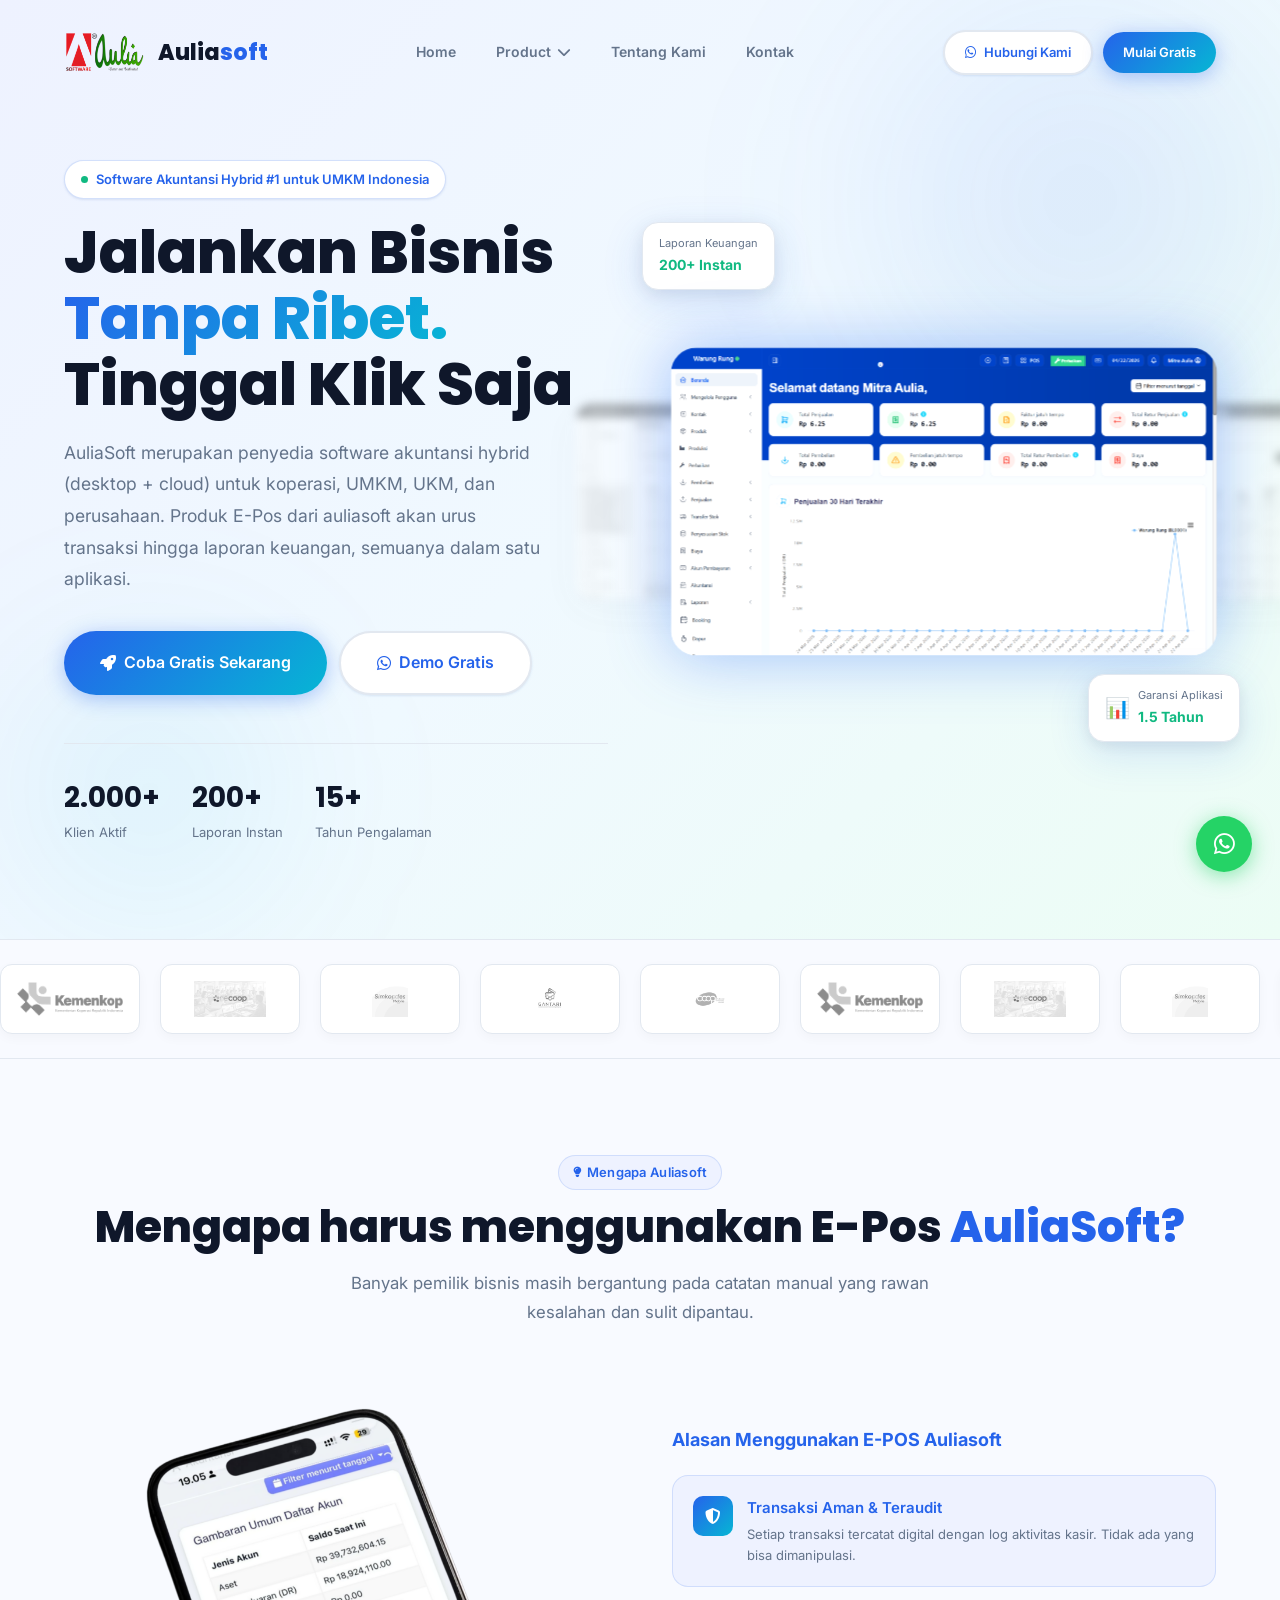
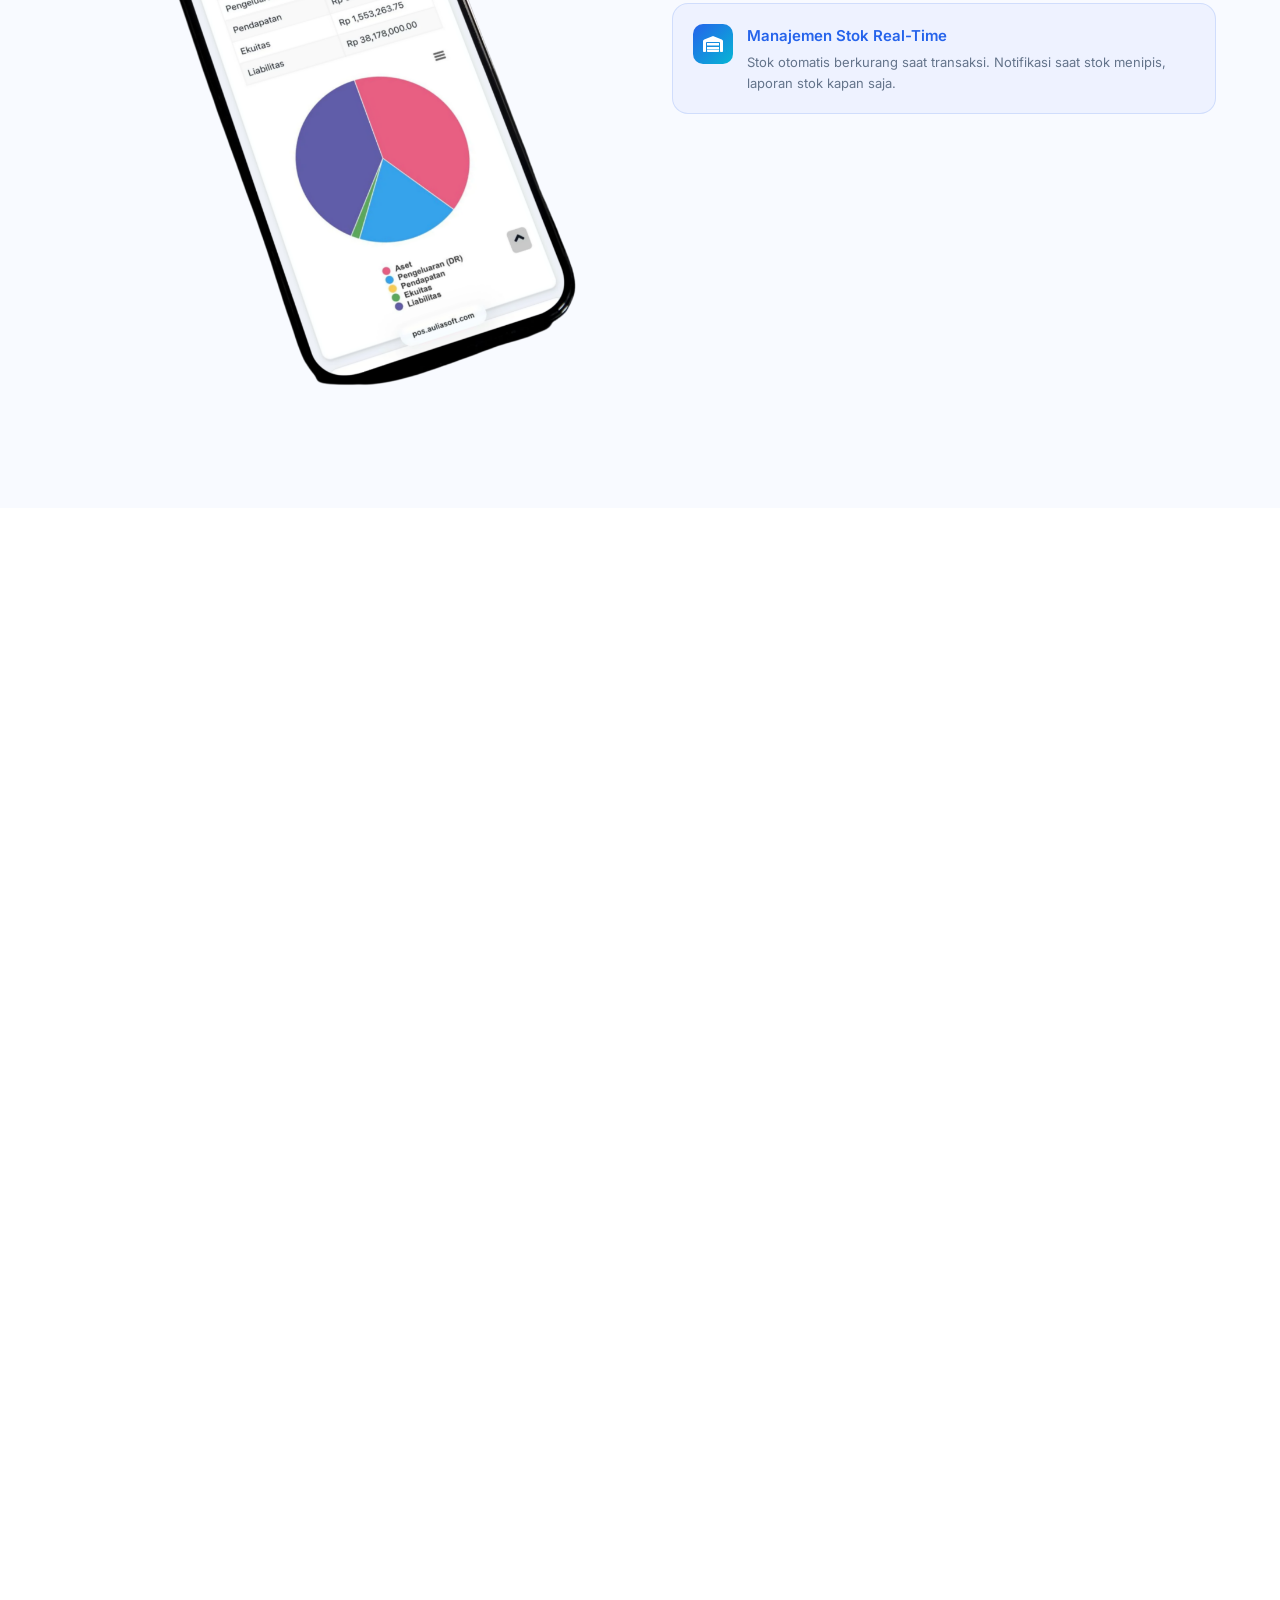
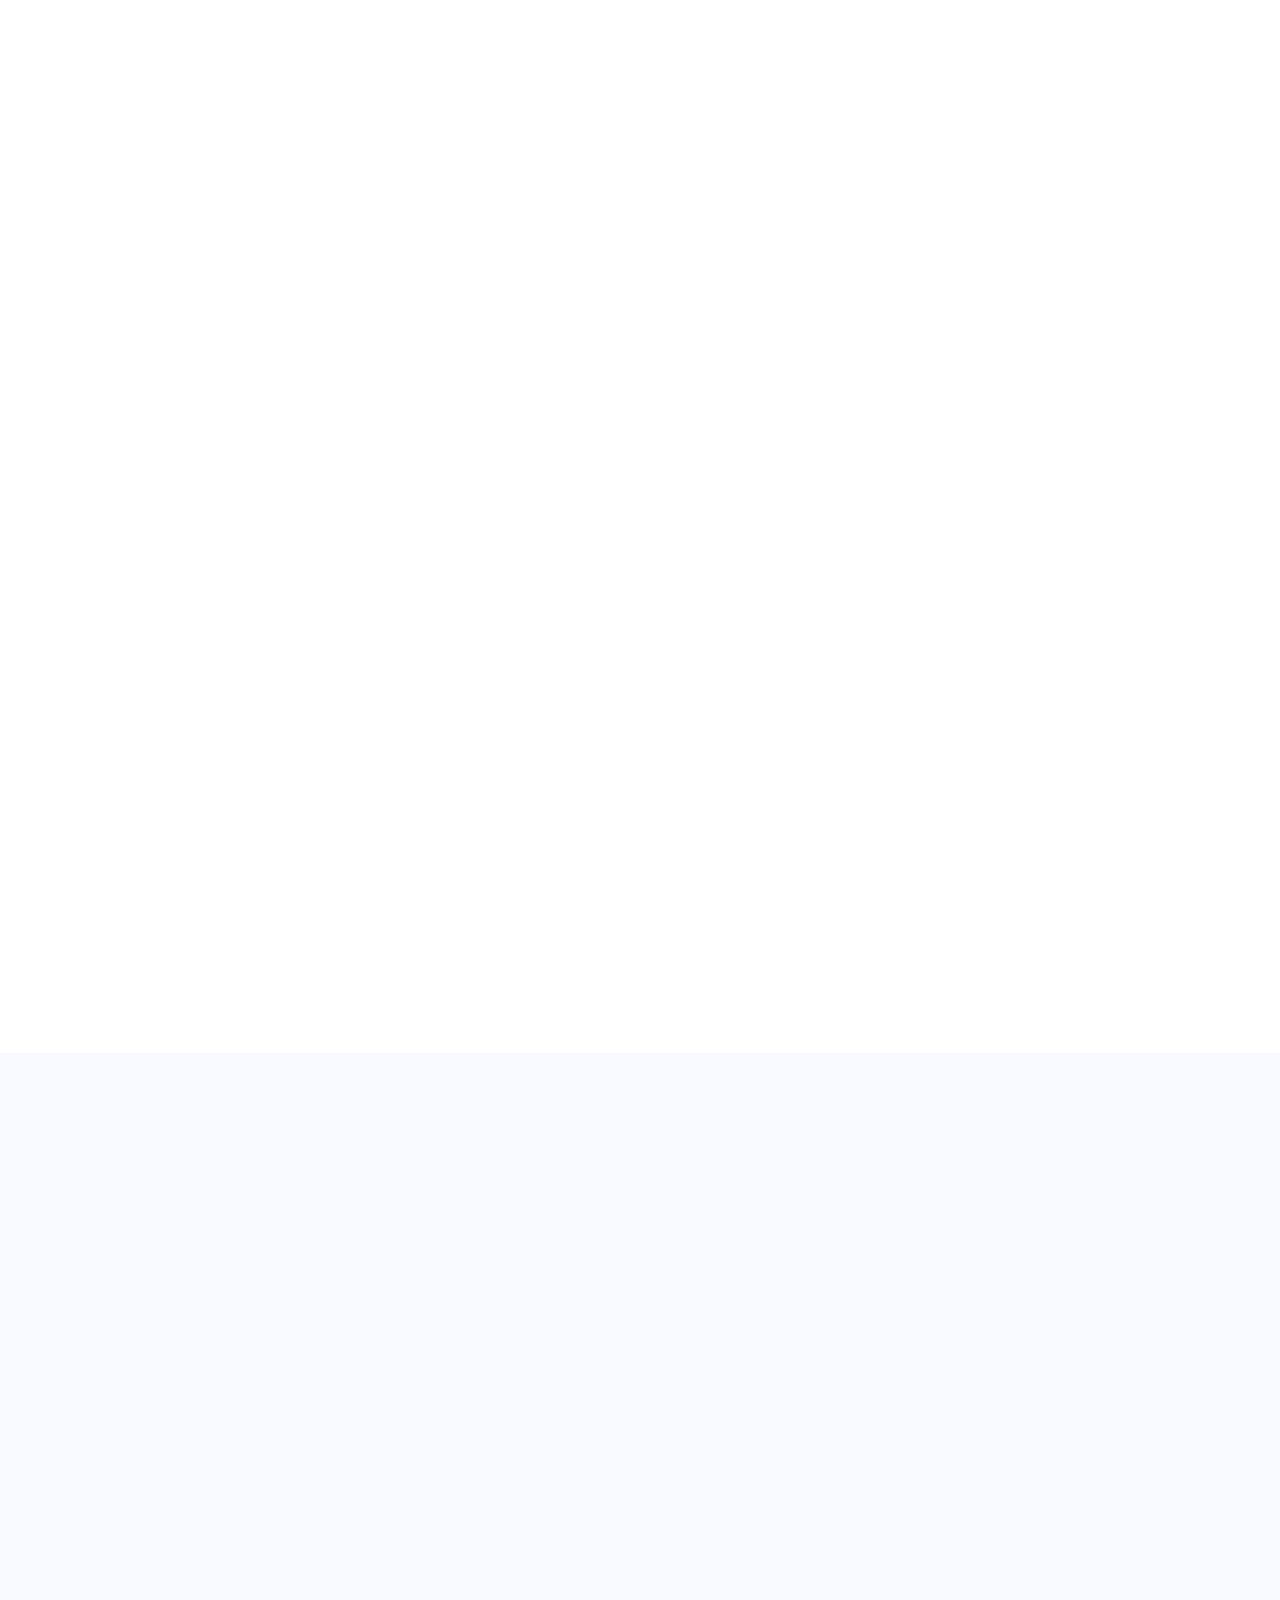
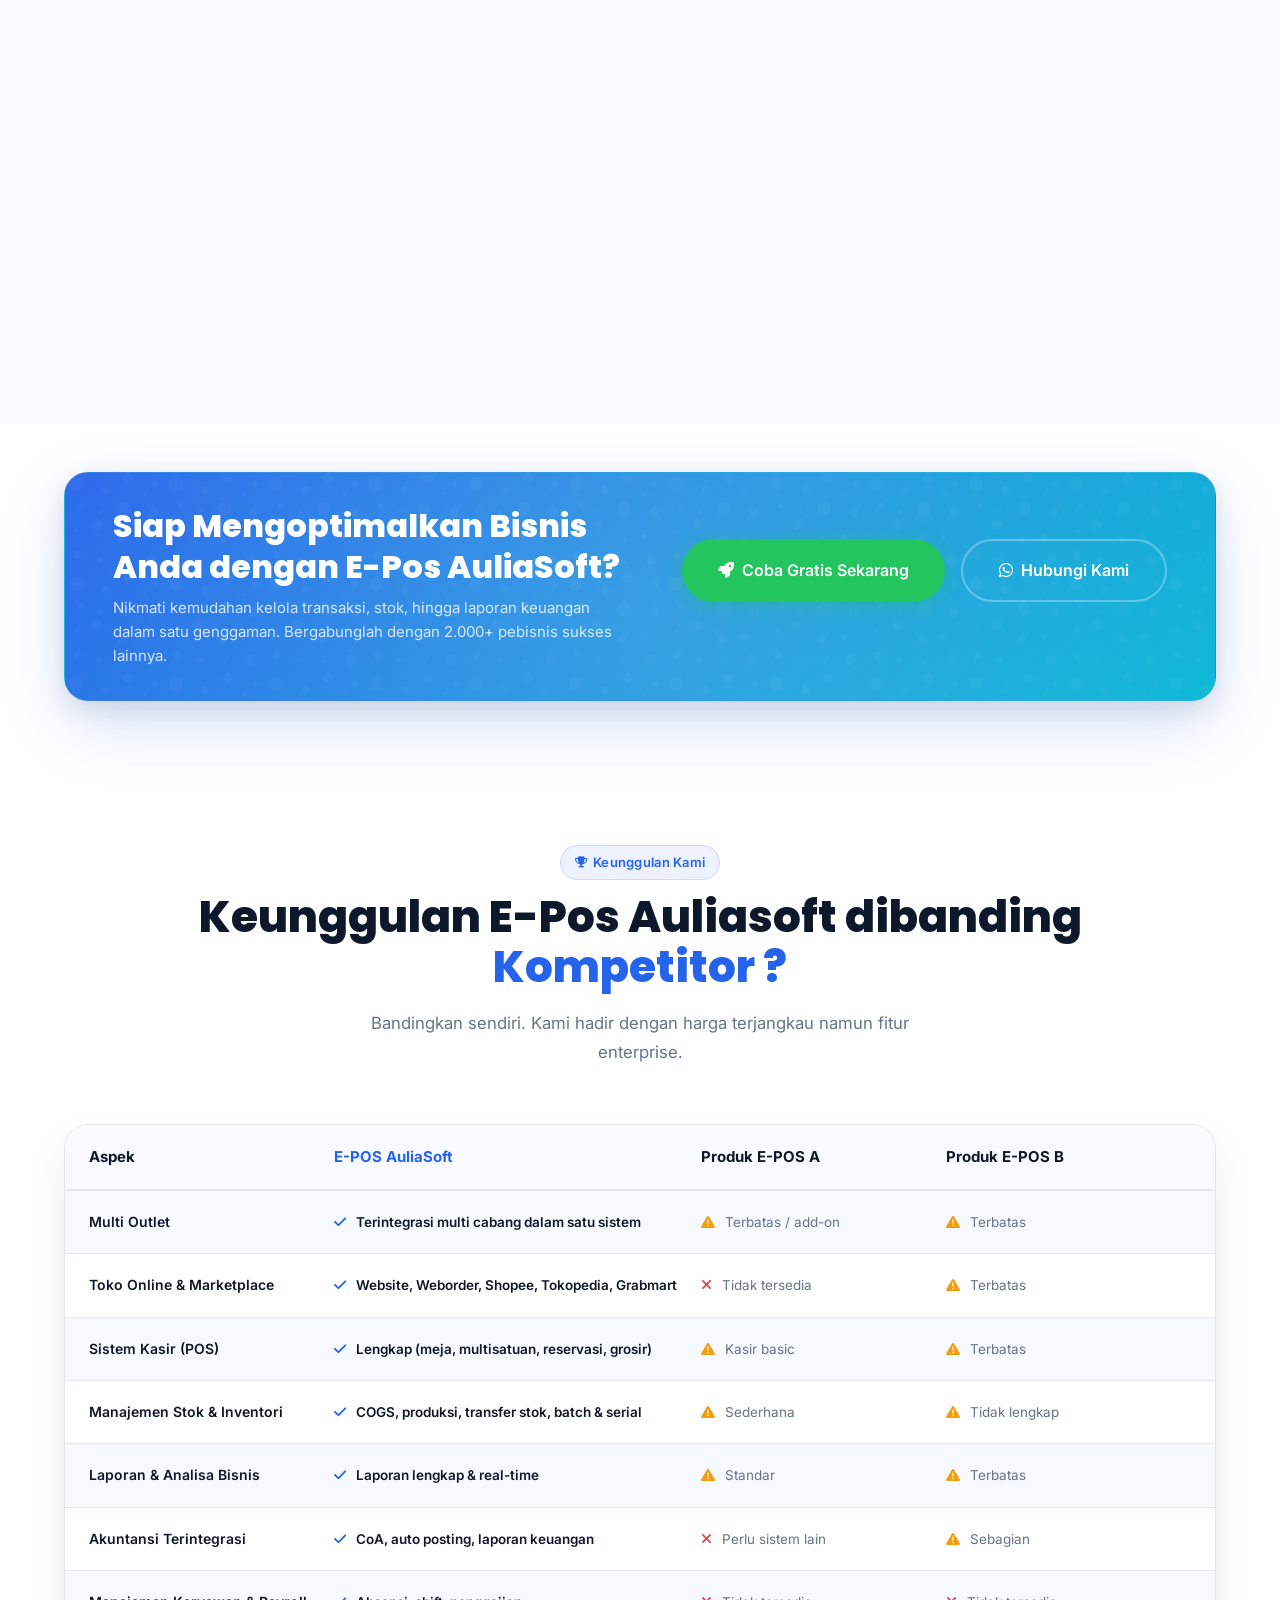
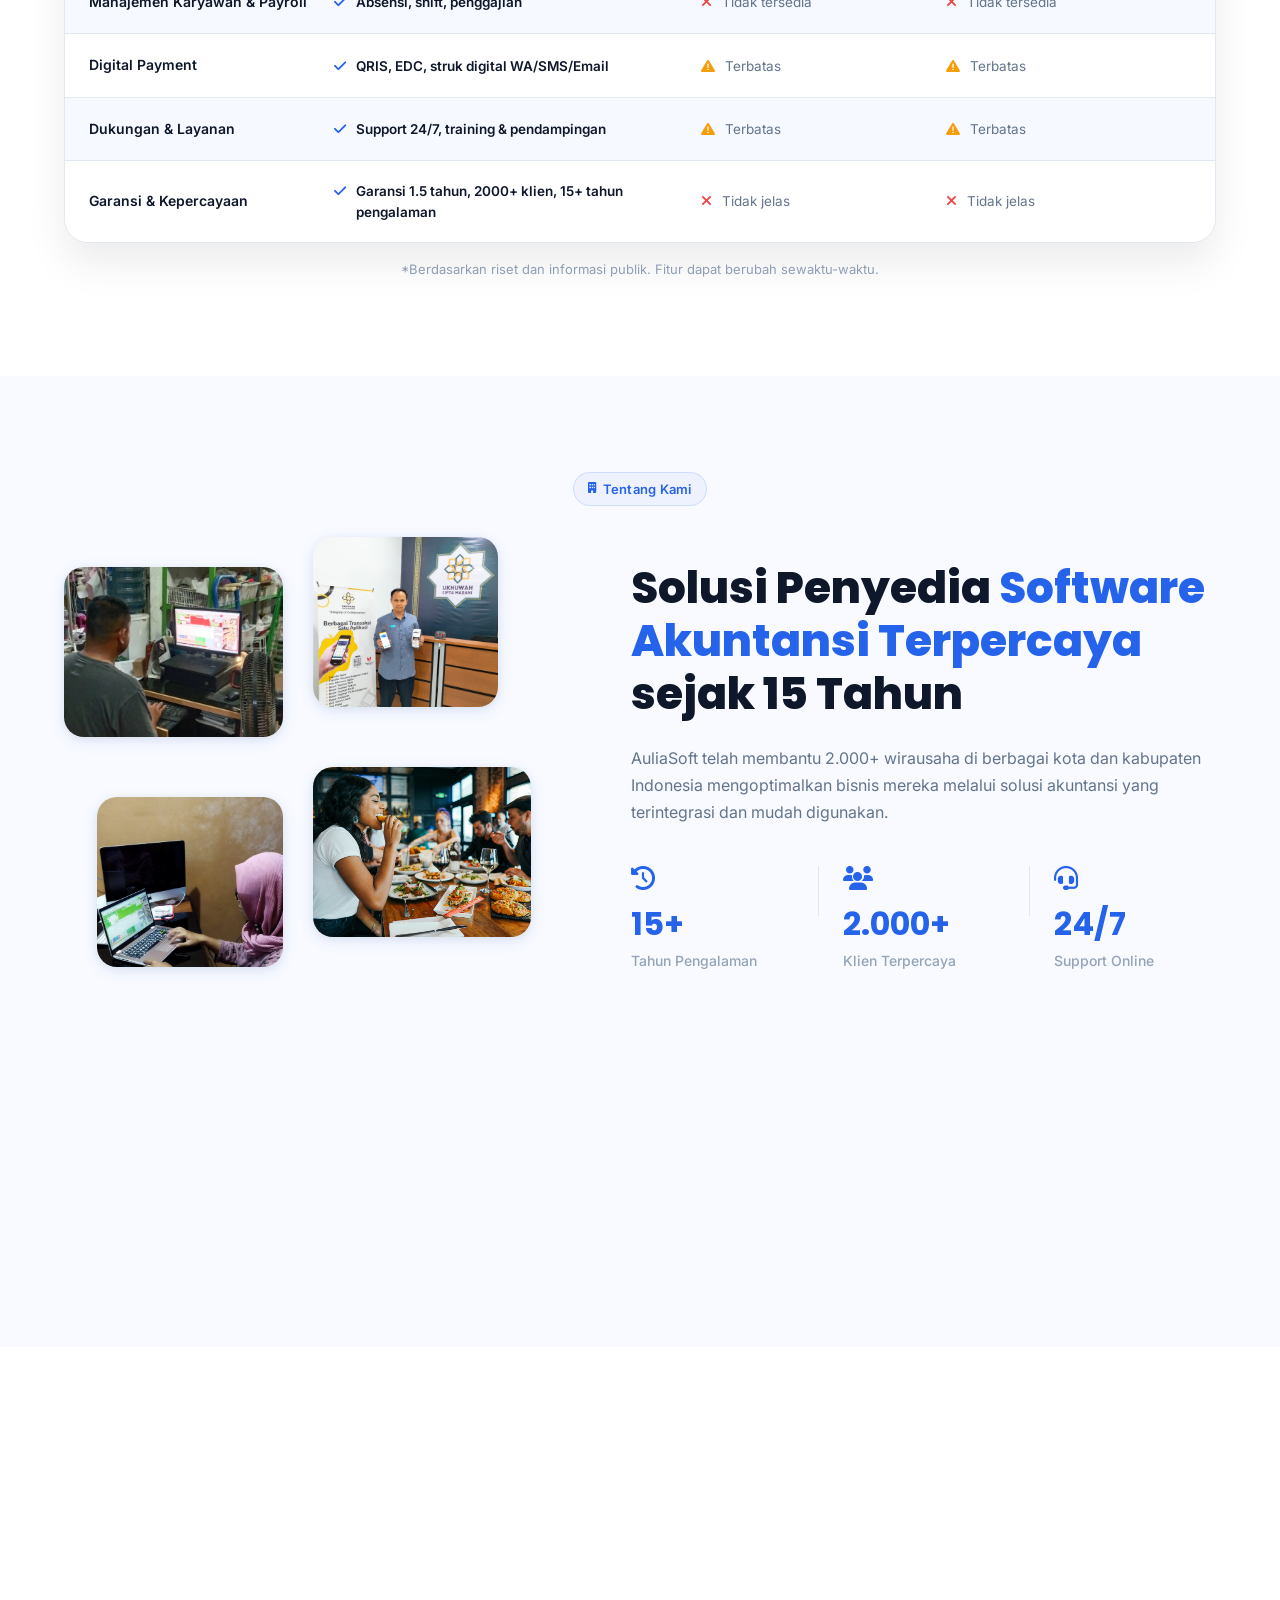
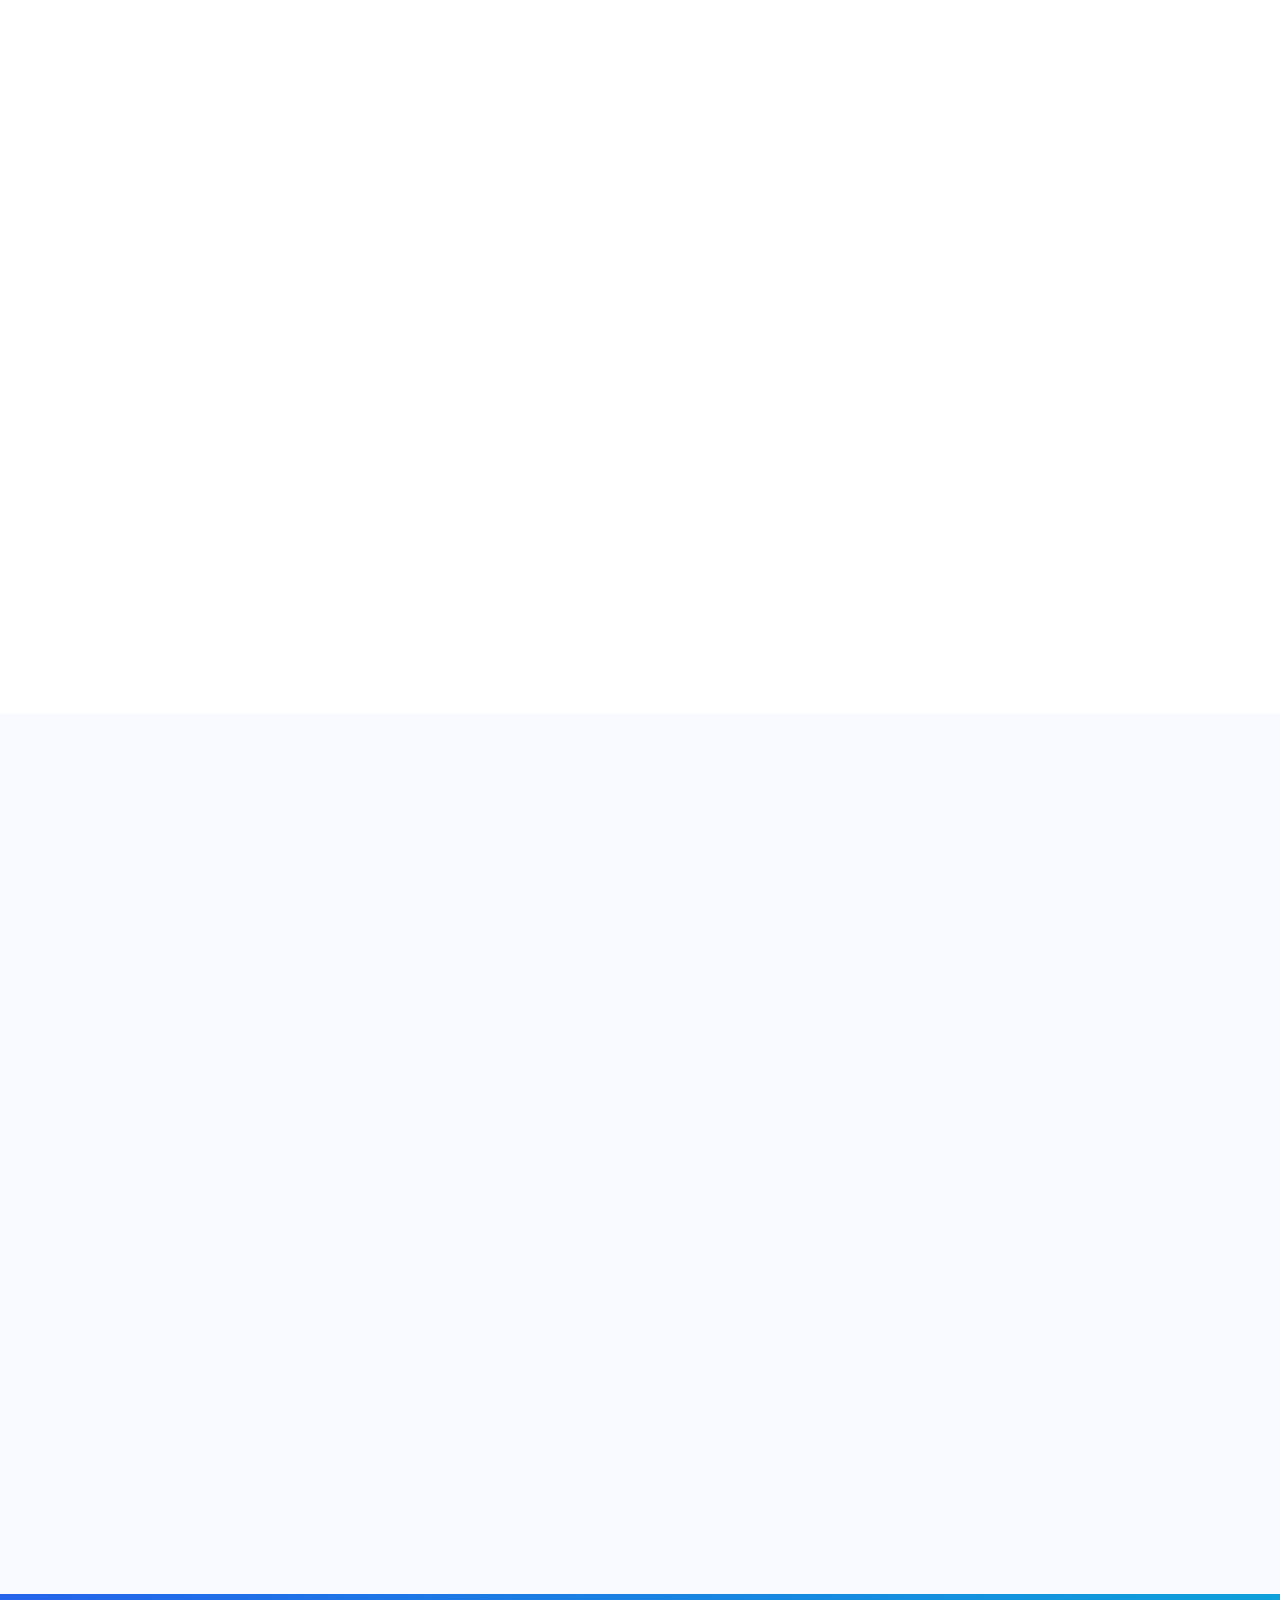
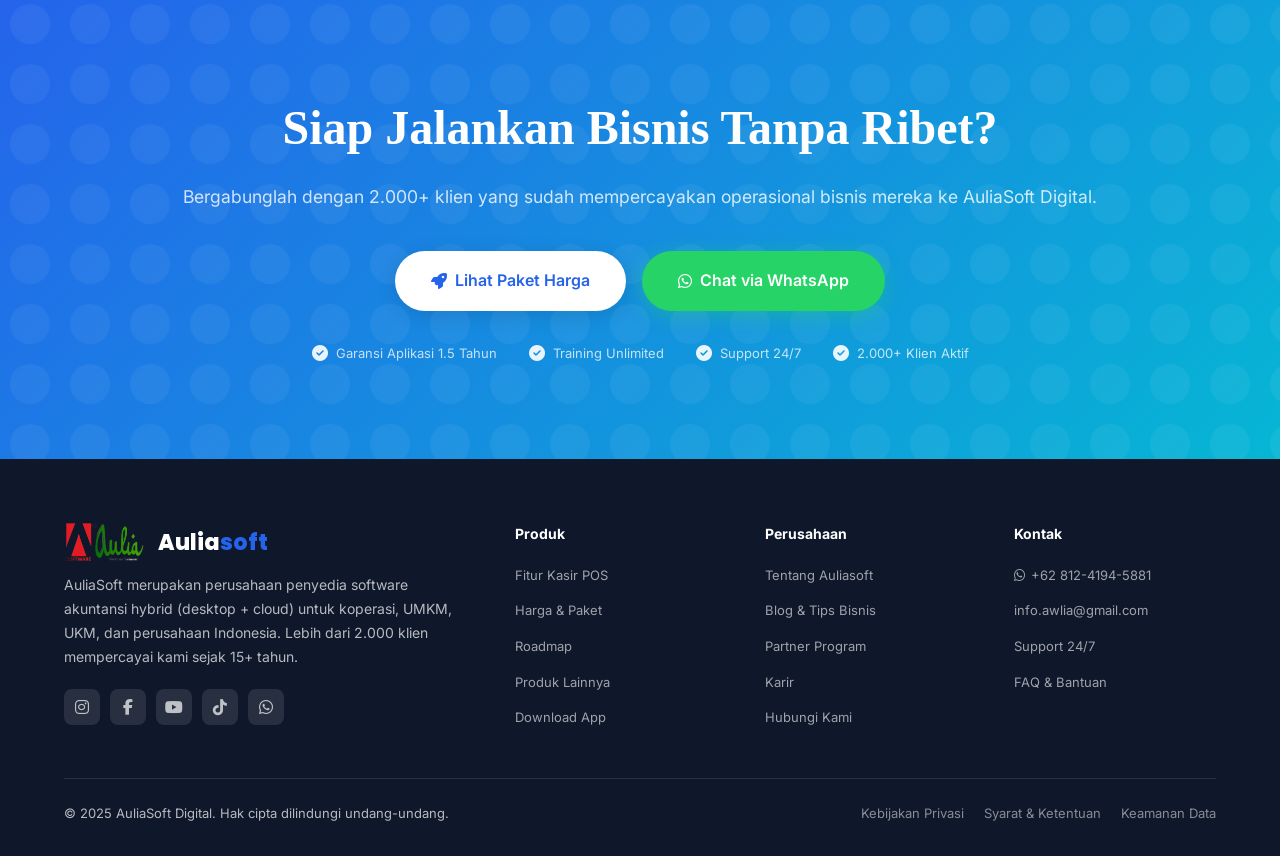
<file: index.html>
<!DOCTYPE html>
<html lang="id">

<head>
    <meta charset="UTF-8">
    <meta name="viewport" content="width=device-width, initial-scale=1.0">
    <title>AuliaSoft Digital – Software Akuntansi Hybrid untuk UMKM & Perusahaan</title>
    <link rel="preconnect" href="https://fonts.googleapis.com">
    <link rel="preconnect" href="https://fonts.gstatic.com" crossorigin>
    <link
        href="https://fonts.googleapis.com/css2?family=Poppins:wght@400;500;600;700;800;900&family=Inter:wght@300;400;500;600&display=swap"
        rel="stylesheet">
    <link rel="stylesheet" href="https://cdnjs.cloudflare.com/ajax/libs/font-awesome/6.5.0/css/all.min.css">
    <link rel="stylesheet" href="style.css">
</head>

<body>

    <!-- NAVBAR -->
    <nav id="navbar">
        <div class="container">
            <div class="nav-inner">
                <a href="#hero" class="nav-logo">
                    <div class="nav-logo-icon">
                        <img src="assets/logo/logo.png" alt="AuliaSoft Logo"
                            onerror="this.style.display='none';this.parentElement.innerHTML='<div style=\'width:38px;height:38px;background:var(--gradient-primary);border-radius:10px;display:flex;align-items:center;justify-content:center;color:white;font-size:18px;\'><i class=\'fa-solid fa-cash-register\'></i></div>';">
                    </div>
                    <div class="nav-logo-text">Aulia<span>soft</span></div>
                </a>
                <ul class="nav-links">
                    <li><a href="index.html">Home</a></li>
                    <li class="nav-dropdown">
                        <a href="javascript:void(0)" class="dropdown-trigger">Product <i
                                class="fa-solid fa-chevron-down"></i></a>
                        <ul class="dropdown-menu">
                            <li><a href="product-detail.html"><i class="fa-solid fa-circle-info"></i> Detail Produk</a>
                            </li>
                            <li><a href="others.html"><i class="fa-solid fa-ellipsis-h"></i> Lainnya</a></li>
                        </ul>
                    </li>
                    <li><a href="about.html">Tentang Kami</a></li>
                    <li><a href="contact.html">Kontak</a></li>
                </ul>
                <div class="nav-cta">
                    <a href="https://wa.me/6281241945881" target="_blank" class="btn btn-outline btn-sm"><i
                            class="fab fa-whatsapp"></i> Hubungi Kami</a>
                    <a href="https://wa.me/6281241945881" target="_blank" class="btn btn-primary btn-sm">Mulai
                        Gratis</a>
                </div>
                <div class="hamburger" onclick="toggleMenu()">
                    <span></span><span></span><span></span>
                </div>
            </div>
        </div>
    </nav>

    <!-- MOBILE MENU -->
    <div id="mobile-menu">
        <a href="index.html" onclick="toggleMenu()">Home</a>
        <div class="mobile-menu-item">
            <span class="mobile-menu-header">Product</span>
            <a href="product-detail.html" onclick="toggleMenu()">Detail Produk</a>
            <a href="others.html" onclick="toggleMenu()">Lainnya</a>
        </div>
        <a href="about.html" onclick="toggleMenu()">Tentang Kami</a>
        <a href="contact.html" onclick="toggleMenu()">Kontak</a>
        <a href="https://wa.me/6281241945881" target="_blank" onclick="toggleMenu()"><i class="fab fa-whatsapp"></i>
            Hubungi Kami</a>
    </div>

    <!-- HERO -->
    <section id="hero">
        <div class="hero-blob hero-blob-1"></div>
        <div class="hero-blob hero-blob-2"></div>
        <div class="container">
            <div class="hero-inner">
                <div class="hero-text reveal">
                    <div class="hero-badge">
                        <span class="dot"></span>
                        <span>Software Akuntansi Hybrid #1 untuk UMKM Indonesia</span>
                    </div>
                    <h1 class="hero-title">
                        Jalankan Bisnis <span class="highlight">Tanpa Ribet.</span> Tinggal Klik Saja
                    </h1>
                    <p class="hero-subtitle">
                        AuliaSoft merupakan penyedia software akuntansi hybrid (desktop + cloud)
                        untuk koperasi, UMKM, UKM, dan
                        perusahaan. Produk E-Pos dari auliasoft akan urus transaksi hingga laporan keuangan, semuanya
                        dalam
                        satu aplikasi.
                    </p>
                    <div class="hero-actions">
                        <a href="#pricing" class="btn btn-primary btn-lg"><i class="fa-solid fa-rocket"></i> Coba Gratis
                            Sekarang</a>
                        <a href="https://wa.me/6281241945881" target="_blank" class="btn btn-outline btn-lg"><i
                                class="fab fa-whatsapp"></i> Demo Gratis</a>
                    </div>
                    <div class="hero-stats">
                        <div>
                            <div class="hero-stat-num">2.000+</div>
                            <div class="hero-stat-label">Klien Aktif</div>
                        </div>
                        <div>
                            <div class="hero-stat-num">200+</div>
                            <div class="hero-stat-label">Laporan Instan</div>
                        </div>
                        <div>
                            <div class="hero-stat-num">15+</div>
                            <div class="hero-stat-label">Tahun Pengalaman</div>
                        </div>
                    </div>
                </div>
                <div class="hero-visual reveal reveal-delay-2">
                    <div class="hero-floating hero-floating-1">
                        <div class="float-label">Laporan Keuangan</div>
                        <div class="float-value" style="color:var(--accent2);">200+ Instan</div>
                    </div>
                    <div class="hero-slider" id="hero-slider">
                        <div class="hero-slide" onclick="switchHero(0)">
                            <img src="assets/images/hero1.png" alt="AuliaSoft Hero 1"
                                onerror="this.src='assets/images/heros.png'">
                        </div>
                        <div class="hero-slide" onclick="switchHero(1)">
                            <img src="assets/images/hero2.png" alt="AuliaSoft Hero 2"
                                onerror="this.src='assets/images/heros.png'">
                        </div>
                        <div class="hero-slide" onclick="switchHero(2)">
                            <img src="assets/images/hero3.png" alt="AuliaSoft Hero 3"
                                onerror="this.src='assets/images/heros.png'">
                        </div>
                    </div>
                    <div class="hero-floating hero-floating-2">
                        <div style="display:flex;align-items:center;gap:8px;">
                            <span class="float-icon">📊</span>
                            <div>
                                <div class="float-label">Garansi Aplikasi</div>
                                <div class="float-value" style="color:var(--accent2);">1.5 Tahun</div>
                            </div>
                        </div>
                    </div>
                </div>
            </div>
        </div>
    </section>

    <!-- TRUST BAR -->
    <section id="trust">
        <div class="marquee-wrapper reveal">
            <!-- Set 1 -->
            <div class="trust-logos">
                <div class="mitra-card"><img src="assets/images/kemenkop.png" alt="Kemenkop"
                        onerror="this.style.display='none';this.parentElement.innerHTML='Kemenkop';"></div>
                <div class="mitra-card"><img src="assets/images/necoop.jpg" alt="Necoop"
                        onerror="this.style.display='none';this.parentElement.innerHTML='Necoop';"></div>
                <div class="mitra-card"><img src="assets/images/simkopdes.png" alt="Simkopdes"
                        onerror="this.style.display='none';this.parentElement.innerHTML='Simkopdes';"></div>
                <div class="mitra-card"><img src="assets/images/gantari.png" alt="Gantari"
                        onerror="this.style.display='none';this.parentElement.innerHTML='Gantari';"></div>
                <div class="mitra-card"><img src="assets/images/cooplink.png" alt="Cooplink"
                        onerror="this.style.display='none';this.parentElement.innerHTML='Cooplink';"></div>
            </div>
            <!-- Set 2 -->
            <div class="trust-logos">
                <div class="mitra-card"><img src="assets/images/kemenkop.png" alt="Kemenkop"
                        onerror="this.style.display='none';this.parentElement.innerHTML='Kemenkop';"></div>
                <div class="mitra-card"><img src="assets/images/necoop.jpg" alt="Necoop"
                        onerror="this.style.display='none';this.parentElement.innerHTML='Necoop';"></div>
                <div class="mitra-card"><img src="assets/images/simkopdes.png" alt="Simkopdes"
                        onerror="this.style.display='none';this.parentElement.innerHTML='Simkopdes';"></div>
                <div class="mitra-card"><img src="assets/images/gantari.png" alt="Gantari"
                        onerror="this.style.display='none';this.parentElement.innerHTML='Gantari';"></div>
                <div class="mitra-card"><img src="assets/images/cooplink.png" alt="Cooplink"
                        onerror="this.style.display='none';this.parentElement.innerHTML='Cooplink';"></div>
            </div>
            <!-- Set 3 -->
            <div class="trust-logos">
                <div class="mitra-card"><img src="assets/images/kemenkop.png" alt="Kemenkop"
                        onerror="this.style.display='none';this.parentElement.innerHTML='Kemenkop';"></div>
                <div class="mitra-card"><img src="assets/images/necoop.jpg" alt="Necoop"
                        onerror="this.style.display='none';this.parentElement.innerHTML='Necoop';"></div>
                <div class="mitra-card"><img src="assets/images/simkopdes.png" alt="Simkopdes"
                        onerror="this.style.display='none';this.parentElement.innerHTML='Simkopdes';"></div>
                <div class="mitra-card"><img src="assets/images/gantari.png" alt="Gantari"
                        onerror="this.style.display='none';this.parentElement.innerHTML='Gantari';"></div>
                <div class="mitra-card"><img src="assets/images/cooplink.png" alt="Cooplink"
                        onerror="this.style.display='none';this.parentElement.innerHTML='Cooplink';"></div>
            </div>
            <!-- Set 4 -->
            <div class="trust-logos">
                <div class="mitra-card"><img src="assets/images/kemenkop.png" alt="Kemenkop"
                        onerror="this.style.display='none';this.parentElement.innerHTML='Kemenkop';"></div>
                <div class="mitra-card"><img src="assets/images/necoop.jpg" alt="Necoop"
                        onerror="this.style.display='none';this.parentElement.innerHTML='Necoop';"></div>
                <div class="mitra-card"><img src="assets/images/simkopdes.png" alt="Simkopdes"
                        onerror="this.style.display='none';this.parentElement.innerHTML='Simkopdes';"></div>
                <div class="mitra-card"><img src="assets/images/gantari.png" alt="Gantari"
                        onerror="this.style.display='none';this.parentElement.innerHTML='Gantari';"></div>
                <div class="mitra-card"><img src="assets/images/cooplink.png" alt="Cooplink"
                        onerror="this.style.display='none';this.parentElement.innerHTML='Cooplink';"></div>
            </div>
            <!-- Set 5 -->
            <div class="trust-logos">
                <div class="mitra-card"><img src="assets/images/kemenkop.png" alt="Kemenkop"
                        onerror="this.style.display='none';this.parentElement.innerHTML='Kemenkop';"></div>
                <div class="mitra-card"><img src="assets/images/necoop.jpg" alt="Necoop"
                        onerror="this.style.display='none';this.parentElement.innerHTML='Necoop';"></div>
                <div class="mitra-card"><img src="assets/images/simkopdes.png" alt="Simkopdes"
                        onerror="this.style.display='none';this.parentElement.innerHTML='Simkopdes';"></div>
                <div class="mitra-card"><img src="assets/images/gantari.png" alt="Gantari"
                        onerror="this.style.display='none';this.parentElement.innerHTML='Gantari';"></div>
                <div class="mitra-card"><img src="assets/images/cooplink.png" alt="Cooplink"
                        onerror="this.style.display='none';this.parentElement.innerHTML='Cooplink';"></div>
            </div>
            <!-- Set 6 -->
            <div class="trust-logos">
                <div class="mitra-card"><img src="assets/images/kemenkop.png" alt="Kemenkop"
                        onerror="this.style.display='none';this.parentElement.innerHTML='Kemenkop';"></div>
                <div class="mitra-card"><img src="assets/images/necoop.jpg" alt="Necoop"
                        onerror="this.style.display='none';this.parentElement.innerHTML='Necoop';"></div>
                <div class="mitra-card"><img src="assets/images/simkopdes.png" alt="Simkopdes"
                        onerror="this.style.display='none';this.parentElement.innerHTML='Simkopdes';"></div>
                <div class="mitra-card"><img src="assets/images/gantari.png" alt="Gantari"
                        onerror="this.style.display='none';this.parentElement.innerHTML='Gantari';"></div>
                <div class="mitra-card"><img src="assets/images/cooplink.png" alt="Cooplink"
                        onerror="this.style.display='none';this.parentElement.innerHTML='Cooplink';"></div>
            </div>
        </div>
    </section>

    <!-- PROBLEM & SOLUTION -->
    <section id="problem" class="section">
        <div class="container">
            <div class="section-header center reveal">
                <div class="tag"><i class="fa-solid fa-lightbulb"></i> Mengapa Auliasoft</div>
                <h2 class="section-title" style="margin-top:12px">Mengapa harus menggunakan E-Pos <span>
                        AuliaSoft?</span>
                </h2>
                <p class="section-subtitle">Banyak pemilik bisnis masih bergantung pada catatan manual yang rawan
                    kesalahan dan sulit dipantau.</p>
            </div>
            <div class="problem-grid">
                <img src="assets/images/side.png" alt="Auliasoft POS Mockup" class="reveal"
                    style="max-width:100%; height:auto; display:block; margin: 0 auto;"
                    onerror="this.style.display='none';">
                <div>
                    <h3 style="font-size:18px;font-weight:700;margin-bottom:20px;color:var(--primary);">Alasan
                        Menggunakan
                        E-POS Auliasoft </h3>
                    <div class="solution-cards">
                        <div class="solution-item reveal">
                            <div class="solution-icon"><i class="fa-solid fa-shield-halved"></i></div>
                            <div>
                                <div class="solution-title">Transaksi Aman & Teraudit</div>
                                <div class="solution-desc">Setiap transaksi tercatat digital dengan log aktivitas kasir.
                                    Tidak ada yang bisa dimanipulasi.</div>
                            </div>
                        </div>
                        <div class="solution-item reveal reveal-delay-1">
                            <div class="solution-icon"><i class="fa-solid fa-warehouse"></i></div>
                            <div>
                                <div class="solution-title">Manajemen Stok Real-Time</div>
                                <div class="solution-desc">Stok otomatis berkurang saat transaksi. Notifikasi saat stok
                                    menipis, laporan stok kapan saja.</div>
                            </div>
                        </div>
                        <div class="solution-item reveal reveal-delay-2">
                            <div class="solution-icon"><i class="fa-solid fa-chart-line"></i></div>
                            <div>
                                <div class="solution-title">Laporan Otomatis 1 Klik</div>
                                <div class="solution-desc">Laporan harian, mingguan, bulanan langsung tersedia. Bisa
                                    diexport ke PDF/Excel kapan saja.</div>
                            </div>
                        </div>
                        <div class="solution-item reveal reveal-delay-3">
                            <div class="solution-icon"><i class="fa-solid fa-bolt"></i></div>
                            <div>
                                <div class="solution-title">Transaksi Super Cepat</div>
                                <div class="solution-desc">Input produk dengan barcode scanner, pencarian cepat, antrian
                                    berkurang drastis.</div>
                            </div>
                        </div>
                    </div>
                </div>
            </div>
        </div>
    </section>

    <!-- FEATURES -->
    <section id="features" class="section">
        <div class="container">
            <div class="section-header center reveal">
                <div class="tag"><i class="fa-solid fa-star"></i> Fitur Unggulan</div>
                <h2 class="section-title" style="margin-top:12px">Fitur utama menggunakan <span><br>E-Pos
                        AuliaSoft</span></h2>
                <p class="section-subtitle">Dari transaksi sederhana hingga manajemen multi-outlet. Auliasoft POS hadir
                    dengan fitur lengkap.</p>
            </div>
            <div class="features-grid">
                <div class="feature-card reveal" data-hover-img="assets/images/pembayaran.png">
                    <div class="feature-card-icon" style="background:#EFF6FF;color:#2563EB"><i
                            class="fa-solid fa-credit-card"></i></div>
                    <div class="feature-card-title">Pembayaran</div>
                    <div class="feature-card-desc">Kelola proses pembayaran transaksi dengan berbagai metode dalam satu
                        sistem terintegrasi.</div>
                    <div class="feature-card-action">Detail... <i class="fa-solid fa-arrow-right"></i></div>
                </div>
                <div class="feature-card reveal reveal-delay-1" data-hover-img="assets/images/kontak.png">
                    <div class="feature-card-icon" style="background:#FDF4FF;color:#9333EA"><i
                            class="fa-solid fa-address-book"></i></div>
                    <div class="feature-card-title">Kontak</div>
                    <div class="feature-card-desc">Kelola pemasok, pelanggan, grup pelanggan, serta impor data kontak
                        dengan mudah.</div>
                    <div class="feature-card-action">Detail... <i class="fa-solid fa-arrow-right"></i></div>
                </div>
                <div class="feature-card reveal reveal-delay-2" data-hover-img="assets/images/produk.png">
                    <div class="feature-card-icon" style="background:#F0FDF4;color:#16A34A"><i
                            class="fa-solid fa-box-open"></i></div>
                    <div class="feature-card-title">Produk</div>
                    <div class="feature-card-desc">Kelola daftar produk, tambah produk baru, atur harga, cetak label,
                        dan tentukan varian produk.</div>
                    <div class="feature-card-action">Detail... <i class="fa-solid fa-arrow-right"></i></div>
                </div>
                <div class="feature-card reveal" data-hover-img="assets/images/pembelian.png">
                    <div class="feature-card-icon" style="background:#FFF7ED;color:#EA580C"><i
                            class="fa-solid fa-cart-shopping"></i></div>
                    <div class="feature-card-title">Pembelian</div>
                    <div class="feature-card-desc">Kelola pesanan pembelian, daftar pembelian, serta pencatatan
                        transaksi pembelian.</div>
                    <div class="feature-card-action">Detail... <i class="fa-solid fa-arrow-right"></i></div>
                </div>
                <div class="feature-card reveal reveal-delay-1" data-hover-img="assets/images/penjualan.png">
                    <div class="feature-card-icon" style="background:#F0F9FF;color:#0284C7"><i
                            class="fa-solid fa-cash-register"></i></div>
                    <div class="feature-card-title">Penjualan</div>
                    <div class="feature-card-desc">Kelola semua transaksi penjualan, daftar penjualan, diskon,
                        pengiriman, hingga impor data penjualan.</div>
                    <div class="feature-card-action">Detail... <i class="fa-solid fa-arrow-right"></i></div>
                </div>
                <div class="feature-card reveal reveal-delay-2" data-hover-img="assets/images/biaya.png">
                    <div class="feature-card-icon" style="background:#FEF2F2;color:#DC2626"><i
                            class="fa-solid fa-money-bill-transfer"></i></div>
                    <div class="feature-card-title">Biaya</div>
                    <div class="feature-card-desc">Catat dan kelola berbagai pengeluaran bisnis beserta kategorinya
                        secara terstruktur.</div>
                    <div class="feature-card-action">Detail... <i class="fa-solid fa-arrow-right"></i></div>
                </div>
                <div class="feature-card reveal" data-hover-img="assets/images/aruskas.png">
                    <div class="feature-card-icon" style="background:#ECFDF5;color:#059669"><i
                            class="fa-solid fa-money-bill-trend-up"></i></div>
                    <div class="feature-card-title">Arus Kas & Akun Pembayaran</div>
                    <div class="feature-card-desc">Pantau keuangan melalui balance sheet, trial balance, dan laporan
                        arus kas secara terintegrasi.</div>
                    <div class="feature-card-action">Detail... <i class="fa-solid fa-arrow-right"></i></div>
                </div>
                <div class="feature-card reveal reveal-delay-1" data-hover-img="assets/images/akuntansi.png">
                    <div class="feature-card-icon" style="background:#FAF5FF;color:#7E22CE"><i
                            class="fa-solid fa-calculator"></i></div>
                    <div class="feature-card-title">Akuntansi</div>
                    <div class="feature-card-desc">Kelola pencatatan keuangan bisnis secara otomatis dan sistematis.
                    </div>
                    <div class="feature-card-action">Detail... <i class="fa-solid fa-arrow-right"></i></div>
                </div>
                <div class="feature-card reveal reveal-delay-2" data-hover-img="assets/images/laporan.png">
                    <div class="feature-card-icon" style="background:#FFFBEB;color:#D97706"><i
                            class="fa-solid fa-chart-pie"></i></div>
                    <div class="feature-card-title">Laporan</div>
                    <div class="feature-card-desc">Akses laporan lengkap seperti laba rugi, penjualan, pembelian, pajak,
                        pelanggan, pemasok, dan stok barang.</div>
                    <div class="feature-card-action">Detail... <i class="fa-solid fa-arrow-right"></i></div>
                </div>
            </div>
            <!-- Product showcase image -->
            <div class="reveal"
                style="margin-top:56px;border-radius:var(--radius-xl);overflow:hidden;box-shadow:var(--shadow-xl);border:1px solid var(--border);">
                <img src="assets/images/product.png" alt="AuliaSoft Product Showcase"
                    style="width:100%;height:auto;display:block;" onerror="this.style.display='none';">
            </div>
        </div>
    </section>
    <section id="usecases" class="section">
        <div class="container">
            <div class="section-header center reveal">
                <div class="tag"><i class="fa-solid fa-building"></i> Siapa yang Menggunakannya?</div>
                <h2 class="section-title" style="margin-top:12px">Satu Aplikasi untuk <span>Berbagai Jenis Bisnis</span>
                </h2>
                <p class="section-subtitle">Auliasoft POS fleksibel dan dapat dikonfigurasi sesuai kebutuhan unik bisnis
                    Anda.</p>
            </div>
            <div class="usecases-container">
                <div class="usecases-left reveal">
                    <div class="usecases-image-circle" id="usecase-circle" style="background:#EF4444;">
                        <img src="assets/images/restaurant.jpg" alt="Warung & Rumah Makan"
                            class="usecase-img-layer active" data-index="0" onerror="this.style.display='none';">
                        <img src="assets/images/retail.jpg" alt="Toko Retail & Minimarket" class="usecase-img-layer"
                            data-index="1" onerror="this.style.display='none';">
                        <img src="assets/images/salon.jpg" alt="Salon, Barber & Spa" class="usecase-img-layer"
                            data-index="2" onerror="this.style.display='none';">
                        <img src="assets/images/fashion.jpg" alt="Fashion & Butik" class="usecase-img-layer"
                            data-index="3" onerror="this.style.display='none';">
                        <img src="assets/images/apotek.jpg" alt="Apotek & Klinik" class="usecase-img-layer"
                            data-index="4" onerror="this.style.display='none';">
                    </div>
                </div>
                <div class="usecases-right reveal reveal-delay-1" id="usecase-tabs">
                    <!-- Tab 1 -->
                    <div class="usecase-tab active" data-index="0" data-img="assets/images/restaurant.jpg"
                        data-color="#EF4444" onclick="switchUsecase(0)">
                        <div class="usecase-tab-header">
                            <i class="fa-solid fa-utensils"></i> Restoran & Kafe
                        </div>
                        <div class="usecase-tab-content">
                            <p>Kelola menu, pesanan meja, dan split bill dengan mudah. Tampilan KDS (Kitchen Display)
                                untuk dapur agar operasional lebih lancar.</p>
                            <a href="https://wa.me/6281241945881?text=Halo%20AuliaSoft,%20saya%20tertarik%20dengan%20E-POS%20untuk%20Restoran."
                                target="_blank" class="usecase-btn">Lebih detail</a>
                        </div>
                    </div>
                    <!-- Tab 2 -->
                    <div class="usecase-tab" data-index="1" data-img="assets/images/retail.jpg" data-color="#3B82F6"
                        onclick="switchUsecase(1)">
                        <div class="usecase-tab-header">
                            <i class="fa-solid fa-store"></i> Toko Retail & Minimarket
                        </div>
                        <div class="usecase-tab-content">
                            <p>Manajemen ribuan SKU, supplier, pembelian otomatis saat stok tipis, dan laporan margin
                                produk secara real-time.</p>
                            <a href="https://wa.me/6281241945881?text=Halo%20AuliaSoft,%20saya%20tertarik%20dengan%20E-POS%20untuk%20Retail."
                                target="_blank" class="usecase-btn">Lebih detail</a>
                        </div>
                    </div>
                    <!-- Tab 3 -->
                    <div class="usecase-tab" data-index="2" data-img="assets/images/salon.jpg" data-color="#EC4899"
                        onclick="switchUsecase(2)">
                        <div class="usecase-tab-header">
                            <i class="fa-solid fa-scissors"></i> Salon, Barber & Spa
                        </div>
                        <div class="usecase-tab-content">
                            <p>Booking jadwal, penugasan terapis, paket layanan, dan program loyalitas pelanggan setia
                                untuk meningkatkan retensi.</p>
                            <a href="https://wa.me/6281241945881?text=Halo%20AuliaSoft,%20saya%20tertarik%20dengan%20E-POS%20untuk%20Salon."
                                target="_blank" class="usecase-btn">Lebih detail</a>
                        </div>
                    </div>
                    <!-- Tab 4 -->
                    <div class="usecase-tab" data-index="3" data-img="assets/images/fashion.jpg" data-color="#F43F5E"
                        onclick="switchUsecase(3)">
                        <div class="usecase-tab-header">
                            <i class="fa-solid fa-shirt"></i> Fashion & Butik
                        </div>
                        <div class="usecase-tab-content">
                            <p>Produk dengan varian (ukuran/warna), foto produk, konsinyasi, dan integrasi inventory
                                toko secara presisi.</p>
                            <a href="https://wa.me/6281241945881?text=Halo%20AuliaSoft,%20saya%20tertarik%20dengan%20E-POS%20untuk%20Fashion."
                                target="_blank" class="usecase-btn">Lebih detail</a>
                        </div>
                    </div>
                    <!-- Tab 5 -->
                    <div class="usecase-tab" data-index="4" data-img="assets/images/apotek.jpg" data-color="#10B981"
                        onclick="switchUsecase(4)">
                        <div class="usecase-tab-header">
                            <i class="fa-solid fa-pills"></i> Apotek & Klinik
                        </div>
                        <div class="usecase-tab-content">
                            <p>Manajemen obat dengan expired date, batch number, resep dokter, dan pengaturan harga
                                khusus yang akurat.</p>
                            <a href="https://wa.me/6281241945881?text=Halo%20AuliaSoft,%20saya%20tertarik%20dengan%20E-POS%20untuk%20Apotek."
                                target="_blank" class="usecase-btn">Lebih detail</a>
                        </div>
                    </div>
                </div>
            </div>
        </div>
    </section>

    <!-- MID-PAGE CTA -->
    <section id="mid-cta" class="section-sm">
        <div class="container">
            <div class="cta-card reveal">
                <div class="cta-card-content">
                    <h2 class="cta-headline">Siap Mengoptimalkan Bisnis Anda dengan <span>E-Pos AuliaSoft?</span></h2>
                    <p class="cta-text">Nikmati kemudahan kelola transaksi, stok, hingga laporan keuangan dalam satu
                        genggaman. Bergabunglah dengan 2.000+ pebisnis sukses lainnya.</p>
                </div>
                <div class="cta-actions">
                    <a href="https://wa.me/6281241945881" target="_blank" class="btn btn-success btn-lg">
                        <i class="fa-solid fa-rocket"></i> Coba Gratis Sekarang
                    </a>
                    <a href="https://wa.me/6281241945881" target="_blank" class="btn btn-outline-white btn-lg">
                        <i class="fab fa-whatsapp"></i> Hubungi Kami
                    </a>
                </div>
            </div>
        </div>
    </section>

    <!-- COMPARISON -->
    <section id="comparison" class="section">
        <div class="container">
            <div class="section-header center reveal">
                <div class="tag"><i class="fa-solid fa-trophy"></i> Keunggulan Kami</div>
                <h2 class="section-title" style="margin-top:12px">Keunggulan E-Pos Auliasoft dibanding
                    <span>Kompetitor ?</span>
                </h2>
                <p class="section-subtitle">Bandingkan sendiri. Kami hadir dengan harga terjangkau namun fitur
                    enterprise.</p>
            </div>
            <div class="table-responsive reveal">
                <div class="comparison-table">
                    <div class="comp-header">
                        <div class="comp-header-item">Aspek</div>
                        <div class="comp-header-item highlight">E-POS AuliaSoft</div>
                        <div class="comp-header-item">Produk E-POS A</div>
                        <div class="comp-header-item">Produk E-POS B</div>
                    </div>
                    <div class="comp-row comp-highlight">
                        <div class="comp-feature">Multi Outlet</div>
                        <div class="comp-cell highlight-col"><i class="fa-solid fa-check yes"></i> <span>Terintegrasi
                                multi cabang dalam satu sistem</span></div>
                        <div class="comp-cell"><i class="fa-solid fa-triangle-exclamation partial"></i> <span>Terbatas /
                                add-on</span></div>
                        <div class="comp-cell"><i class="fa-solid fa-triangle-exclamation partial"></i>
                            <span>Terbatas</span>
                        </div>
                    </div>
                    <div class="comp-row">
                        <div class="comp-feature">Toko Online & Marketplace</div>
                        <div class="comp-cell highlight-col"><i class="fa-solid fa-check yes"></i> <span>Website,
                                Weborder, Shopee, Tokopedia, Grabmart</span></div>
                        <div class="comp-cell"><i class="fa-solid fa-xmark no"></i> <span>Tidak tersedia</span></div>
                        <div class="comp-cell"><i class="fa-solid fa-triangle-exclamation partial"></i>
                            <span>Terbatas</span>
                        </div>
                    </div>
                    <div class="comp-row comp-highlight">
                        <div class="comp-feature">Sistem Kasir (POS)</div>
                        <div class="comp-cell highlight-col"><i class="fa-solid fa-check yes"></i> <span>Lengkap (meja,
                                multisatuan, reservasi, grosir)</span></div>
                        <div class="comp-cell"><i class="fa-solid fa-triangle-exclamation partial"></i> <span>Kasir
                                basic</span></div>
                        <div class="comp-cell"><i class="fa-solid fa-triangle-exclamation partial"></i>
                            <span>Terbatas</span>
                        </div>
                    </div>
                    <div class="comp-row">
                        <div class="comp-feature">Manajemen Stok & Inventori</div>
                        <div class="comp-cell highlight-col"><i class="fa-solid fa-check yes"></i> <span>COGS, produksi,
                                transfer stok, batch & serial</span></div>
                        <div class="comp-cell"><i class="fa-solid fa-triangle-exclamation partial"></i>
                            <span>Sederhana</span>
                        </div>
                        <div class="comp-cell"><i class="fa-solid fa-triangle-exclamation partial"></i> <span>Tidak
                                lengkap</span></div>
                    </div>
                    <div class="comp-row comp-highlight">
                        <div class="comp-feature">Laporan & Analisa Bisnis</div>
                        <div class="comp-cell highlight-col"><i class="fa-solid fa-check yes"></i> <span>Laporan lengkap
                                & real-time</span></div>
                        <div class="comp-cell"><i class="fa-solid fa-triangle-exclamation partial"></i>
                            <span>Standar</span>
                        </div>
                        <div class="comp-cell"><i class="fa-solid fa-triangle-exclamation partial"></i>
                            <span>Terbatas</span>
                        </div>
                    </div>
                    <div class="comp-row">
                        <div class="comp-feature">Akuntansi Terintegrasi</div>
                        <div class="comp-cell highlight-col"><i class="fa-solid fa-check yes"></i> <span>CoA, auto
                                posting, laporan keuangan</span></div>
                        <div class="comp-cell"><i class="fa-solid fa-xmark no"></i> <span>Perlu sistem lain</span></div>
                        <div class="comp-cell"><i class="fa-solid fa-triangle-exclamation partial"></i>
                            <span>Sebagian</span>
                        </div>
                    </div>
                    <div class="comp-row comp-highlight">
                        <div class="comp-feature">Manajemen Karyawan & Payroll</div>
                        <div class="comp-cell highlight-col"><i class="fa-solid fa-check yes"></i> <span>Absensi, shift,
                                penggajian</span></div>
                        <div class="comp-cell"><i class="fa-solid fa-xmark no"></i> <span>Tidak tersedia</span></div>
                        <div class="comp-cell"><i class="fa-solid fa-xmark no"></i> <span>Tidak tersedia</span></div>
                    </div>
                    <div class="comp-row">
                        <div class="comp-feature">Digital Payment</div>
                        <div class="comp-cell highlight-col"><i class="fa-solid fa-check yes"></i> <span>QRIS, EDC,
                                struk digital WA/SMS/Email</span></div>
                        <div class="comp-cell"><i class="fa-solid fa-triangle-exclamation partial"></i>
                            <span>Terbatas</span>
                        </div>
                        <div class="comp-cell"><i class="fa-solid fa-triangle-exclamation partial"></i>
                            <span>Terbatas</span>
                        </div>
                    </div>
                    <div class="comp-row comp-highlight">
                        <div class="comp-feature">Dukungan & Layanan</div>
                        <div class="comp-cell highlight-col"><i class="fa-solid fa-check yes"></i> <span>Support 24/7,
                                training & pendampingan</span></div>
                        <div class="comp-cell"><i class="fa-solid fa-triangle-exclamation partial"></i>
                            <span>Terbatas</span>
                        </div>
                        <div class="comp-cell"><i class="fa-solid fa-triangle-exclamation partial"></i>
                            <span>Terbatas</span>
                        </div>
                    </div>
                    <div class="comp-row">
                        <div class="comp-feature">Garansi & Kepercayaan</div>
                        <div class="comp-cell highlight-col"><i class="fa-solid fa-check yes"></i> <span>Garansi 1.5
                                tahun, 2000+ klien, 15+ tahun pengalaman</span></div>
                        <div class="comp-cell"><i class="fa-solid fa-xmark no"></i> <span>Tidak jelas</span></div>
                        <div class="comp-cell"><i class="fa-solid fa-xmark no"></i> <span>Tidak jelas</span></div>
                    </div>
                </div>
            </div>
            <p style="text-align:center;font-size:13px;color:var(--text-light);margin-top:16px;">*Berdasarkan riset dan
                informasi publik. Fitur dapat berubah sewaktu-waktu.</p>
        </div>
    </section>

    <!-- ABOUT -->
    <section id="about" class="section">
        <div class="container">
            <div class="section-header center reveal">
                <div class="tag"><i class="fa-solid fa-building"></i> Tentang Kami</div>
            </div>
            <!-- Top Part: Grid & Stats -->
            <div class="stats-top reveal" style="margin-top: 48px;">
                <div class="stats-images-grid">
                    <img src="assets/images/tokorahmi.jpg" alt="User 1" class="stats-img stats-img-1"
                        onerror="this.src='https://placehold.co/400x300';">
                    <img src="assets/images/ukhuwah.jpg" alt="User 2" class="stats-img stats-img-2"
                        onerror="this.src='https://placehold.co/400x300';">
                    <img src="assets/images/cv.jpg" alt="User 3" class="stats-img stats-img-3"
                        onerror="this.src='https://placehold.co/400x300';">
                    <img src="assets/images/restaurant.jpg" alt="User 4" class="stats-img stats-img-4"
                        onerror="this.src='https://placehold.co/400x300';">
                </div>
                <div class="stats-content">
                    <h2 class="section-title" style="margin-bottom: 24px; text-align: left; line-height: 1.2;">Solusi
                        Penyedia <span>Software Akuntansi Terpercaya</span> sejak 15 Tahun</h2>
                    <p class="stats-desc" style="margin-top: 0;">AuliaSoft telah membantu 2.000+ wirausaha di berbagai
                        kota dan kabupaten
                        Indonesia mengoptimalkan bisnis mereka melalui solusi akuntansi yang terintegrasi dan mudah
                        digunakan.</p>
                    <div class="stats-numbers">
                        <div class="stat-item">
                            <i class="fa-solid fa-clock-rotate-left stat-icon"></i>
                            <div class="stat-val">15+</div>
                            <div class="stat-label">Tahun Pengalaman</div>
                        </div>
                        <div class="stats-divider"></div>
                        <div class="stat-item">
                            <i class="fa-solid fa-users stat-icon"></i>
                            <div class="stat-val">2.000+</div>
                            <div class="stat-label">Klien Terpercaya</div>
                        </div>
                        <div class="stats-divider"></div>
                        <div class="stat-item">
                            <i class="fa-solid fa-headset stat-icon"></i>
                            <div class="stat-val">24/7</div>
                            <div class="stat-label">Support Online</div>
                        </div>
                    </div>
                </div>
            </div>

            <!-- Bottom Part: Security Banner -->
            <div class="security-banner reveal reveal-delay-1">
                <div class="sec-banner-content">
                    <h3 class="sec-banner-title">#Selalu Ada keamanan</h3>
                    <p class="sec-banner-desc">Kini, AuliaSoft telah terdaftar dan resmi diawasi oleh DJP (Direktorat
                        Jenderal Pajak)
                        sebagai Penyedia Aplikasi Akuntansi seperti E-Pos. Keamanan data serta legalitas operasional
                        bisnis Anda
                        terjamin secara nasional.</p>
                </div>
                <div class="sec-banner-visual">
                    <div class="sec-banner-badge"><i class="fa-solid fa-circle-check"></i> Terdaftar DJP</div>
                    <img src="assets/images/djp.png" alt="DJP Logo"
                        onerror="this.src='https://placehold.co/300x150?text=Logo+DJP';">
                </div>
            </div>
        </div>
    </section>


    <!-- TESTIMONIALS -->
    <section id="testimonials" class="section">
        <div class="container">
            <div class="section-header center reveal">
                <div class="tag"><i class="fa-solid fa-quote-left"></i> Testimoni</div>
                <h2 class="section-title" style="margin-top:12px">Kata Mereka tentang <span>AuliaSoft</span></h2>
                <p class="section-subtitle">Lebih dari 2.000 klien sudah mempercayakan operasional bisnis mereka kepada
                    AuliaSoft Digital.</p>
            </div>
            <div class="testimonials-grid">
                <div class="testimonial-card reveal">
                    <div class="testimonial-stars">
                        <i class="fas fa-star"></i><i class="fas fa-star"></i><i class="fas fa-star"></i><i
                            class="fas fa-star"></i><i class="fas fa-star"></i>
                    </div>
                    <p class="testimonial-text">"Aplikasi E-pos sangat membantu laporan keuangan kami. Semua data
                        tercatat otomatis dan laporan bisa langsung saya cek dari HP kapan saja."</p>
                    <div class="testimonial-author">
                        <img src="assets/images/kkmp.jpg" alt="KKMP bojong nangka" class="testimonial-avatar"
                            style="object-fit:cover;">
                        <div>
                            <div class="testimonial-name">KKMP bojong nangka</div>
                            <div class="testimonial-role">KKMP bojong nangka, Banten</div>
                        </div>
                    </div>
                </div>
                <div class="testimonial-card reveal reveal-delay-1">
                    <div class="testimonial-stars">
                        <i class="fas fa-star"></i><i class="fas fa-star"></i><i class="fas fa-star"></i><i
                            class="fas fa-star"></i><i class="fas fa-star"></i>
                    </div>
                    <p class="testimonial-text">"Support sangat responsif dan profesional. Setiap ada kendala, tim
                        AuliaSoft langsung bantu sampai selesai, bahkan di luar jam kerja."</p>
                    <div class="testimonial-author">
                        <img src="assets/images/tokorahmi.jpg" alt="Toko Rahmi" class="testimonial-avatar"
                            style="object-fit:cover;">
                        <div>
                            <div class="testimonial-name">Toko Rahmi</div>
                            <div class="testimonial-role">Owner Toko, Banjarmasin</div>
                        </div>
                    </div>
                </div>
                <div class="testimonial-card reveal reveal-delay-2">
                    <div class="testimonial-stars">
                        <i class="fas fa-star"></i><i class="fas fa-star"></i><i class="fas fa-star"></i><i
                            class="fas fa-star"></i><i class="fas fa-star"></i>
                    </div>
                    <p class="testimonial-text">"Sudah kami gunakan lebih bertahun-tahun dan tidak pernah mengecewakan.
                        Fitur terus berkembang tapi tetap mudah dioperasikan oleh karyawan kami."</p>
                    <div class="testimonial-author">
                        <img src="assets/images/ukhuwah.jpg" alt="Abdurrahman, M.Pd" class="testimonial-avatar"
                            style="object-fit:cover;">
                        <div>
                            <div class="testimonial-name">Abdurrahman, M.Pd</div>
                            <div class="testimonial-role">Koperasi konsumen Ukhuwah Cipta Madani, Banjarbaru</div>
                        </div>
                    </div>
                </div>
                <div class="testimonial-card reveal">
                    <div class="testimonial-stars">
                        <i class="fas fa-star"></i><i class="fas fa-star"></i><i class="fas fa-star"></i><i
                            class="fas fa-star"></i><i class="fas fa-star"></i>
                    </div>
                    <p class="testimonial-text">"Laporan akuntansi yang tadinya makan waktu berjam-jam, sekarang bisa
                        selesai dalam hitungan menit. AuliaSoft benar-benar mengubah cara kami mengelola bisnis."</p>
                    <div class="testimonial-author">
                        <img src="assets/images/cv.jpg" alt="CV Maharaya Sandana" class="testimonial-avatar"
                            style="object-fit:cover;">
                        <div>
                            <div class="testimonial-name">CV Maharaya Sandana</div>
                            <div class="testimonial-role">CV Maharaya Sandana, Balikpapan</div>
                        </div>
                    </div>
                </div>
                <div class="testimonial-card reveal">
                    <div class="testimonial-stars">
                        <i class="fas fa-star"></i><i class="fas fa-star"></i><i class="fas fa-star"></i><i
                            class="fas fa-star"></i><i class="fas fa-star"></i>
                    </div>
                    <p class="testimonial-text">"Dengan auliasoft membuat laporan keuangan lebih mudah, cepat dan
                        menyenangkan."</p>
                    <div class="testimonial-author">
                        <img src="assets/images/ksu.jpg" alt="KSU BMT Rahmat Syariah" class="testimonial-avatar"
                            style="object-fit:cover;">
                        <div>
                            <div class="testimonial-name">KSU BMT Rahmat Syariah</div>
                            <div class="testimonial-role">KSU BMT Rahmat Syariah, Banjarbaru</div>
                        </div>
                    </div>
                </div>
                <div class="testimonial-card reveal">
                    <div class="testimonial-stars">
                        <i class="fas fa-star"></i><i class="fas fa-star"></i><i class="fas fa-star"></i><i
                            class="fas fa-star"></i><i class="fas fa-star"></i>
                    </div>
                    <p class="testimonial-text">"Sistem kerja cepat dan nyaman, dengan respon tim support yang luar
                        biasa."</p>
                    <div class="testimonial-author">
                        <img src="assets/images/minimarket.jpg" alt="Mini Market indomak" class="testimonial-avatar"
                            style="object-fit:cover;">
                        <div>
                            <div class="testimonial-name">Mini Market indomak</div>
                            <div class="testimonial-role">Mini Market indomak, Banjarbaru</div>
                        </div>
                    </div>
                </div>

            </div>
        </div>
    </section>

    <!-- FAQ -->
    <section id="faq" class="section">
        <div class="container">
            <div class="section-header center reveal">
                <div class="tag"><i class="fa-solid fa-circle-question"></i> FAQ</div>
                <h2 class="section-title" style="margin-top:12px">Pertanyaan yang <span>Sering Ditanyakan</span></h2>
                <p class="section-subtitle">Tidak menemukan jawaban? Hubungi kami via WhatsApp, kami siap membantu.</p>
            </div>
            <div class="faq-grid reveal">
                <div class="faq-item">
                    <div class="faq-question" onclick="toggleFaq(this)">
                        <span class="faq-q-text">Apakah Auliasoft bisa digunakan tanpa internet?</span>
                        <span class="faq-icon"><i class="fa-solid fa-plus"></i></span>
                    </div>
                    <div class="faq-answer">Ya! Auliasoft POS memiliki mode offline. Transaksi tetap bisa berjalan
                        meskipun koneksi internet terputus. Data akan otomatis tersinkronisasi ke cloud begitu koneksi
                        kembali normal.</div>
                </div>
                <div class="faq-item">
                    <div class="faq-question" onclick="toggleFaq(this)">
                        <span class="faq-q-text">Perangkat apa saja yang didukung?</span>
                        <span class="faq-icon"><i class="fa-solid fa-plus"></i></span>
                    </div>
                    <div class="faq-answer">Auliasoft POS tersedia di Android, iOS (smartphone & tablet), dan browser
                        web (komputer/laptop). Mendukung printer termal Bluetooth/USB, barcode scanner, dan cash drawer.
                    </div>
                </div>
                <div class="faq-item">
                    <div class="faq-question" onclick="toggleFaq(this)">
                        <span class="faq-q-text">Bagaimana keamanan data saya?</span>
                        <span class="faq-icon"><i class="fa-solid fa-plus"></i></span>
                    </div>
                    <div class="faq-answer">Data Anda terenkripsi dengan standar SSL/TLS dan disimpan di server cloud
                        lokal Indonesia. Backup otomatis setiap hari. Akses data hanya bisa dilakukan oleh Anda dan tim
                        yang Anda izinkan.</div>
                </div>
                <div class="faq-item">
                    <div class="faq-question" onclick="toggleFaq(this)">
                        <span class="faq-q-text">Bisakah data dari kasir lama dipindahkan?</span>
                        <span class="faq-icon"><i class="fa-solid fa-plus"></i></span>
                    </div>
                    <div class="faq-answer">Tentu! Tim kami akan membantu proses migrasi data dari sistem kasir lama
                        Anda. Bisa import produk dan data pelanggan melalui file Excel/CSV. Prosesnya cepat dan tanpa
                        biaya tambahan.</div>
                </div>
                <div class="faq-item">
                    <div class="faq-question" onclick="toggleFaq(this)">
                        <span class="faq-q-text">Apakah ada biaya setup/instalasi?</span>
                        <span class="faq-icon"><i class="fa-solid fa-plus"></i></span>
                    </div>
                    <div class="faq-answer">Tidak ada biaya setup. Anda cukup daftar, pilih paket, dan langsung bisa
                        digunakan. Kami juga menyediakan panduan onboarding dan training gratis untuk semua paket
                        berlangganan.</div>
                </div>
                <div class="faq-item">
                    <div class="faq-question" onclick="toggleFaq(this)">
                        <span class="faq-q-text">Bagaimana sistem trial/coba gratis?</span>
                        <span class="faq-icon"><i class="fa-solid fa-plus"></i></span>
                    </div>
                    <div class="faq-answer">Semua paket tersedia trial gratis 14 hari tanpa syarat dan tanpa perlu kartu
                        kredit. Selama trial, Anda mendapat akses penuh ke semua fitur sesuai paket yang dipilih.</div>
                </div>
                <div class="faq-item">
                    <div class="faq-question" onclick="toggleFaq(this)">
                        <span class="faq-q-text">Bisa minta fitur khusus sesuai kebutuhan bisnis saya?</span>
                        <span class="faq-icon"><i class="fa-solid fa-plus"></i></span>
                    </div>
                    <div class="faq-answer">Ya! Auliasoft menyediakan layanan kustomisasi untuk kebutuhan bisnis
                        spesifik. Hubungi tim kami untuk diskusi kebutuhan dan estimasi biaya kustomisasi. Cocok untuk
                        paket Enterprise atau kebutuhan vertikal industri tertentu.</div>
                </div>
                <div class="faq-item">
                    <div class="faq-question" onclick="toggleFaq(this)">
                        <span class="faq-q-text">Bagaimana cara melakukan pembayaran?</span>
                        <span class="faq-icon"><i class="fa-solid fa-plus"></i></span>
                    </div>
                    <div class="faq-answer">Pembayaran bisa dilakukan via transfer bank menuju bank BRI, dengan nomor
                        rekening 789001005408534
                        atas nama PT Mitra Aulia Indonesia.</div>
                </div>
            </div>
            <div style="text-align:center;margin-top:40px" class="reveal">
                <p style="font-size:15px;color:var(--text-muted);margin-bottom:16px">Masih ada pertanyaan?</p>
                <a href="https://wa.me/6281241945881" target="_blank" class="btn btn-primary"><i
                        class="fab fa-whatsapp"></i> Tanya via WhatsApp</a>
            </div>
        </div>
    </section>



    <!-- FINAL CTA -->
    <section id="cta">
        <div class="container">
            <div class="cta-inner reveal">
                <h2 class="cta-title">Siap Jalankan Bisnis Tanpa Ribet?</h2>
                <p class="cta-subtitle">Bergabunglah dengan 2.000+ klien yang sudah mempercayakan operasional bisnis
                    mereka ke AuliaSoft Digital.</p>
                <div class="cta-actions">
                    <a href="#pricing" class="btn btn-white btn-lg"><i class="fa-solid fa-rocket"></i> Lihat Paket
                        Harga</a>
                    <a href="https://wa.me/6281241945881" target="_blank" class="btn wa-button btn-lg"><i
                            class="fab fa-whatsapp"></i> Chat via WhatsApp</a>
                </div>
                <div class="cta-trust">
                    <div class="cta-trust-item"><i class="fa-solid fa-check-circle"></i> Garansi Aplikasi 1.5 Tahun
                    </div>
                    <div class="cta-trust-item"><i class="fa-solid fa-check-circle"></i> Training Unlimited</div>
                    <div class="cta-trust-item"><i class="fa-solid fa-check-circle"></i> Support 24/7</div>
                    <div class="cta-trust-item"><i class="fa-solid fa-check-circle"></i> 2.000+ Klien Aktif</div>
                </div>
            </div>
        </div>
    </section>

    <!-- FOOTER -->
    <footer>
        <div class="container">
            <div class="footer-grid">
                <div class="footer-brand">
                    <a href="#hero" class="nav-logo">
                        <div class="nav-logo-icon">
                            <img src="assets/logo/logo.png" alt="AuliaSoft Logo"
                                onerror="this.style.display='none';this.parentElement.innerHTML='<div style=\'width:38px;height:38px;background:var(--gradient-primary);border-radius:10px;display:flex;align-items:center;justify-content:center;color:white;font-size:18px;\'><i class=\'fa-solid fa-cash-register\'></i></div>';">
                        </div>
                        <div class="nav-logo-text">Aulia<span>soft</span></div>
                    </a>
                    <p>AuliaSoft merupakan perusahaan penyedia software akuntansi hybrid (desktop + cloud) untuk
                        koperasi, UMKM, UKM, dan
                        perusahaan Indonesia. Lebih dari 2.000 klien mempercayai kami sejak 15+ tahun.</p>
                    <div class="footer-socials">
                        <a href="#" class="footer-social"><i class="fab fa-instagram"></i></a>
                        <a href="#" class="footer-social"><i class="fab fa-facebook-f"></i></a>
                        <a href="#" class="footer-social"><i class="fab fa-youtube"></i></a>
                        <a href="#" class="footer-social"><i class="fab fa-tiktok"></i></a>
                        <a href="https://wa.me/6281241945881" target="_blank" class="footer-social"><i
                                class="fab fa-whatsapp"></i></a>
                    </div>
                </div>
                <div class="footer-col">
                    <h4>Produk</h4>
                    <ul>
                        <li><a href="#features">Fitur Kasir POS</a></li>
                        <li><a href="#pricing">Harga & Paket</a></li>
                        <li><a href="#roadmap">Roadmap</a></li>
                        <li><a href="#products">Produk Lainnya</a></li>
                        <li><a href="#">Download App</a></li>
                    </ul>
                </div>
                <div class="footer-col">
                    <h4>Perusahaan</h4>
                    <ul>
                        <li><a href="#about">Tentang Auliasoft</a></li>
                        <li><a href="#">Blog & Tips Bisnis</a></li>
                        <li><a href="#">Partner Program</a></li>
                        <li><a href="#">Karir</a></li>
                        <li><a href="#">Hubungi Kami</a></li>
                    </ul>
                </div>
                <div class="footer-col">
                    <h4>Kontak</h4>
                    <ul>
                        <li><a href="https://wa.me/6281241945881" target="_blank"><i class="fab fa-whatsapp"
                                    style="margin-right:6px"></i>+62 812-4194-5881</a></li>
                        <li><a href="mailto:info.awlia@gmail.com">info.awlia@gmail.com</a></li>
                        <li><a href="#">Support 24/7</a></li>
                        <li><a href="#faq">FAQ & Bantuan</a></li>
                    </ul>
                </div>
            </div>
            <div class="footer-bottom">
                <p>© 2025 AuliaSoft Digital. Hak cipta dilindungi undang-undang.</p>
                <div class="footer-bottom-links">
                    <a href="#">Kebijakan Privasi</a>
                    <a href="#">Syarat & Ketentuan</a>
                    <a href="#">Keamanan Data</a>
                </div>
            </div>
        </div>
    </footer>

    <!-- WA FLOAT -->
    <a href="https://wa.me/6281241945881" target="_blank" class="wa-float" title="Chat via WhatsApp">
        <i class="fab fa-whatsapp"></i>
    </a>

    <script src="script.js"></script>
</body>

</html>
</file>
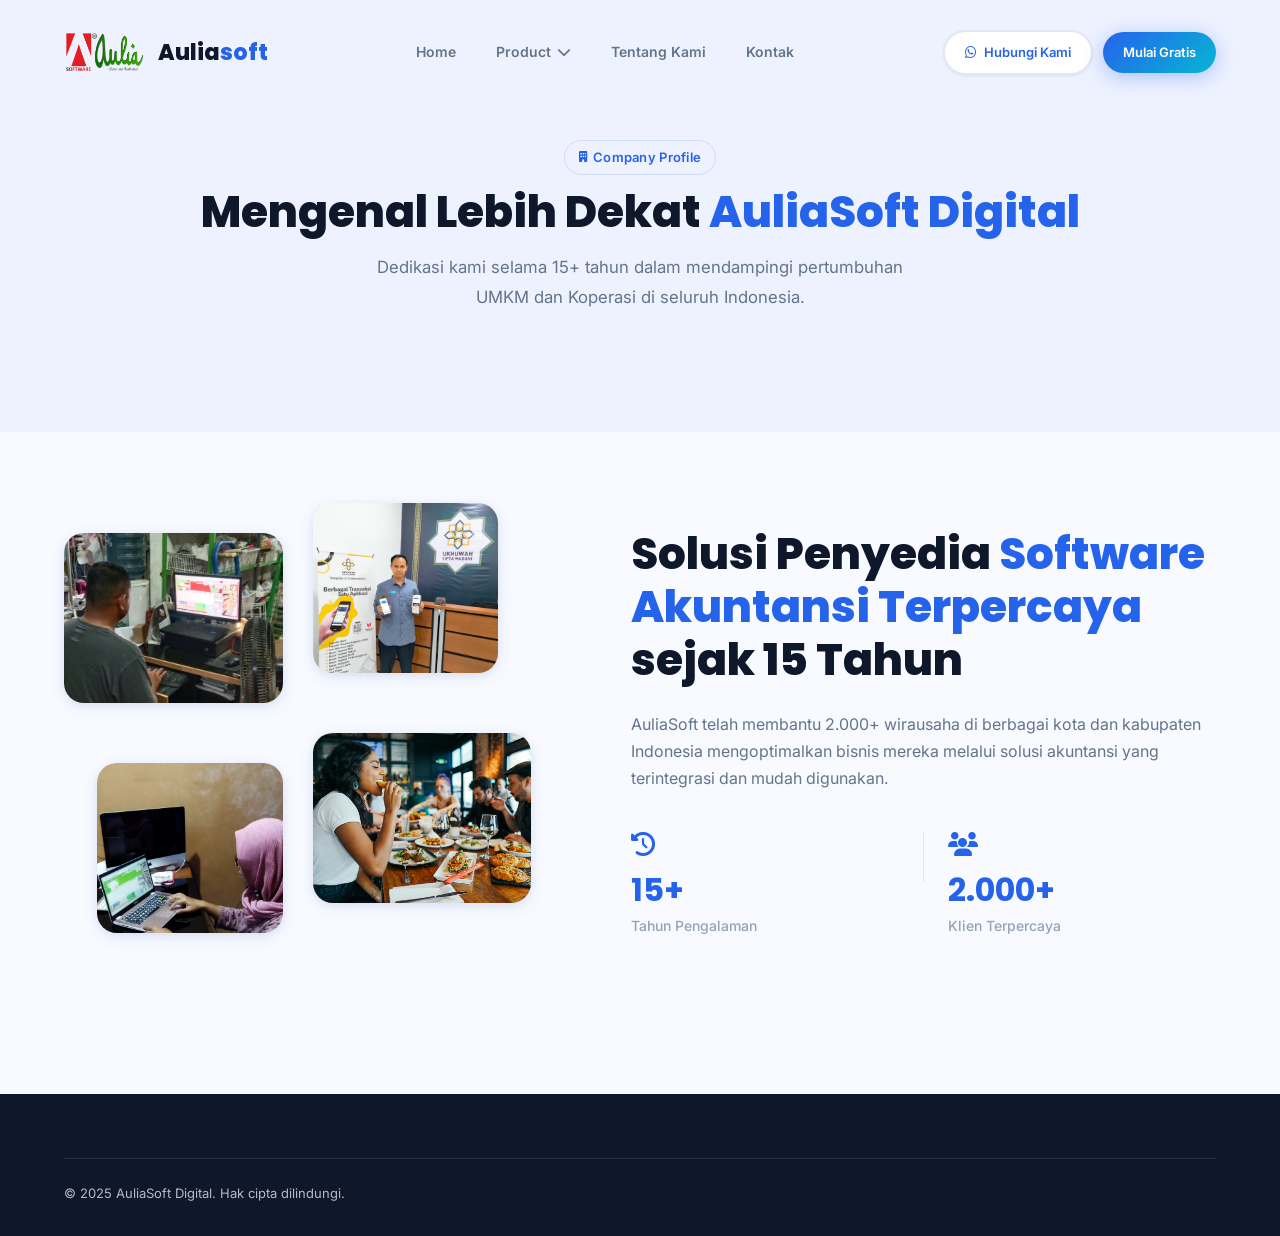
<file: about.html>
<!DOCTYPE html>
<html lang="id">

<head>
    <meta charset="UTF-8">
    <meta name="viewport" content="width=device-width, initial-scale=1.0">
    <title>Tentang Kami – AuliaSoft Digital Indonesia</title>
    <link rel="preconnect" href="https://fonts.googleapis.com">
    <link rel="preconnect" href="https://fonts.gstatic.com" crossorigin>
    <link
        href="https://fonts.googleapis.com/css2?family=Poppins:wght@400;500;600;700;800;900&family=Inter:wght@300;400;500;600&display=swap"
        rel="stylesheet">
    <link rel="stylesheet" href="https://cdnjs.cloudflare.com/ajax/libs/font-awesome/6.5.0/css/all.min.css">
    <link rel="stylesheet" href="style.css">
</head>

<body>

    <!-- NAVBAR -->
    <nav id="navbar" class="scrolled">
        <div class="container">
            <div class="nav-inner">
                <a href="index.html" class="nav-logo">
                    <div class="nav-logo-icon">
                        <img src="assets/logo/logo.png" alt="AuliaSoft Logo"
                            onerror="this.style.display='none';this.parentElement.innerHTML='<div style=\'width:38px;height:38px;background:var(--gradient-primary);border-radius:10px;display:flex;align-items:center;justify-content:center;color:white;font-size:18px;\'><i class=\'fa-solid fa-cash-register\'></i></div>';">
                    </div>
                    <div class="nav-logo-text">Aulia<span>soft</span></div>
                </a>
                <ul class="nav-links">
                    <li><a href="index.html">Home</a></li>
                    <li class="nav-dropdown">
                        <a href="javascript:void(0)" class="dropdown-trigger">Product <i
                                class="fa-solid fa-chevron-down"></i></a>
                        <ul class="dropdown-menu">
                            <li><a href="product-detail.html"><i class="fa-solid fa-circle-info"></i> Detail Produk</a>
                            </li>
                            <li><a href="others.html"><i class="fa-solid fa-ellipsis-h"></i> Lainnya</a></li>
                        </ul>
                    </li>
                    <li><a href="about.html" class="active">Tentang Kami</a></li>
                    <li><a href="contact.html">Kontak</a></li>
                </ul>
                <div class="nav-cta">
                    <a href="https://wa.me/6281241945881" target="_blank" class="btn btn-outline btn-sm"><i
                            class="fab fa-whatsapp"></i> Hubungi Kami</a>
                    <a href="https://wa.me/6281241945881" target="_blank" class="btn btn-primary btn-sm">Mulai
                        Gratis</a>
                </div>
                <div class="hamburger" onclick="toggleMenu()">
                    <span></span><span></span><span></span>
                </div>
            </div>
        </div>
    </nav>

    <!-- MOBILE MENU -->
    <div id="mobile-menu">
        <a href="index.html" onclick="toggleMenu()">Home</a>
        <div class="mobile-menu-item">
            <span class="mobile-menu-header">Product</span>
            <a href="product-detail.html" onclick="toggleMenu()">Detail Produk</a>
            <a href="others.html" onclick="toggleMenu()">Lainnya</a>
        </div>
        <a href="about.html" onclick="toggleMenu()">Tentang Kami</a>
        <a href="contact.html" onclick="toggleMenu()">Kontak</a>
    </div>

    <header class="section-sm" style="background:var(--surface2); padding-top: 140px;">
        <div class="container">
            <div class="section-header center reveal visible">
                <div class="tag"><i class="fa-solid fa-building"></i> Company Profile</div>
                <h1 class="section-title" style="margin-top:12px">Mengenal Lebih Dekat <span>AuliaSoft Digital</span>
                </h1>
                <p class="section-subtitle">Dedikasi kami selama 15+ tahun dalam mendampingi pertumbuhan UMKM dan
                    Koperasi di seluruh Indonesia.</p>
            </div>
        </div>
    </header>

    <section id="about" class="section">
        <div class="container">
            <div class="stats-top reveal visible">
                <div class="stats-images-grid">
                    <img src="assets/images/tokorahmi.jpg" alt="User 1" class="stats-img stats-img-1"
                        onerror="this.src='https://placehold.co/400x300';">
                    <img src="assets/images/ukhuwah.jpg" alt="User 2" class="stats-img stats-img-2"
                        onerror="this.src='https://placehold.co/400x300';">
                    <img src="assets/images/cv.jpg" alt="User 3" class="stats-img stats-img-3"
                        onerror="this.src='https://placehold.co/400x300';">
                    <img src="assets/images/restaurant.jpg" alt="User 4" class="stats-img stats-img-4"
                        onerror="this.src='https://placehold.co/400x300';">
                </div>
                <div class="stats-content">
                    <h2 class="section-title" style="margin-bottom: 24px; text-align: left; line-height: 1.2;">Solusi
                        Penyedia <span>Software Akuntansi Terpercaya</span> sejak 15 Tahun</h2>
                    <p class="stats-desc" style="margin-top: 0;">AuliaSoft telah membantu 2.000+ wirausaha di berbagai
                        kota dan kabupaten Indonesia mengoptimalkan bisnis mereka melalui solusi akuntansi yang
                        terintegrasi dan mudah digunakan.</p>
                    <div class="stats-numbers">
                        <div class="stat-item">
                            <i class="fa-solid fa-clock-rotate-left stat-icon"></i>
                            <div class="stat-val">15+</div>
                            <div class="stat-label">Tahun Pengalaman</div>
                        </div>
                        <div class="stats-divider"></div>
                        <div class="stat-item">
                            <i class="fa-solid fa-users stat-icon"></i>
                            <div class="stat-val">2.000+</div>
                            <div class="stat-label">Klien Terpercaya</div>
                        </div>
                    </div>
                </div>
            </div>
        </div>
    </section>

    <!-- FOOTER -->
    <footer>
        <div class="container">
            <div class="footer-bottom">
                <p>© 2025 AuliaSoft Digital. Hak cipta dilindungi.</p>
            </div>
        </div>
    </footer>

    <script src="script.js"></script>
</body>

</html>
</file>
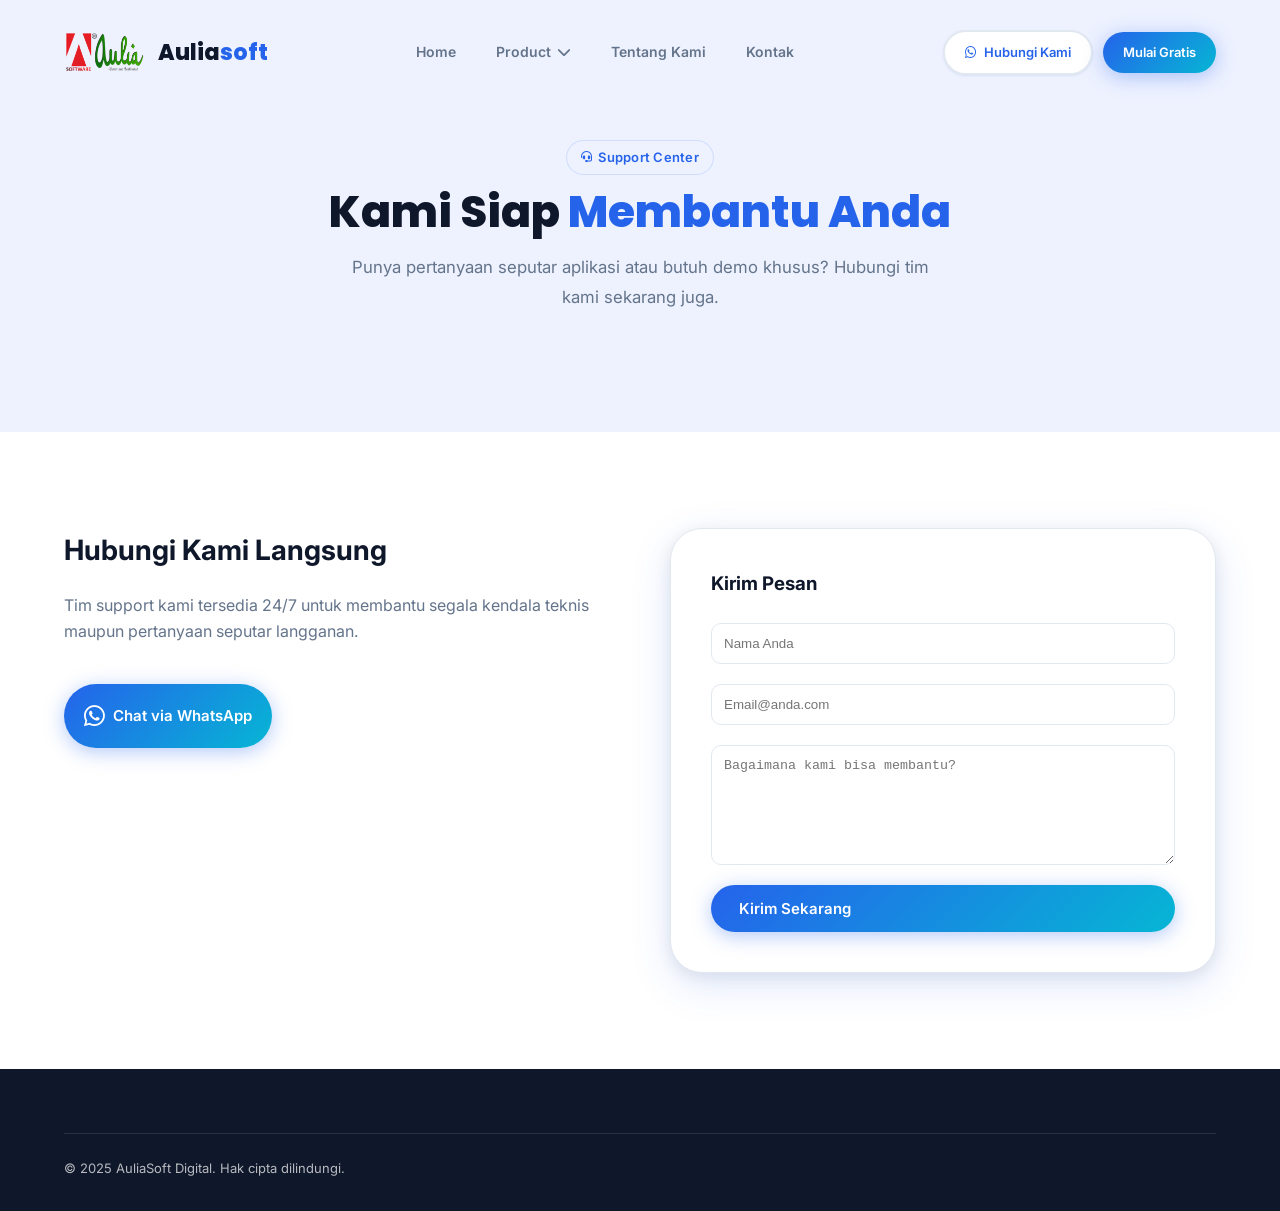
<file: contact.html>
<!DOCTYPE html>
<html lang="id">

<head>
    <meta charset="UTF-8">
    <meta name="viewport" content="width=device-width, initial-scale=1.0">
    <title>Kontak Kami – Dukungan Pelanggan AuliaSoft</title>
    <link rel="preconnect" href="https://fonts.googleapis.com">
    <link rel="preconnect" href="https://fonts.gstatic.com" crossorigin>
    <link
        href="https://fonts.googleapis.com/css2?family=Poppins:wght@400;500;600;700;800;900&family=Inter:wght@300;400;500;600&display=swap"
        rel="stylesheet">
    <link rel="stylesheet" href="https://cdnjs.cloudflare.com/ajax/libs/font-awesome/6.5.0/css/all.min.css">
    <link rel="stylesheet" href="style.css">
</head>

<body>

    <!-- NAVBAR -->
    <nav id="navbar" class="scrolled">
        <div class="container">
            <div class="nav-inner">
                <a href="index.html" class="nav-logo">
                    <div class="nav-logo-icon">
                        <img src="assets/logo/logo.png" alt="AuliaSoft Logo"
                            onerror="this.style.display='none';this.parentElement.innerHTML='<div style=\'width:38px;height:38px;background:var(--gradient-primary);border-radius:10px;display:flex;align-items:center;justify-content:center;color:white;font-size:18px;\'><i class=\'fa-solid fa-cash-register\'></i></div>';">
                    </div>
                    <div class="nav-logo-text">Aulia<span>soft</span></div>
                </a>
                <ul class="nav-links">
                    <li><a href="index.html">Home</a></li>
                    <li class="nav-dropdown">
                        <a href="javascript:void(0)" class="dropdown-trigger">Product <i
                                class="fa-solid fa-chevron-down"></i></a>
                        <ul class="dropdown-menu">
                            <li><a href="product-detail.html"><i class="fa-solid fa-circle-info"></i> Detail Produk</a>
                            </li>
                            <li><a href="others.html"><i class="fa-solid fa-ellipsis-h"></i> Lainnya</a></li>
                        </ul>
                    </li>
                    <li><a href="about.html">Tentang Kami</a></li>
                    <li><a href="contact.html" class="active">Kontak</a></li>
                </ul>
                <div class="nav-cta">
                    <a href="https://wa.me/6281241945881" target="_blank" class="btn btn-outline btn-sm"><i
                            class="fab fa-whatsapp"></i> Hubungi Kami</a>
                    <a href="https://wa.me/6281241945881" target="_blank" class="btn btn-primary btn-sm">Mulai
                        Gratis</a>
                </div>
                <div class="hamburger" onclick="toggleMenu()">
                    <span></span><span></span><span></span>
                </div>
            </div>
        </div>
    </nav>

    <!-- MOBILE MENU -->
    <div id="mobile-menu">
        <a href="index.html" onclick="toggleMenu()">Home</a>
        <div class="mobile-menu-item">
            <span class="mobile-menu-header">Product</span>
            <a href="product-detail.html" onclick="toggleMenu()">Detail Produk</a>
            <a href="others.html" onclick="toggleMenu()">Lainnya</a>
        </div>
        <a href="about.html" onclick="toggleMenu()">Tentang Kami</a>
        <a href="contact.html" onclick="toggleMenu()">Kontak</a>
    </div>

    <header class="section-sm" style="background:var(--surface2); padding-top: 140px;">
        <div class="container">
            <div class="section-header center reveal visible">
                <div class="tag"><i class="fa-solid fa-headset"></i> Support Center</div>
                <h1 class="section-title" style="margin-top:12px">Kami Siap <span>Membantu Anda</span></h1>
                <p class="section-subtitle">Punya pertanyaan seputar aplikasi atau butuh demo khusus? Hubungi tim kami
                    sekarang juga.</p>
            </div>
        </div>
    </header>

    <section class="section">
        <div class="container">
            <div style="display:grid; grid-template-columns: 1fr 1fr; gap: 60px; align-items: start;">
                <div>
                    <h2 style="font-size:28px; margin-bottom: 20px;">Hubungi Kami Langsung</h2>
                    <p style="color:var(--text-muted); margin-bottom: 40px;">Tim support kami tersedia 24/7 untuk
                        membantu segala kendala teknis maupun pertanyaan seputar langganan.</p>
                    <a href="https://wa.me/6281241945881" target="_blank" class="btn btn-primary"
                        style="justify-content:center; padding: 20px;">
                        <i class="fab fa-whatsapp" style="font-size:24px;"></i> Chat via WhatsApp
                    </a>
                </div>
                <div
                    style="background:white; padding:40px; border-radius:var(--radius-xl); border:1px solid var(--border); box-shadow: var(--shadow-lg);">
                    <h3 style="margin-bottom:24px;">Kirim Pesan</h3>
                    <div style="display:flex; flex-direction:column; gap:20px;">
                        <input type="text" placeholder="Nama Anda"
                            style="width:100%; padding:12px; border:1px solid var(--border); border-radius:10px;">
                        <input type="email" placeholder="Email@anda.com"
                            style="width:100%; padding:12px; border:1px solid var(--border); border-radius:10px;">
                        <textarea placeholder="Bagaimana kami bisa membantu?"
                            style="width:100%; padding:12px; border:1px solid var(--border); border-radius:10px; height:120px;"></textarea>
                        <button class="btn btn-primary btn-full">Kirim Sekarang</button>
                    </div>
                </div>
            </div>
        </div>
    </section>

    <!-- FOOTER -->
    <footer>
        <div class="container">
            <div class="footer-bottom">
                <p>© 2025 AuliaSoft Digital. Hak cipta dilindungi.</p>
            </div>
        </div>
    </footer>

    <script src="script.js"></script>
</body>

</html>
</file>
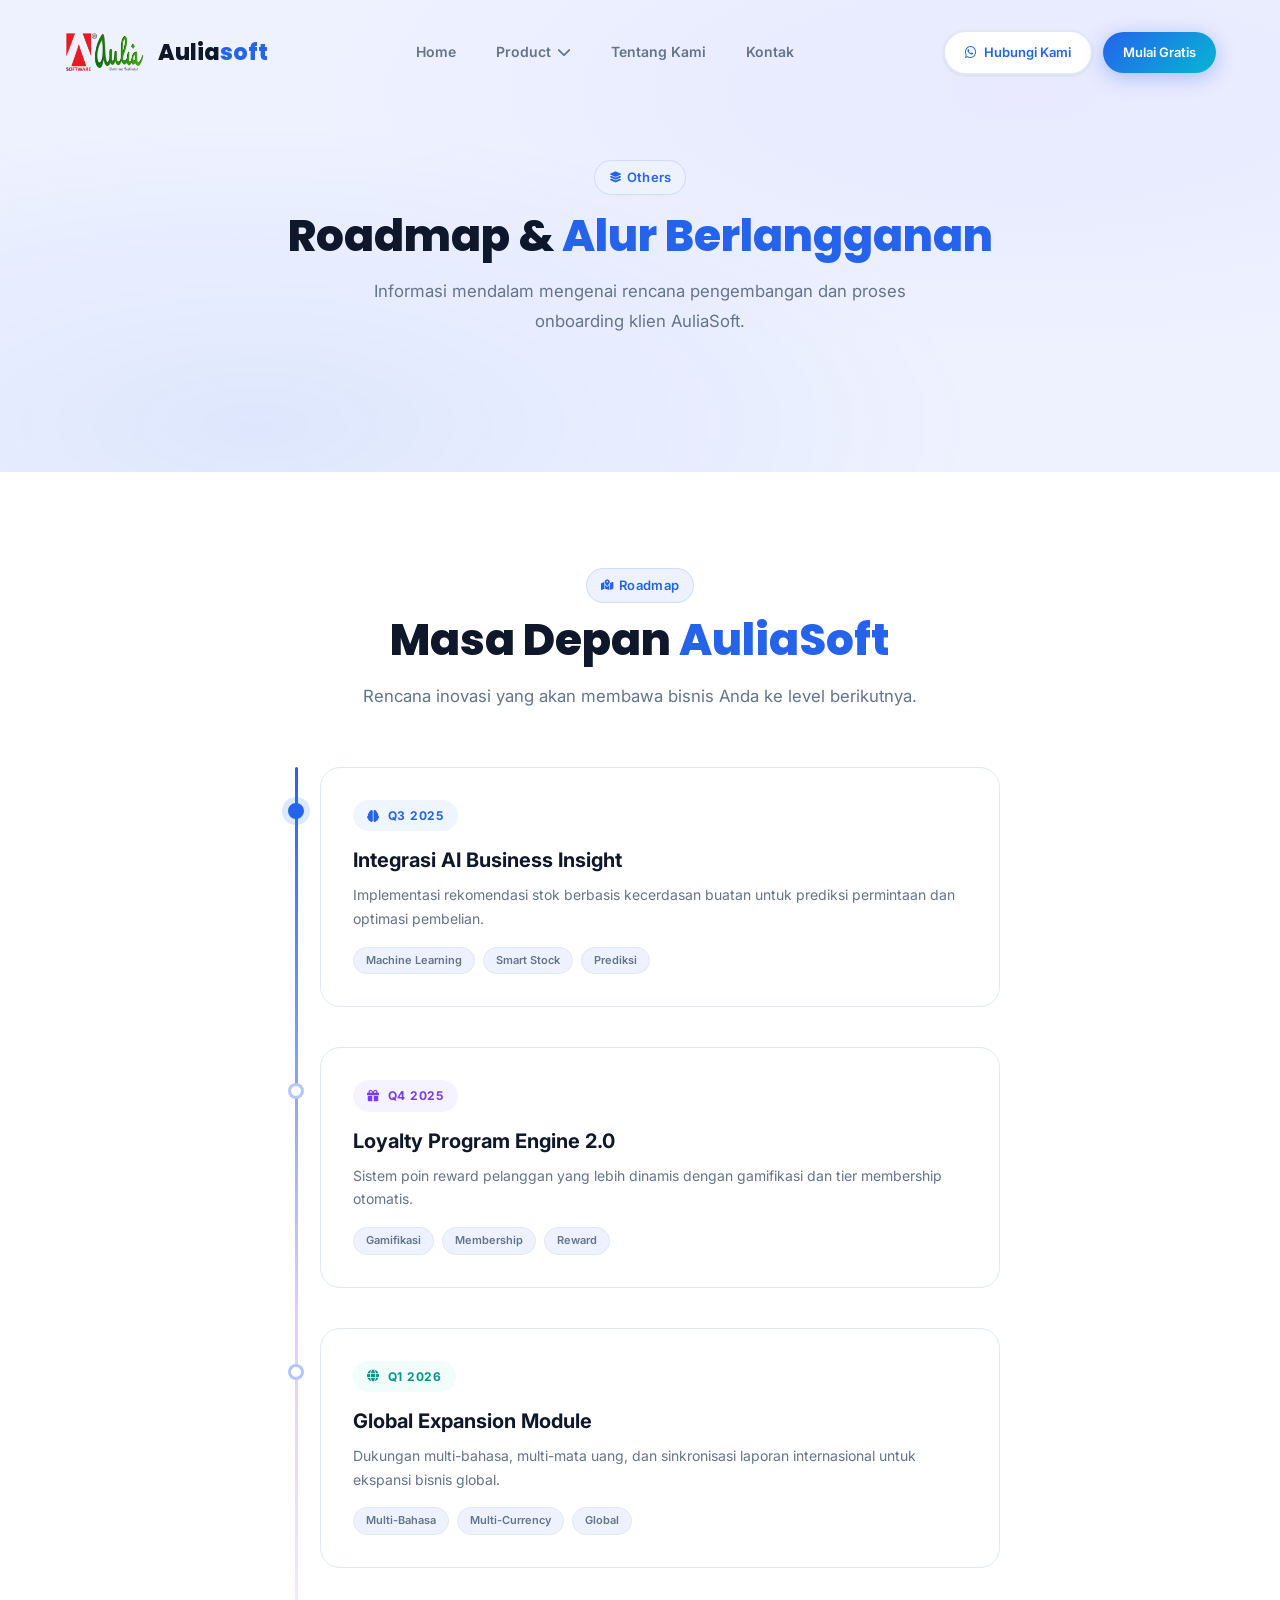
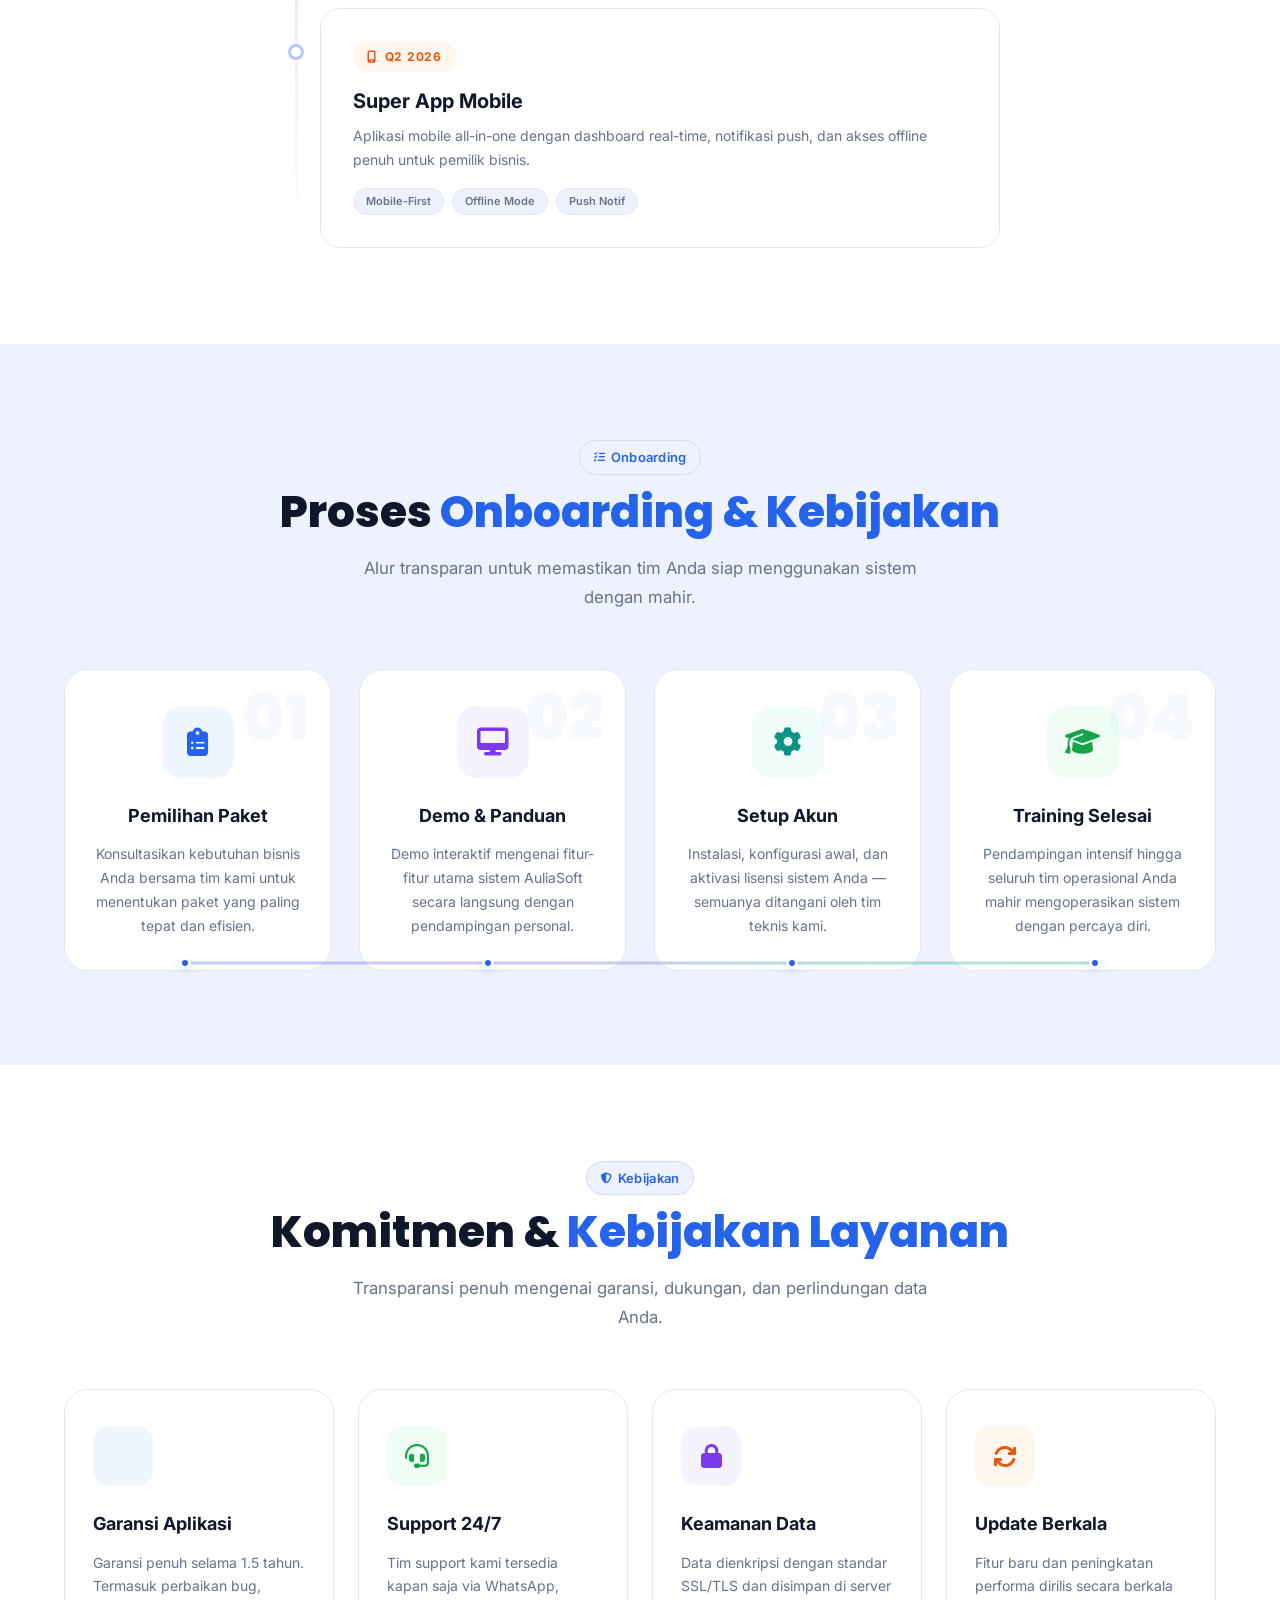
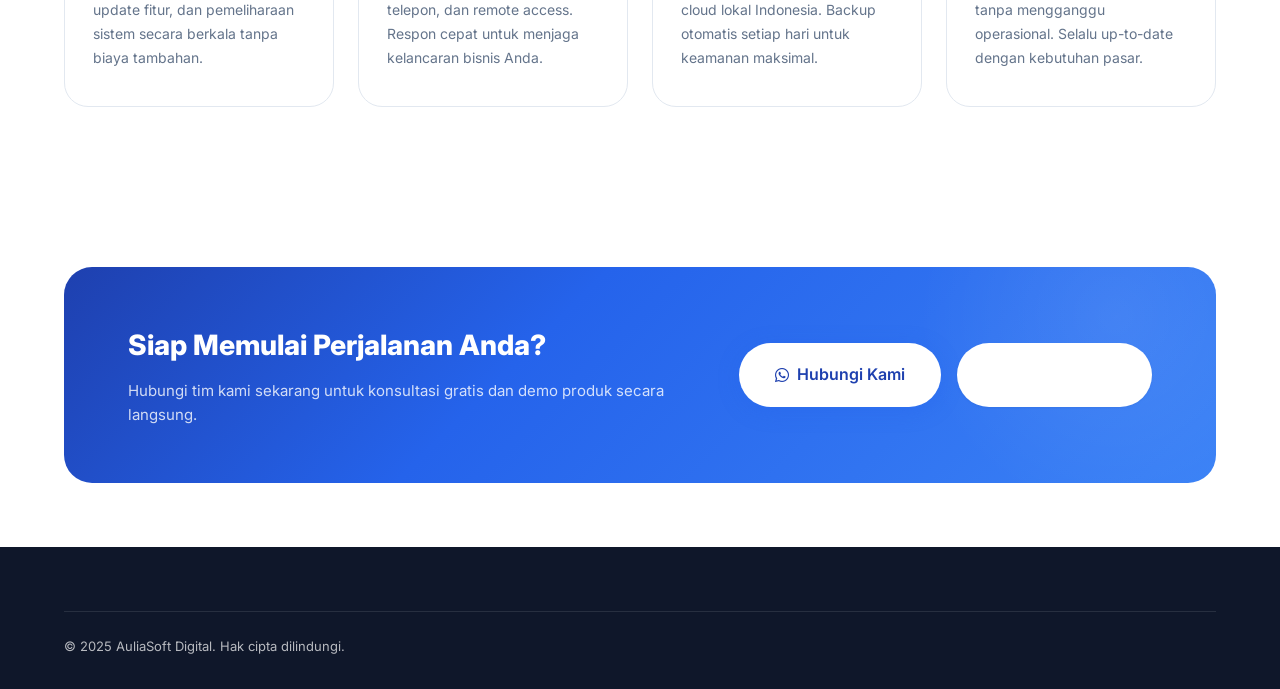
<file: others.html>
<!DOCTYPE html>
<html lang="id">

<head>
    <meta charset="UTF-8">
    <meta name="viewport" content="width=device-width, initial-scale=1.0">
    <title>Lainnya – Roadmap & Alur Berlangganan AuliaSoft</title>
    <meta name="description" content="Pelajari roadmap pengembangan AuliaSoft, alur onboarding, dan kebijakan layanan kami. Transparan, modern, dan terpercaya.">
    <link rel="preconnect" href="https://fonts.googleapis.com">
    <link rel="preconnect" href="https://fonts.gstatic.com" crossorigin>
    <link
        href="https://fonts.googleapis.com/css2?family=Poppins:wght@400;500;600;700;800;900&family=Inter:wght@300;400;500;600&display=swap"
        rel="stylesheet">
    <link rel="stylesheet" href="https://cdnjs.cloudflare.com/ajax/libs/font-awesome/6.5.0/css/all.min.css">
    <link rel="stylesheet" href="style.css">
</head>

<body>

    <!-- NAVBAR -->
    <nav id="navbar" class="scrolled">
        <div class="container">
            <div class="nav-inner">
                <a href="index.html" class="nav-logo">
                    <div class="nav-logo-icon">
                        <img src="assets/logo/logo.png" alt="AuliaSoft Logo"
                            onerror="this.style.display='none';this.parentElement.innerHTML='<div style=\'width:38px;height:38px;background:var(--gradient-primary);border-radius:10px;display:flex;align-items:center;justify-content:center;color:white;font-size:18px;\'><i class=\'fa-solid fa-cash-register\'></i></div>';">
                    </div>
                    <div class="nav-logo-text">Aulia<span>soft</span></div>
                </a>
                <ul class="nav-links">
                    <li><a href="index.html">Home</a></li>
                    <li class="nav-dropdown">
                        <a href="javascript:void(0)" class="dropdown-trigger active">Product <i
                                class="fa-solid fa-chevron-down"></i></a>
                        <ul class="dropdown-menu">
                            <li><a href="product-detail.html"><i class="fa-solid fa-circle-info"></i> Detail Produk</a>
                            </li>
                            <li><a href="others.html"><i class="fa-solid fa-ellipsis-h"></i> Lainnya</a></li>
                        </ul>
                    </li>
                    <li><a href="about.html">Tentang Kami</a></li>
                    <li><a href="contact.html">Kontak</a></li>
                </ul>
                <div class="nav-cta">
                    <a href="https://wa.me/6281241945881" target="_blank" class="btn btn-outline btn-sm"><i
                            class="fab fa-whatsapp"></i> Hubungi Kami</a>
                    <a href="https://wa.me/6281241945881" target="_blank" class="btn btn-primary btn-sm">Mulai
                        Gratis</a>
                </div>
                <div class="hamburger" onclick="toggleMenu()">
                    <span></span><span></span><span></span>
                </div>
            </div>
        </div>
    </nav>

    <!-- MOBILE MENU -->
    <div id="mobile-menu">
        <a href="index.html" onclick="toggleMenu()">Home</a>
        <div class="mobile-menu-item">
            <span class="mobile-menu-header">Product</span>
            <a href="product-detail.html" onclick="toggleMenu()">Detail Produk</a>
            <a href="others.html" onclick="toggleMenu()">Lainnya</a>
        </div>
        <a href="about.html" onclick="toggleMenu()">Tentang Kami</a>
        <a href="contact.html" onclick="toggleMenu()">Kontak</a>
    </div>

    <!-- HERO HEADER -->
    <header class="oth-hero">
        <div class="oth-hero-bg"></div>
        <div class="container">
            <div class="section-header center reveal visible">
                <div class="tag"><i class="fa-solid fa-layer-group"></i> Others</div>
                <h1 class="section-title" style="margin-top:16px">Roadmap & <span>Alur Berlangganan</span></h1>
                <p class="section-subtitle" style="margin-top:12px;max-width:600px;margin-left:auto;margin-right:auto;">Informasi mendalam mengenai rencana pengembangan dan proses onboarding klien AuliaSoft.</p>
            </div>
        </div>
    </header>

    <!-- SECTION 1: ROADMAP -->
    <section id="roadmap" class="section">
        <div class="container">
            <div class="section-header center reveal">
                <div class="tag"><i class="fa-solid fa-map-location-dot"></i> Roadmap</div>
                <h2 class="section-title" style="margin-top:12px">Masa Depan <span>AuliaSoft</span></h2>
                <p class="section-subtitle">Rencana inovasi yang akan membawa bisnis Anda ke level berikutnya.</p>
            </div>
            <div class="oth-timeline">
                <!-- Timeline Item 1 -->
                <div class="oth-tl-item reveal">
                    <div class="oth-tl-dot-wrap">
                        <div class="oth-tl-dot oth-tl-dot--active"></div>
                    </div>
                    <div class="oth-tl-card">
                        <div class="oth-tl-badge oth-tl-badge--blue">
                            <i class="fa-solid fa-brain"></i> Q3 2025
                        </div>
                        <h4 class="oth-tl-title">Integrasi AI Business Insight</h4>
                        <p class="oth-tl-desc">Implementasi rekomendasi stok berbasis kecerdasan buatan untuk prediksi permintaan dan optimasi pembelian.</p>
                        <div class="oth-tl-tags">
                            <span>Machine Learning</span>
                            <span>Smart Stock</span>
                            <span>Prediksi</span>
                        </div>
                    </div>
                </div>
                <!-- Timeline Item 2 -->
                <div class="oth-tl-item reveal">
                    <div class="oth-tl-dot-wrap">
                        <div class="oth-tl-dot oth-tl-dot--upcoming"></div>
                    </div>
                    <div class="oth-tl-card">
                        <div class="oth-tl-badge oth-tl-badge--purple">
                            <i class="fa-solid fa-gift"></i> Q4 2025
                        </div>
                        <h4 class="oth-tl-title">Loyalty Program Engine 2.0</h4>
                        <p class="oth-tl-desc">Sistem poin reward pelanggan yang lebih dinamis dengan gamifikasi dan tier membership otomatis.</p>
                        <div class="oth-tl-tags">
                            <span>Gamifikasi</span>
                            <span>Membership</span>
                            <span>Reward</span>
                        </div>
                    </div>
                </div>
                <!-- Timeline Item 3 -->
                <div class="oth-tl-item reveal">
                    <div class="oth-tl-dot-wrap">
                        <div class="oth-tl-dot oth-tl-dot--upcoming"></div>
                    </div>
                    <div class="oth-tl-card">
                        <div class="oth-tl-badge oth-tl-badge--teal">
                            <i class="fa-solid fa-globe"></i> Q1 2026
                        </div>
                        <h4 class="oth-tl-title">Global Expansion Module</h4>
                        <p class="oth-tl-desc">Dukungan multi-bahasa, multi-mata uang, dan sinkronisasi laporan internasional untuk ekspansi bisnis global.</p>
                        <div class="oth-tl-tags">
                            <span>Multi-Bahasa</span>
                            <span>Multi-Currency</span>
                            <span>Global</span>
                        </div>
                    </div>
                </div>
                <!-- Timeline Item 4 -->
                <div class="oth-tl-item reveal">
                    <div class="oth-tl-dot-wrap">
                        <div class="oth-tl-dot oth-tl-dot--upcoming"></div>
                    </div>
                    <div class="oth-tl-card">
                        <div class="oth-tl-badge oth-tl-badge--orange">
                            <i class="fa-solid fa-mobile-screen-button"></i> Q2 2026
                        </div>
                        <h4 class="oth-tl-title">Super App Mobile</h4>
                        <p class="oth-tl-desc">Aplikasi mobile all-in-one dengan dashboard real-time, notifikasi push, dan akses offline penuh untuk pemilik bisnis.</p>
                        <div class="oth-tl-tags">
                            <span>Mobile-First</span>
                            <span>Offline Mode</span>
                            <span>Push Notif</span>
                        </div>
                    </div>
                </div>
            </div>
        </div>
    </section>

    <!-- SECTION 2: ONBOARDING PROCESS -->
    <section id="process" class="section" style="background:var(--surface2)">
        <div class="container">
            <div class="section-header center reveal">
                <div class="tag"><i class="fa-solid fa-list-check"></i> Onboarding</div>
                <h2 class="section-title" style="margin-top:12px">Proses <span>Onboarding & Kebijakan</span></h2>
                <p class="section-subtitle">Alur transparan untuk memastikan tim Anda siap menggunakan sistem dengan mahir.</p>
            </div>
            <div class="oth-steps-grid">
                <!-- Step 1 -->
                <div class="oth-step-card reveal">
                    <div class="oth-step-num">01</div>
                    <div class="oth-step-icon-wrap oth-step-icon--blue">
                        <i class="fa-solid fa-clipboard-list"></i>
                    </div>
                    <h4 class="oth-step-title">Pemilihan Paket</h4>
                    <p class="oth-step-desc">Konsultasikan kebutuhan bisnis Anda bersama tim kami untuk menentukan paket yang paling tepat dan efisien.</p>
                </div>
                <!-- Step 2 -->
                <div class="oth-step-card reveal">
                    <div class="oth-step-num">02</div>
                    <div class="oth-step-icon-wrap oth-step-icon--purple">
                        <i class="fa-solid fa-desktop"></i>
                    </div>
                    <h4 class="oth-step-title">Demo & Panduan</h4>
                    <p class="oth-step-desc">Demo interaktif mengenai fitur-fitur utama sistem AuliaSoft secara langsung dengan pendampingan personal.</p>
                </div>
                <!-- Step 3 -->
                <div class="oth-step-card reveal">
                    <div class="oth-step-num">03</div>
                    <div class="oth-step-icon-wrap oth-step-icon--teal">
                        <i class="fa-solid fa-gear"></i>
                    </div>
                    <h4 class="oth-step-title">Setup Akun</h4>
                    <p class="oth-step-desc">Instalasi, konfigurasi awal, dan aktivasi lisensi sistem Anda — semuanya ditangani oleh tim teknis kami.</p>
                </div>
                <!-- Step 4 -->
                <div class="oth-step-card reveal">
                    <div class="oth-step-num">04</div>
                    <div class="oth-step-icon-wrap oth-step-icon--green">
                        <i class="fa-solid fa-graduation-cap"></i>
                    </div>
                    <h4 class="oth-step-title">Training Selesai</h4>
                    <p class="oth-step-desc">Pendampingan intensif hingga seluruh tim operasional Anda mahir mengoperasikan sistem dengan percaya diri.</p>
                </div>
            </div>
            <!-- Connector Line -->
            <div class="oth-steps-connector reveal">
                <div class="oth-connector-line"></div>
                <div class="oth-connector-dot"></div>
                <div class="oth-connector-dot"></div>
                <div class="oth-connector-dot"></div>
                <div class="oth-connector-dot"></div>
            </div>
        </div>
    </section>

    <!-- SECTION 3: POLICIES -->
    <section id="policies" class="section">
        <div class="container">
            <div class="section-header center reveal">
                <div class="tag"><i class="fa-solid fa-shield-halved"></i> Kebijakan</div>
                <h2 class="section-title" style="margin-top:12px">Komitmen & <span>Kebijakan Layanan</span></h2>
                <p class="section-subtitle">Transparansi penuh mengenai garansi, dukungan, dan perlindungan data Anda.</p>
            </div>
            <div class="oth-policy-grid">
                <div class="oth-policy-card reveal">
                    <div class="oth-policy-icon oth-policy-icon--blue">
                        <i class="fa-solid fa-shield-check"></i>
                    </div>
                    <h4>Garansi Aplikasi</h4>
                    <p>Garansi penuh selama 1.5 tahun. Termasuk perbaikan bug, update fitur, dan pemeliharaan sistem secara berkala tanpa biaya tambahan.</p>
                </div>
                <div class="oth-policy-card reveal">
                    <div class="oth-policy-icon oth-policy-icon--green">
                        <i class="fa-solid fa-headset"></i>
                    </div>
                    <h4>Support 24/7</h4>
                    <p>Tim support kami tersedia kapan saja via WhatsApp, telepon, dan remote access. Respon cepat untuk menjaga kelancaran bisnis Anda.</p>
                </div>
                <div class="oth-policy-card reveal">
                    <div class="oth-policy-icon oth-policy-icon--purple">
                        <i class="fa-solid fa-lock"></i>
                    </div>
                    <h4>Keamanan Data</h4>
                    <p>Data dienkripsi dengan standar SSL/TLS dan disimpan di server cloud lokal Indonesia. Backup otomatis setiap hari untuk keamanan maksimal.</p>
                </div>
                <div class="oth-policy-card reveal">
                    <div class="oth-policy-icon oth-policy-icon--orange">
                        <i class="fa-solid fa-arrows-rotate"></i>
                    </div>
                    <h4>Update Berkala</h4>
                    <p>Fitur baru dan peningkatan performa dirilis secara berkala tanpa mengganggu operasional. Selalu up-to-date dengan kebutuhan pasar.</p>
                </div>
            </div>
        </div>
    </section>

    <!-- MINI CTA -->
    <section class="section-sm">
        <div class="container">
            <div class="oth-cta-banner reveal">
                <div class="oth-cta-content">
                    <h3>Siap Memulai Perjalanan Anda?</h3>
                    <p>Hubungi tim kami sekarang untuk konsultasi gratis dan demo produk secara langsung.</p>
                </div>
                <div class="oth-cta-actions">
                    <a href="https://wa.me/6281241945881" target="_blank" class="btn btn-primary btn-lg">
                        <i class="fab fa-whatsapp"></i> Hubungi Kami
                    </a>
                    <a href="product-detail.html" class="btn btn-outline btn-lg">
                        <i class="fa-solid fa-arrow-right"></i> Lihat Produk
                    </a>
                </div>
            </div>
        </div>
    </section>

    <!-- FOOTER -->
    <footer>
        <div class="container">
            <div class="footer-bottom">
                <p>© 2025 AuliaSoft Digital. Hak cipta dilindungi.</p>
            </div>
        </div>
    </footer>

    <script src="script.js"></script>
</body>

</html>
</file>
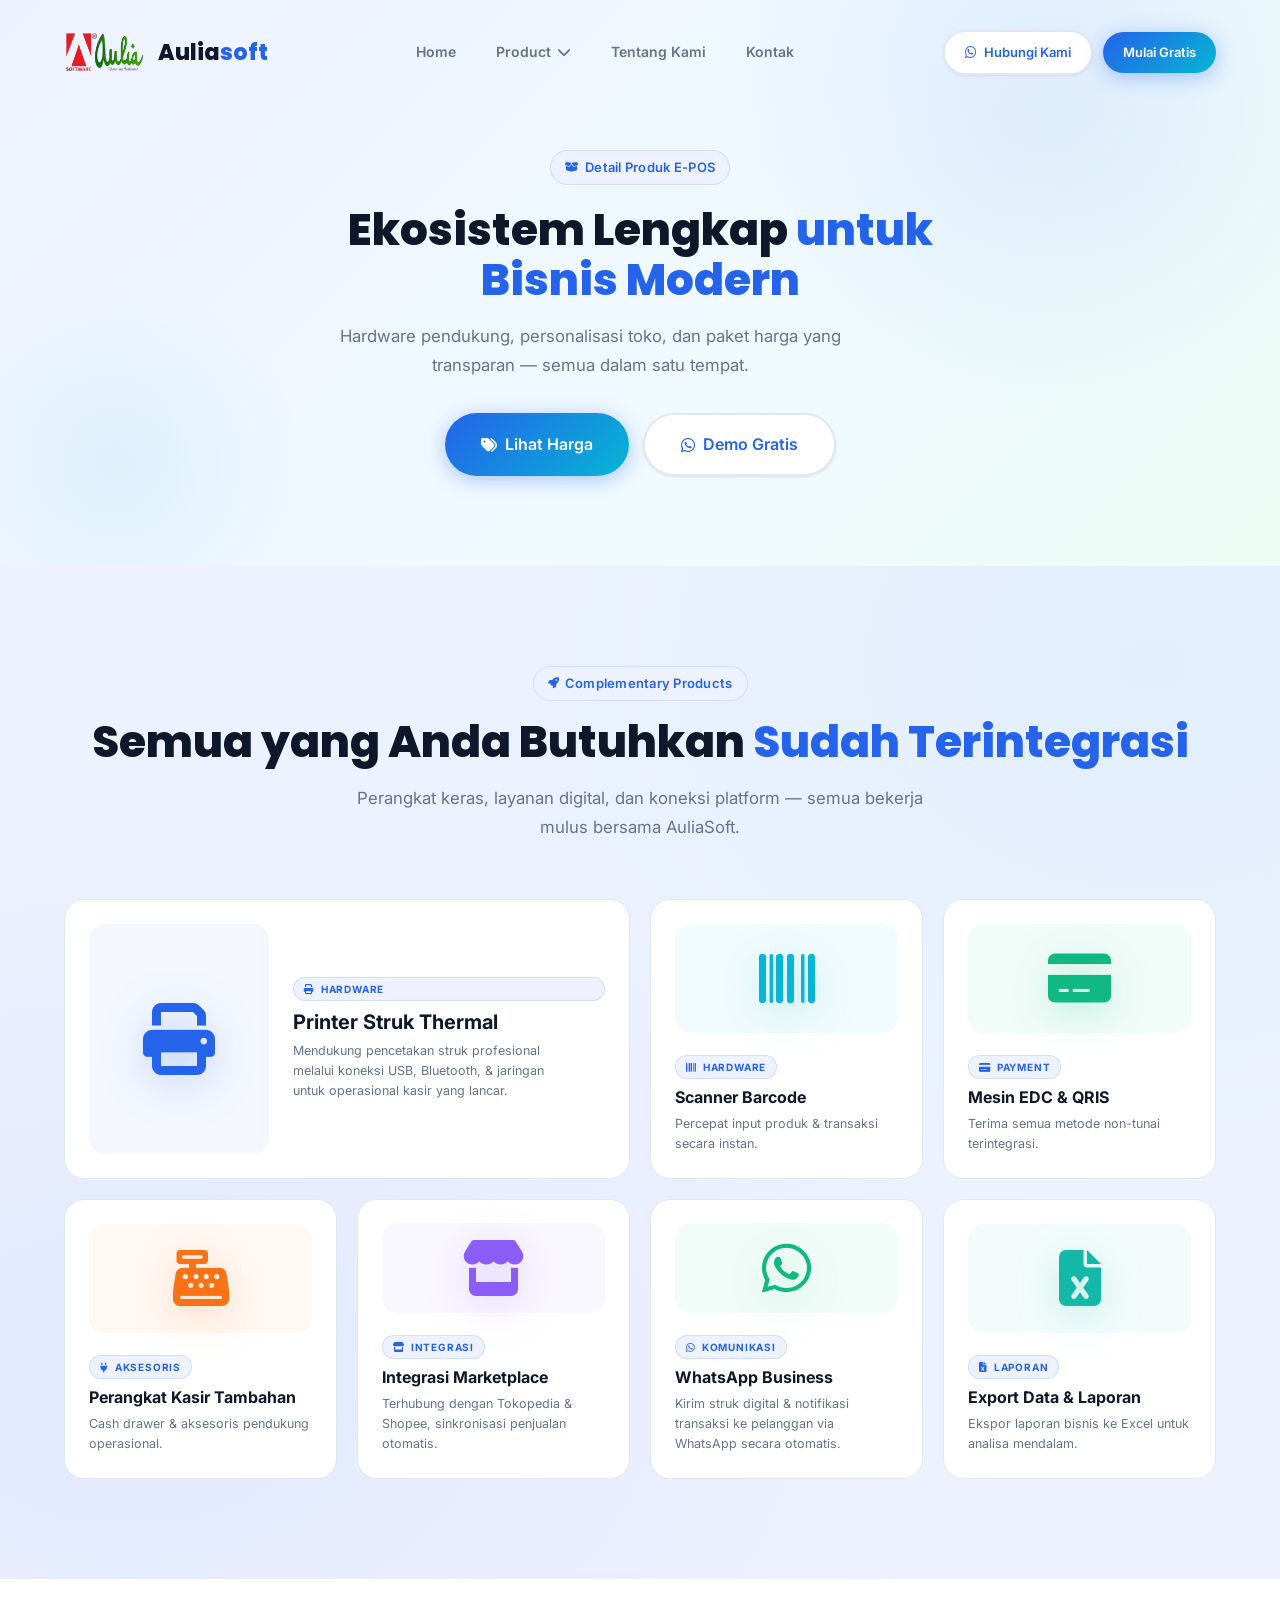
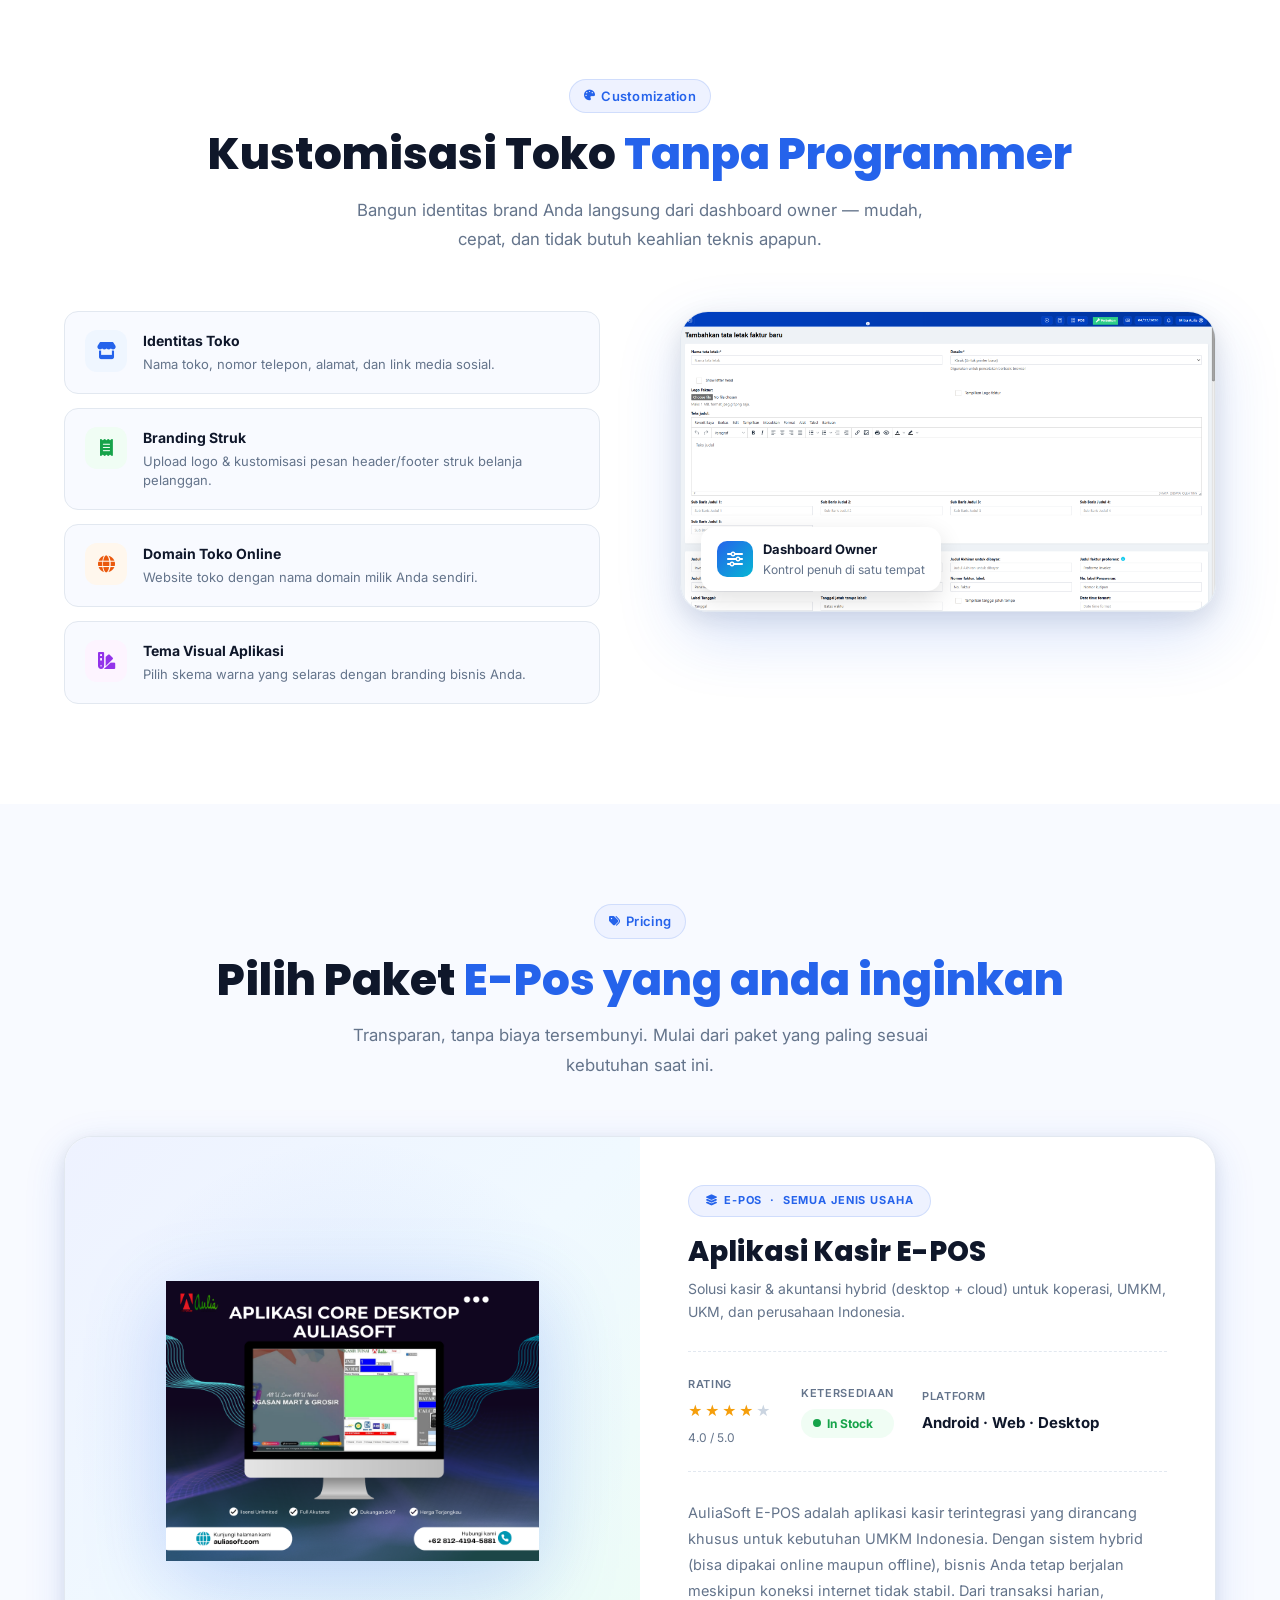
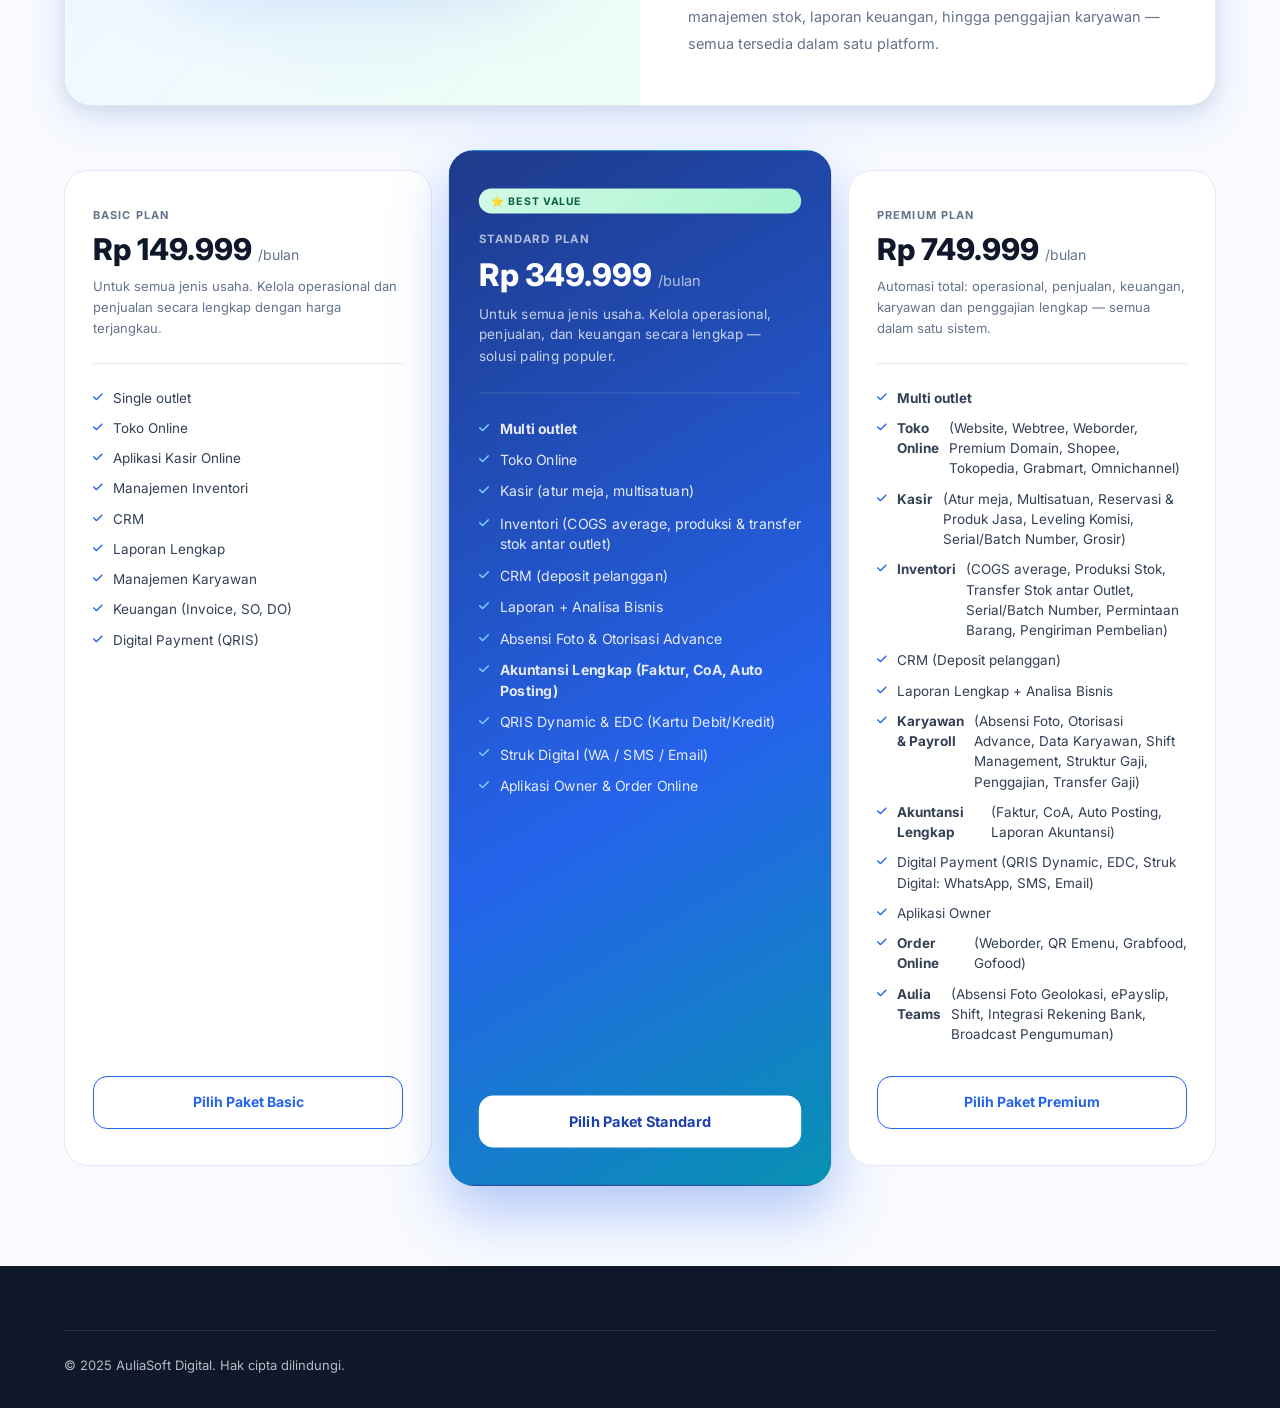
<file: product-detail.html>
<!DOCTYPE html>
<html lang="id">

<head>
    <meta charset="UTF-8">
    <meta name="viewport" content="width=device-width, initial-scale=1.0">
    <title>Detail Produk – AuliaSoft E-POS</title>
    <meta name="description"
        content="Ekosistem lengkap AuliaSoft: hardware pendukung, kustomisasi toko, dan paket harga transparan.">
    <link rel="preconnect" href="https://fonts.googleapis.com">
    <link rel="preconnect" href="https://fonts.gstatic.com" crossorigin>
    <link
        href="https://fonts.googleapis.com/css2?family=Poppins:wght@400;500;600;700;800;900&family=Inter:wght@300;400;500;600&display=swap"
        rel="stylesheet">
    <link rel="stylesheet" href="https://cdnjs.cloudflare.com/ajax/libs/font-awesome/6.5.0/css/all.min.css">
    <link rel="stylesheet" href="style.css">
</head>

<body>

    <!-- NAVBAR -->
    <nav id="navbar" class="scrolled">
        <div class="container">
            <div class="nav-inner">
                <a href="index.html" class="nav-logo">
                    <div class="nav-logo-icon">
                        <img src="assets/logo/logo.png" alt="AuliaSoft Logo"
                            onerror="this.style.display='none';this.parentElement.innerHTML='<div style=\'width:38px;height:38px;background:var(--gradient-primary);border-radius:10px;display:flex;align-items:center;justify-content:center;color:white;font-size:18px;\'><i class=\'fa-solid fa-cash-register\'></i></div>';">
                    </div>
                    <div class="nav-logo-text">Aulia<span>soft</span></div>
                </a>
                <ul class="nav-links">
                    <li><a href="index.html">Home</a></li>
                    <li class="nav-dropdown">
                        <a href="javascript:void(0)" class="dropdown-trigger active">Product <i
                                class="fa-solid fa-chevron-down"></i></a>
                        <ul class="dropdown-menu">
                            <li><a href="product-detail.html"><i class="fa-solid fa-circle-info"></i> Detail Produk</a>
                            </li>
                            <li><a href="others.html"><i class="fa-solid fa-ellipsis-h"></i> Lainnya</a></li>
                        </ul>
                    </li>
                    <li><a href="about.html">Tentang Kami</a></li>
                    <li><a href="contact.html">Kontak</a></li>
                </ul>
                <div class="nav-cta">
                    <a href="https://wa.me/6281241945881" target="_blank" class="btn btn-outline btn-sm"><i
                            class="fab fa-whatsapp"></i> Hubungi Kami</a>
                    <a href="https://wa.me/6281241945881" target="_blank" class="btn btn-primary btn-sm">Mulai
                        Gratis</a>
                </div>
                <div class="hamburger" onclick="toggleMenu()"><span></span><span></span><span></span></div>
            </div>
        </div>
    </nav>

    <!-- MOBILE MENU -->
    <div id="mobile-menu">
        <a href="index.html" onclick="toggleMenu()">Home</a>
        <div class="mobile-menu-item">
            <span class="mobile-menu-header">Product</span>
            <a href="product-detail.html" onclick="toggleMenu()">Detail Produk</a>
            <a href="others.html" onclick="toggleMenu()">Lainnya</a>
        </div>
        <a href="about.html" onclick="toggleMenu()">Tentang Kami</a>
        <a href="contact.html" onclick="toggleMenu()">Kontak</a>
    </div>

    <!-- PAGE HERO -->
    <section class="pd-hero">
        <div class="container">
            <div class="pd-hero-content reveal">
                <div class="tag"><i class="fa-solid fa-box-open"></i> Detail Produk E-POS</div>
                <h1 class="section-title" style="margin-top:20px;">Ekosistem Lengkap <span>untuk Bisnis Modern</span>
                </h1>
                <p class="section-subtitle" style="margin-top:16px;">Hardware pendukung, personalisasi toko, dan paket
                    harga yang transparan — semua dalam satu tempat.</p>
                <div style="margin-top:32px; display:flex; gap:14px; justify-content:center; flex-wrap:wrap;">
                    <a href="#pricing" class="btn btn-primary btn-lg"><i class="fa-solid fa-tags"></i> Lihat Harga</a>
                    <a href="https://wa.me/6281241945881" target="_blank" class="btn btn-outline btn-lg"><i
                            class="fab fa-whatsapp"></i> Demo Gratis</a>
                </div>
            </div>
        </div>
    </section>

    <!-- SECTION 1: COMPLIMENTARY PRODUCTS — BENTO GRID -->
    <section class="comp-section" id="hardware">
        <div class="container">
            <div class="section-header center reveal">
                <div class="tag"><i class="fa-solid fa-rocket"></i> Complementary Products</div>
                <h2 class="section-title" style="margin-top:16px;">Semua yang Anda Butuhkan <span>Sudah
                        Terintegrasi</span></h2>
                <p class="section-subtitle" style="margin-top:12px;">Perangkat keras, layanan digital, dan koneksi
                    platform — semua bekerja mulus bersama AuliaSoft.</p>
            </div>
            <div class="bento-grid">
                <!-- Large card: Printer -->
                <div class="bento-card bento-c1 accent-blue reveal">
                    <div class="bento-icon-container">
                        <i class="fa-solid fa-print"></i>
                    </div>
                    <div class="bento-card-label">
                        <div class="bento-card-tag"><i class="fa-solid fa-print"></i> Hardware</div>
                        <div class="bento-card-title">Printer Struk Thermal</div>
                        <div class="bento-card-desc">Mendukung pencetakan struk profesional melalui koneksi USB,
                            Bluetooth, & jaringan untuk operasional kasir yang lancar.</div>
                    </div>
                </div>
                <!-- Scanner -->
                <div class="bento-card bento-c2 accent-cyan reveal">
                    <div class="bento-icon-container">
                        <i class="fa-solid fa-barcode"></i>
                    </div>
                    <div class="bento-card-label">
                        <div class="bento-card-tag"><i class="fa-solid fa-barcode"></i> Hardware</div>
                        <div class="bento-card-title">Scanner Barcode</div>
                        <div class="bento-card-desc">Percepat input produk & transaksi secara instan.</div>
                    </div>
                </div>
                <!-- EDC -->
                <div class="bento-card bento-c3 accent-green reveal">
                    <div class="bento-icon-container">
                        <i class="fa-solid fa-credit-card"></i>
                    </div>
                    <div class="bento-card-label">
                        <div class="bento-card-tag"><i class="fa-solid fa-credit-card"></i> Payment</div>
                        <div class="bento-card-title">Mesin EDC & QRIS</div>
                        <div class="bento-card-desc">Terima semua metode non-tunai terintegrasi.</div>
                    </div>
                </div>
                <!-- Peripheral -->
                <div class="bento-card bento-c4 accent-orange reveal">
                    <div class="bento-icon-container">
                        <i class="fa-solid fa-cash-register"></i>
                    </div>
                    <div class="bento-card-label">
                        <div class="bento-card-tag"><i class="fa-solid fa-plug"></i> Aksesoris</div>
                        <div class="bento-card-title">Perangkat Kasir Tambahan</div>
                        <div class="bento-card-desc">Cash drawer & aksesoris pendukung operasional.</div>
                    </div>
                </div>
                <!-- Marketplace – tall -->
                <div class="bento-card bento-c5 accent-purple reveal">
                    <div class="bento-icon-container">
                        <i class="fa-solid fa-store"></i>
                    </div>
                    <div class="bento-card-label">
                        <div class="bento-card-tag"><i class="fa-solid fa-store"></i> Integrasi</div>
                        <div class="bento-card-title">Integrasi Marketplace</div>
                        <div class="bento-card-desc">Terhubung dengan Tokopedia & Shopee, sinkronisasi penjualan
                            otomatis.</div>
                    </div>
                </div>
                <!-- WhatsApp -->
                <div class="bento-card bento-c6 accent-green reveal">
                    <div class="bento-icon-container">
                        <i class="fab fa-whatsapp"></i>
                    </div>
                    <div class="bento-card-label">
                        <div class="bento-card-tag"><i class="fab fa-whatsapp"></i> Komunikasi</div>
                        <div class="bento-card-title">WhatsApp Business</div>
                        <div class="bento-card-desc">Kirim struk digital & notifikasi transaksi ke pelanggan via
                            WhatsApp secara otomatis.</div>
                    </div>
                </div>
                <!-- Export -->
                <div class="bento-card bento-c7 accent-teal reveal">
                    <div class="bento-icon-container">
                        <i class="fa-solid fa-file-excel"></i>
                    </div>
                    <div class="bento-card-label">
                        <div class="bento-card-tag"><i class="fa-solid fa-file-excel"></i> Laporan</div>
                        <div class="bento-card-title">Export Data & Laporan</div>
                        <div class="bento-card-desc">Ekspor laporan bisnis ke Excel untuk analisa mendalam.</div>
                    </div>
                </div>
            </div>
        </div>
    </section>

    <!-- SECTION 2: CUSTOMIZATION -->
    <section class="custom-section" id="customization">
        <div class="container">
            <div class="section-header center reveal">
                <div class="tag"><i class="fa-solid fa-palette"></i> Customization</div>
                <h2 class="section-title" style="margin-top:16px;">Kustomisasi Toko <span>Tanpa Programmer</span></h2>
                <p class="section-subtitle" style="margin-top:12px;">Bangun identitas brand Anda langsung dari dashboard
                    owner — mudah, cepat, dan tidak butuh keahlian teknis apapun.</p>
            </div>
            <div class="custom-grid" style="margin-top: 56px; align-items: stretch;">
                <!-- LEFT -->
                <div class="custom-left reveal" style="display: flex; flex-direction: column; justify-content: center;">
                    <div class="custom-items">
                        <div class="custom-item">
                            <div class="custom-item-icon" style="background:#EFF6FF; color:#2563EB;">
                                <i class="fa-solid fa-store"></i>
                            </div>
                            <div class="custom-item-text">
                                <h4>Identitas Toko</h4>
                                <p>Nama toko, nomor telepon, alamat, dan link media sosial.</p>
                            </div>
                        </div>
                        <div class="custom-item">
                            <div class="custom-item-icon" style="background:#F0FDF4; color:#16A34A;">
                                <i class="fa-solid fa-receipt"></i>
                            </div>
                            <div class="custom-item-text">
                                <h4>Branding Struk</h4>
                                <p>Upload logo & kustomisasi pesan header/footer struk belanja pelanggan.</p>
                            </div>
                        </div>
                        <div class="custom-item">
                            <div class="custom-item-icon" style="background:#FFF7ED; color:#EA580C;">
                                <i class="fa-solid fa-globe"></i>
                            </div>
                            <div class="custom-item-text">
                                <h4>Domain Toko Online</h4>
                                <p>Website toko dengan nama domain milik Anda sendiri.</p>
                            </div>
                        </div>
                        <div class="custom-item">
                            <div class="custom-item-icon" style="background:#FDF4FF; color:#9333EA;">
                                <i class="fa-solid fa-swatchbook"></i>
                            </div>
                            <div class="custom-item-text">
                                <h4>Tema Visual Aplikasi</h4>
                                <p>Pilih skema warna yang selaras dengan branding bisnis Anda.</p>
                            </div>
                        </div>
                    </div>
                </div>
                <!-- RIGHT: Photo + badges -->
                <div class="custom-right reveal">
                    <div class="custom-photo-frame">
                        <!-- Taruh foto di assets/images/custom-preview.png -->
                        <img src="assets/images/custom.png" alt="Dashboard Kustomisasi"
                            onerror="this.style.display='none';">
                        <div class="custom-badge">
                            <div class="custom-badge-icon"><i class="fa-solid fa-sliders"></i></div>
                            <div class="custom-badge-text">
                                <strong>Dashboard Owner</strong>
                                <span>Kontrol penuh di satu tempat</span>
                            </div>
                        </div>
                    </div>
                </div>
            </div>
        </div>
    </section>

    <!-- SECTION 3: PRICING -->
    <section class="pd-pricing-section" id="pricing">
        <div class="container">
            <div class="section-header center reveal">
                <div class="tag"><i class="fa-solid fa-tags"></i> Pricing</div>
                <h2 class="section-title" style="margin-top:16px;">Pilih Paket <span>E-Pos yang anda inginkan</span>
                </h2>
                <p class="section-subtitle" style="margin-top:12px;">Transparan, tanpa biaya tersembunyi. Mulai dari
                    paket yang paling sesuai kebutuhan saat ini.</p>
            </div>

            <!-- Product Info Card -->
            <div class="pd-product-card reveal">
                <div class="pd-product-img-side">
                    <img src="assets/images/product.png" alt="AuliaSoft E-POS" onerror="this.style.display='none'">
                </div>
                <div class="pd-product-info-side">
                    <div class="pd-product-category">
                        <i class="fa-solid fa-layer-group"></i> E-Pos &nbsp;·&nbsp; Semua jenis usaha
                    </div>
                    <div class="pd-product-name">Aplikasi Kasir E-POS</div>
                    <div class="pd-product-subtitle">Solusi kasir & akuntansi hybrid (desktop + cloud) untuk koperasi,
                        UMKM, UKM, dan perusahaan Indonesia.</div>
                    <div class="pd-product-meta">
                        <div class="pd-meta-item">
                            <span class="pd-meta-label">Rating</span>
                            <span class="pd-rating-stars">★★★★<span style="color:#CBD5E1;">★</span></span>
                            <span style="font-size:12px; color:var(--text-muted);">4.0 / 5.0</span>
                        </div>
                        <div class="pd-meta-item">
                            <span class="pd-meta-label">Ketersediaan</span>
                            <span class="pd-stock-badge"><span class="pd-stock-dot"></span> In Stock</span>
                        </div>
                        <div class="pd-meta-item">
                            <span class="pd-meta-label">Platform</span>
                            <span class="pd-meta-value">Android · Web · Desktop</span>
                        </div>
                    </div>
                    <p class="pd-product-desc">
                        AuliaSoft E-POS adalah aplikasi kasir terintegrasi yang dirancang khusus untuk kebutuhan UMKM
                        Indonesia. Dengan sistem hybrid (bisa dipakai online maupun offline), bisnis Anda tetap berjalan
                        meskipun koneksi internet tidak stabil. Dari transaksi harian, manajemen stok, laporan keuangan,
                        hingga penggajian karyawan — semua tersedia dalam satu platform.
                    </p>
                </div>
            </div>

            <!-- Pricing Grid -->
            <div class="pd-pricing-grid">
                <!-- BASIC -->
                <div class="pd-price-card reveal">
                    <div class="pd-price-tier">Basic Plan</div>
                    <div class="pd-price-num">Rp 149.999 <span>/bulan</span></div>
                    <div class="pd-price-desc">Untuk semua jenis usaha. Kelola operasional dan penjualan secara lengkap
                        dengan harga terjangkau.</div>
                    <ul class="pd-feat-list">
                        <li><i class="fa-solid fa-check"></i> Single outlet</li>
                        <li><i class="fa-solid fa-check"></i> Toko Online</li>
                        <li><i class="fa-solid fa-check"></i> Aplikasi Kasir Online</li>
                        <li><i class="fa-solid fa-check"></i> Manajemen Inventori</li>
                        <li><i class="fa-solid fa-check"></i> CRM</li>
                        <li><i class="fa-solid fa-check"></i> Laporan Lengkap</li>
                        <li><i class="fa-solid fa-check"></i> Manajemen Karyawan</li>
                        <li><i class="fa-solid fa-check"></i> Keuangan (Invoice, SO, DO)</li>
                        <li><i class="fa-solid fa-check"></i> Digital Payment (QRIS)</li>
                    </ul>
                    <a href="https://wa.me/6281241945881?text=Halo%20saya%20tertarik%20Paket%20BASIC" target="_blank"
                        class="pd-price-btn pd-price-btn-outline">Pilih Paket Basic</a>
                </div>

                <!-- STANDARD -->
                <div class="pd-price-card is-featured reveal">
                    <div class="pd-price-best">⭐ Best Value</div>
                    <div class="pd-price-tier">Standard Plan</div>
                    <div class="pd-price-num">Rp 349.999 <span>/bulan</span></div>
                    <div class="pd-price-desc">Untuk semua jenis usaha. Kelola operasional, penjualan, dan keuangan
                        secara lengkap — solusi paling populer.</div>
                    <ul class="pd-feat-list">
                        <li><i class="fa-solid fa-check"></i> <strong>Multi outlet</strong></li>
                        <li><i class="fa-solid fa-check"></i> Toko Online</li>
                        <li><i class="fa-solid fa-check"></i> Kasir (atur meja, multisatuan)</li>
                        <li><i class="fa-solid fa-check"></i> Inventori (COGS average, produksi & transfer stok antar
                            outlet)</li>
                        <li><i class="fa-solid fa-check"></i> CRM (deposit pelanggan)</li>
                        <li><i class="fa-solid fa-check"></i> Laporan + Analisa Bisnis</li>
                        <li><i class="fa-solid fa-check"></i> Absensi Foto & Otorisasi Advance</li>
                        <li><i class="fa-solid fa-check"></i> <strong>Akuntansi Lengkap (Faktur, CoA, Auto
                                Posting)</strong></li>
                        <li><i class="fa-solid fa-check"></i> QRIS Dynamic & EDC (Kartu Debit/Kredit)</li>
                        <li><i class="fa-solid fa-check"></i> Struk Digital (WA / SMS / Email)</li>
                        <li><i class="fa-solid fa-check"></i> Aplikasi Owner & Order Online</li>
                    </ul>
                    <a href="https://wa.me/6281241945881?text=Halo%20saya%20tertarik%20Paket%20STANDARD" target="_blank"
                        class="pd-price-btn pd-price-btn-white">Pilih Paket Standard</a>
                </div>

                <!-- PREMIUM -->
                <div class="pd-price-card reveal">
                    <div class="pd-price-tier">Premium Plan</div>
                    <div class="pd-price-num">Rp 749.999 <span>/bulan</span></div>
                    <div class="pd-price-desc">Automasi total: operasional, penjualan, keuangan, karyawan dan penggajian
                        lengkap — semua dalam satu sistem.</div>
                    <ul class="pd-feat-list">
                        <li><i class="fa-solid fa-check"></i> <strong>Multi outlet</strong></li>
                        <li><i class="fa-solid fa-check"></i> <strong>Toko Online</strong> (Website, Webtree, Weborder,
                            Premium Domain, Shopee, Tokopedia, Grabmart, Omnichannel)</li>
                        <li><i class="fa-solid fa-check"></i> <strong>Kasir</strong> (Atur meja, Multisatuan, Reservasi
                            & Produk Jasa, Leveling Komisi, Serial/Batch Number, Grosir)</li>
                        <li><i class="fa-solid fa-check"></i> <strong>Inventori</strong> (COGS average, Produksi Stok,
                            Transfer Stok antar Outlet, Serial/Batch Number, Permintaan Barang, Pengiriman Pembelian)
                        </li>
                        <li><i class="fa-solid fa-check"></i> CRM (Deposit pelanggan)</li>
                        <li><i class="fa-solid fa-check"></i> Laporan Lengkap + Analisa Bisnis</li>
                        <li><i class="fa-solid fa-check"></i> <strong>Karyawan & Payroll</strong> (Absensi Foto,
                            Otorisasi Advance, Data Karyawan, Shift Management, Struktur Gaji, Penggajian, Transfer
                            Gaji)</li>
                        <li><i class="fa-solid fa-check"></i> <strong>Akuntansi Lengkap</strong> (Faktur, CoA, Auto
                            Posting, Laporan Akuntansi)</li>
                        <li><i class="fa-solid fa-check"></i> Digital Payment (QRIS Dynamic, EDC, Struk Digital:
                            WhatsApp, SMS, Email)</li>
                        <li><i class="fa-solid fa-check"></i> Aplikasi Owner</li>
                        <li><i class="fa-solid fa-check"></i> <strong>Order Online</strong> (Weborder, QR Emenu,
                            Grabfood, Gofood)</li>
                        <li><i class="fa-solid fa-check"></i> <strong>Aulia Teams</strong> (Absensi Foto Geolokasi,
                            ePayslip, Shift, Integrasi Rekening Bank, Broadcast Pengumuman)</li>
                    </ul>
                    <a href="https://wa.me/6281241945881?text=Halo%20saya%20tertarik%20Paket%20PREMIUM" target="_blank"
                        class="pd-price-btn pd-price-btn-outline">Pilih Paket Premium</a>
                </div>
            </div>
        </div>
    </section>

    <!-- FOOTER -->
    <footer>
        <div class="container">
            <div class="footer-bottom">
                <p>© 2025 AuliaSoft Digital. Hak cipta dilindungi.</p>
            </div>
        </div>
    </footer>

    <script src="script.js"></script>
    <script>
        const reveals = document.querySelectorAll('.reveal');
        const obs = new IntersectionObserver(entries => {
            entries.forEach(e => {
                if (e.isIntersecting) { e.target.classList.add('visible'); obs.unobserve(e.target); }
            });
        }, { threshold: 0.1 });
        reveals.forEach(el => obs.observe(el));
    </script>
</body>

</html>
</file>
<file: style.css>
:root {
    --primary: #2563EB;
    --primary-light: #3B82F6;
    --primary-dark: #1D4ED8;
    --accent: #06B6D4;
    --accent2: #10B981;
    --surface: #F8FAFF;
    --surface2: #EEF2FF;
    --text: #0F172A;
    --text-muted: #64748B;
    --text-light: #94A3B8;
    --border: #E2E8F0;
    --white: #FFFFFF;
    --gradient-hero: linear-gradient(135deg, #EEF2FF 0%, #F0F9FF 50%, #ECFDF5 100%);
    --gradient-primary: linear-gradient(135deg, #2563EB 0%, #06B6D4 100%);
    --gradient-card: linear-gradient(145deg, #FFFFFF 0%, #F8FAFF 100%);
    --shadow-sm: 0 1px 3px rgba(37, 99, 235, 0.08), 0 1px 2px rgba(0, 0, 0, 0.04);
    --shadow-md: 0 4px 16px rgba(37, 99, 235, 0.10), 0 2px 8px rgba(0, 0, 0, 0.06);
    --shadow-lg: 0 12px 40px rgba(37, 99, 235, 0.15), 0 4px 16px rgba(0, 0, 0, 0.08);
    --shadow-xl: 0 24px 64px rgba(37, 99, 235, 0.18), 0 8px 24px rgba(0, 0, 0, 0.10);
    --radius-sm: 8px;
    --radius-md: 16px;
    --radius-lg: 24px;
    --radius-xl: 32px;
}

*,
*::before,
*::after {
    box-sizing: border-box;
    margin: 0;
    padding: 0;
}

html {
    scroll-behavior: smooth;
}

body {
    font-family: 'Inter', sans-serif;
    color: var(--text);
    background: var(--white);
    overflow-x: hidden;
    line-height: 1.6;
}

/* ── UTILITY ── */
.container {
    max-width: 1200px;
    margin: 0 auto;
    padding: 0 24px;
}

.section {
    padding: 96px 0;
}

.section-sm {
    padding: 64px 0;
}

.tag {
    display: inline-flex;
    align-items: center;
    gap: 6px;
    background: var(--surface2);
    color: var(--primary);
    padding: 6px 14px;
    border-radius: 100px;
    font-size: 13px;
    font-weight: 600;
    letter-spacing: 0.02em;
    border: 1px solid rgba(37, 99, 235, 0.15);
}

.tag i {
    font-size: 11px;
}

.section-title {
    font-family: 'Poppins', sans-serif;
    font-size: clamp(2rem, 4vw, 2.75rem);
    font-weight: 800;
    line-height: 1.15;
    color: var(--text);
    margin-bottom: 16px;
}

.section-title span {
    color: var(--primary);
}

.section-subtitle {
    font-size: 1.05rem;
    color: var(--text-muted);
    max-width: 580px;
    line-height: 1.75;
}

.section-header {
    margin-bottom: 56px;
}

.section-header.center {
    text-align: center;
}

.section-header.center .section-subtitle {
    margin: 0 auto;
}

/* ── BUTTONS ── */
.btn {
    display: inline-flex;
    align-items: center;
    gap: 8px;
    padding: 14px 28px;
    border-radius: 100px;
    font-family: 'Inter', sans-serif;
    font-size: 15px;
    font-weight: 600;
    cursor: pointer;
    border: none;
    text-decoration: none;
    transition: all 0.25s ease;
    white-space: nowrap;
}

.btn-primary {
    background: var(--gradient-primary);
    color: white;
    box-shadow: 0 4px 20px rgba(37, 99, 235, 0.35);
}

.btn-primary:hover {
    transform: translateY(-2px) scale(1.02);
    box-shadow: 0 8px 32px rgba(37, 99, 235, 0.45);
}

.btn-outline {
    background: white;
    color: var(--primary);
    border: 2px solid var(--border);
    box-shadow: var(--shadow-sm);
}

.btn-outline:hover {
    border-color: var(--primary);
    box-shadow: var(--shadow-md);
    transform: translateY(-2px);
}

.btn-white {
    background: white;
    color: var(--primary);
    box-shadow: 0 4px 20px rgba(0, 0, 0, 0.12);
}

.btn-white:hover {
    transform: translateY(-2px);
    box-shadow: 0 8px 32px rgba(0, 0, 0, 0.18);
}

.btn-success {
    background: #22C55E;
    color: white;
    box-shadow: 0 4px 20px rgba(34, 197, 94, 0.35);
}

.btn-success:hover {
    background: #16A34A;
    transform: translateY(-2px);
    box-shadow: 0 8px 32px rgba(34, 197, 94, 0.45);
}

.btn-lg {
    padding: 17px 36px;
    font-size: 16px;
}

.btn-sm {
    padding: 10px 20px;
    font-size: 13px;
}

/* ── NAVBAR ── */
#navbar {
    position: fixed;
    top: 0;
    left: 0;
    right: 0;
    z-index: 1000;
    padding: 16px 0;
    transition: all 0.3s ease;
}

#navbar.scrolled {
    background: rgba(255, 255, 255, 0.95);
    backdrop-filter: blur(20px);
    border-bottom: 1px solid var(--border);
    padding: 12px 0;
    box-shadow: var(--shadow-sm);
}

.nav-inner {
    display: flex;
    align-items: center;
    justify-content: space-between;
}

.nav-logo {
    display: flex;
    align-items: center;
    gap: 10px;
    text-decoration: none;
}

.nav-logo-icon {
    height: 38px;
    display: flex;
    align-items: center;
    justify-content: center;
}

.nav-logo-icon img {
    height: 38px;
    width: auto;
}

.nav-logo-text {
    font-family: 'Poppins', sans-serif;
    font-size: 22px;
    font-weight: 800;
    color: var(--text);
}

.nav-logo-text span {
    color: var(--primary);
}

.nav-links {
    display: flex;
    align-items: center;
    gap: 8px;
    list-style: none;
}

.nav-links>li {
    position: relative;
    padding: 15px 0;
    /* Membuat area hover lebih besar secara vertikal */
}

.nav-links a {
    padding: 10px 16px;
    border-radius: 10px;
    text-decoration: none;
    font-size: 14px;
    font-weight: 600;
    color: var(--text-muted);
    transition: all 0.3s ease;
    display: flex;
    align-items: center;
    gap: 6px;
}

.nav-links a:hover,
.nav-dropdown:hover>.dropdown-trigger {
    color: var(--primary);
    background: var(--surface2);
}

/* MENYEMBUNYIKAN SUB-MENU SECARA DEFAULT */
.dropdown-menu {
    position: absolute;
    top: 100%;
    left: 50%;
    transform: translateX(-50%) translateY(10px);
    background: white;
    min-width: 240px;
    border-radius: 12px;
    border: 1px solid var(--border);
    box-shadow: 0 10px 30px rgba(0, 0, 0, 0.1);
    padding: 10px;
    list-style: none;
    opacity: 0;
    /* Tersembunyi */
    visibility: hidden;
    /* Tersembunyi */
    transition: all 0.3s ease;
    z-index: 1000;
}

/* MEMUNCULKAN SAAT HOVER */
.nav-dropdown:hover .dropdown-menu {
    opacity: 1;
    /* Muncul */
    visibility: visible;
    /* Muncul */
    transform: translateX(-50%) translateY(0);
}

.dropdown-menu li {
    width: 100%;
}

.dropdown-menu a {
    display: flex;
    padding: 12px 16px;
    color: var(--text);
    font-weight: 500;
    border-radius: 8px;
    gap: 10px;
}

.dropdown-menu a i {
    width: 24px;
    color: var(--primary);
}

.dropdown-menu a:hover {
    background: var(--surface);
    color: var(--primary);
}

.nav-cta {
    display: flex;
    align-items: center;
    gap: 10px;
}

.hamburger {
    display: none;
    flex-direction: column;
    gap: 5px;
    cursor: pointer;
    padding: 4px;
}

.hamburger span {
    display: block;
    width: 22px;
    height: 2px;
    background: var(--text);
    border-radius: 2px;
    transition: all 0.3s;
}

#mobile-menu {
    display: none;
    position: fixed;
    top: 70px;
    left: 0;
    right: 0;
    background: white;
    border-bottom: 1px solid var(--border);
    padding: 16px 24px;
    z-index: 999;
    box-shadow: var(--shadow-md);
}

#mobile-menu.open {
    display: block;
}

#mobile-menu a {
    display: block;
    padding: 12px 0;
    text-decoration: none;
    color: var(--text);
    font-weight: 500;
    border-bottom: 1px solid var(--border);
}

#mobile-menu a:last-child {
    border-bottom: none;
}

/* ── HERO ── */
#hero {
    background: var(--gradient-hero);
    padding: 160px 0 96px;
    position: relative;
    overflow: hidden;
}

.hero-blob {
    position: absolute;
    border-radius: 50%;
    filter: blur(80px);
    pointer-events: none;
}

.hero-blob-1 {
    width: 600px;
    height: 600px;
    background: radial-gradient(circle, rgba(37, 99, 235, 0.12) 0%, transparent 70%);
    top: -100px;
    right: -100px;
}

.hero-blob-2 {
    width: 400px;
    height: 400px;
    background: radial-gradient(circle, rgba(6, 182, 212, 0.10) 0%, transparent 70%);
    bottom: -50px;
    left: -50px;
}

.hero-inner {
    display: grid;
    grid-template-columns: 1fr 1fr;
    gap: 64px;
    align-items: center;
    position: relative;
    z-index: 1;
}

.hero-badge {
    display: inline-flex;
    align-items: center;
    gap: 8px;
    background: white;
    padding: 8px 16px;
    border-radius: 100px;
    font-size: 13px;
    font-weight: 600;
    color: var(--primary);
    border: 1px solid rgba(37, 99, 235, 0.2);
    box-shadow: var(--shadow-sm);
    margin-bottom: 20px;
}

.hero-badge .dot {
    width: 7px;
    height: 7px;
    background: var(--accent2);
    border-radius: 50%;
    animation: pulse 2s infinite;
}

@keyframes pulse {

    0%,
    100% {
        transform: scale(1);
        opacity: 1;
    }

    50% {
        transform: scale(1.4);
        opacity: 0.7;
    }
}

.hero-title {
    font-family: 'Poppins', sans-serif;
    font-size: clamp(2.5rem, 5vw, 3.75rem);
    font-weight: 800;
    line-height: 1.1;
    margin-bottom: 20px;
}

.hero-title .highlight {
    background: var(--gradient-primary);
    -webkit-background-clip: text;
    -webkit-text-fill-color: transparent;
    background-clip: text;
}

.hero-subtitle {
    font-size: 1.1rem;
    color: var(--text-muted);
    line-height: 1.8;
    margin-bottom: 36px;
    max-width: 480px;
}

.hero-actions {
    display: flex;
    flex-wrap: wrap;
    gap: 12px;
    margin-bottom: 48px;
}

.hero-stats {
    display: flex;
    gap: 32px;
    flex-wrap: wrap;
    padding-top: 32px;
    border-top: 1px solid var(--border);
}

.hero-stat-num {
    font-family: 'Poppins', sans-serif;
    font-size: 1.75rem;
    font-weight: 700;
    color: var(--text);
}

.hero-stat-label {
    font-size: 13px;
    color: var(--text-muted);
    margin-top: 2px;
}

.hero-visual {
    position: relative;
}

.hero-slider {
    position: relative;
    height: 480px;
    width: 100%;
    display: flex;
    align-items: center;
    justify-content: center;
    perspective: 1500px;
    margin: 20px 0;
}

.hero-slide {
    position: absolute;
    width: 100%;
    max-width: 520px;
    transition: all 0.8s cubic-bezier(0.4, 0, 0.2, 1);
    cursor: pointer;
    z-index: 1;
    user-select: none;
    backface-visibility: hidden;
    -webkit-font-smoothing: antialiased;
}

.hero-slide img {
    width: 100%;
    height: auto;
    display: block;
    filter: drop-shadow(0 15px 30px rgba(37, 99, 235, 0.1));
    border-radius: var(--radius-lg);
}

/* ACTIVE SLIDE */
.hero-slide.active {
    z-index: 10;
    transform: translateX(0) translateZ(0) scale(1.05);
    opacity: 1;
    filter: none !important;
}

.hero-slide.active img {
    filter: drop-shadow(0 0 30px rgba(37, 99, 235, 0.4)) brightness(1.05);
    animation: heroFloat 3s ease-in-out infinite;
}

@keyframes heroFloat {

    0%,
    100% {
        transform: translateY(0);
    }

    50% {
        transform: translateY(-15px);
    }
}

/* PREV SLIDE */
.hero-slide.prev {
    z-index: 5;
    transform: translateX(-45%) translateZ(-300px) scale(0.8);
    opacity: 0.4;
    filter: blur(6px) grayscale(1);
}

/* NEXT SLIDE */
.hero-slide.next {
    z-index: 5;
    transform: translateX(45%) translateZ(-300px) scale(0.8);
    opacity: 0.4;
    filter: blur(6px) grayscale(1);
}

.hero-slide.hidden {
    opacity: 0;
    transform: translateX(0) translateZ(-400px) scale(0.5);
    pointer-events: none;
}

.hero-floating {
    position: absolute;
    background: white;
    border-radius: var(--radius-md);
    padding: 12px 16px;
    box-shadow: var(--shadow-lg);
    border: 1px solid var(--border);
    animation: float 4s ease-in-out infinite;
}

.hero-floating-1 {
    top: -20px;
    left: -30px;
    animation-delay: 0s;
}

.hero-floating-2 {
    bottom: 20px;
    right: -24px;
    animation-delay: 2s;
}

@keyframes float {

    0%,
    100% {
        transform: translateY(0);
    }

    50% {
        transform: translateY(-10px);
    }
}

.float-label {
    font-size: 11px;
    color: var(--text-muted);
    margin-bottom: 2px;
}

.float-value {
    font-size: 14px;
    font-weight: 700;
    color: var(--text);
}

.float-icon {
    font-size: 20px;
}

/* ── LOGOS / TRUST BAR ── */
#trust {
    padding: 24px 0;
    background: var(--surface);
    border-top: 1px solid var(--border);
    border-bottom: 1px solid var(--border);
    overflow: hidden;
    position: relative;
}

.marquee-wrapper {
    display: flex;
    width: max-content;
    animation: scroll-left-to-right 25s linear infinite;
}

.marquee-wrapper:hover {
    animation-play-state: paused;
}

@keyframes scroll-left-to-right {
    0% {
        transform: translateX(-50%);
    }

    100% {
        transform: translateX(0%);
    }
}

.trust-logos {
    display: flex;
    align-items: center;
    gap: 20px;
    padding-right: 20px;
}

.mitra-card {
    background: white;
    border-radius: 12px;
    padding: 16px;
    width: 140px;
    height: 70px;
    display: flex;
    align-items: center;
    justify-content: center;
    box-shadow: 0 4px 12px rgba(0, 0, 0, 0.03);
    border: 1px solid var(--border);
    transition: all 0.3s ease;
    flex-shrink: 0;
}

.mitra-card:hover {
    transform: translateY(-4px);
    box-shadow: 0 8px 24px rgba(0, 0, 0, 0.08);
    border-color: rgba(37, 99, 235, 0.2);
}

.mitra-card img {
    max-width: 100%;
    max-height: 100%;
    object-fit: contain;
    filter: grayscale(100%);
    opacity: 0.6;
    transition: all 0.3s ease;
}

.mitra-card:hover img {
    filter: grayscale(0%);
    opacity: 1;
}

/* ── PROBLEM / SOLUTION ── */
#problem {
    background: var(--surface);
}

.problem-grid {
    display: grid;
    grid-template-columns: 1fr 1fr;
    gap: 64px;
    align-items: center;
}

.problem-list {
    display: flex;
    flex-direction: column;
    gap: 16px;
}

.problem-item {
    display: flex;
    gap: 14px;
    align-items: flex-start;
    background: white;
    padding: 20px;
    border-radius: var(--radius-md);
    border: 1px solid var(--border);
    box-shadow: var(--shadow-sm);
    transition: all 0.3s;
}

.problem-item:hover {
    transform: translateY(-3px);
    box-shadow: var(--shadow-md);
}

.problem-icon {
    width: 40px;
    height: 40px;
    border-radius: 10px;
    display: flex;
    align-items: center;
    justify-content: center;
    font-size: 16px;
    flex-shrink: 0;
}

.problem-icon.red {
    background: #FEF2F2;
    color: #EF4444;
}

.problem-icon.yellow {
    background: #FFFBEB;
    color: #F59E0B;
}

.problem-icon.orange {
    background: #FFF7ED;
    color: #F97316;
}

.problem-title {
    font-size: 15px;
    font-weight: 600;
    margin-bottom: 4px;
}

.problem-desc {
    font-size: 13px;
    color: var(--text-muted);
    line-height: 1.6;
}

.solution-cards {
    display: flex;
    flex-direction: column;
    gap: 16px;
}

.solution-item {
    display: flex;
    gap: 14px;
    align-items: flex-start;
    background: var(--surface2);
    padding: 20px;
    border-radius: var(--radius-md);
    border: 1px solid rgba(37, 99, 235, 0.15);
    transition: all 0.3s;
}

.solution-item:hover {
    transform: translateY(-3px);
    box-shadow: var(--shadow-md);
}

.solution-icon {
    width: 40px;
    height: 40px;
    border-radius: 10px;
    background: var(--gradient-primary);
    display: flex;
    align-items: center;
    justify-content: center;
    font-size: 16px;
    color: white;
    flex-shrink: 0;
}

.solution-title {
    font-size: 15px;
    font-weight: 600;
    color: var(--primary);
    margin-bottom: 4px;
}

.solution-desc {
    font-size: 13px;
    color: var(--text-muted);
    line-height: 1.6;
}

/* ── FEATURES ── */
#features {
    background: white;
}

.features-tabs {
    display: flex;
    gap: 8px;
    flex-wrap: wrap;
    margin-bottom: 48px;
    justify-content: center;
}

.feature-tab {
    padding: 10px 20px;
    border-radius: 100px;
    border: 2px solid var(--border);
    background: white;
    font-size: 13px;
    font-weight: 600;
    color: var(--text-muted);
    cursor: pointer;
    transition: all 0.2s;
}

.feature-tab.active {
    background: var(--primary);
    color: white;
    border-color: var(--primary);
    box-shadow: 0 4px 14px rgba(37, 99, 235, 0.3);
}

.feature-tab:hover:not(.active) {
    border-color: var(--primary);
    color: var(--primary);
}

.features-grid {
    display: grid;
    grid-template-columns: repeat(3, 1fr);
    gap: 24px;
}

.feature-card {
    background: var(--gradient-card);
    border: 1px solid var(--border);
    border-radius: var(--radius-lg);
    padding: 28px;
    transition: all 0.3s ease;
    cursor: pointer;
    position: relative;
}

.feature-card:hover {
    transform: translateY(-6px);
    box-shadow: var(--shadow-lg);
    border-color: rgba(37, 99, 235, 0.2);
}

.feature-card-icon {
    width: 52px;
    height: 52px;
    border-radius: 14px;
    margin-bottom: 20px;
    display: flex;
    align-items: center;
    justify-content: center;
    font-size: 22px;
}

.feature-card-title {
    font-size: 16px;
    font-weight: 700;
    margin-bottom: 8px;
}

.feature-card-desc {
    font-size: 14px;
    color: var(--text-muted);
    line-height: 1.7;
}

.feature-card-badge {
    display: inline-block;
    margin-top: 12px;
    padding: 4px 10px;
    border-radius: 100px;
    font-size: 11px;
    font-weight: 600;
}

.badge-new {
    background: #ECFDF5;
    color: #059669;
}

.badge-popular {
    background: #EFF6FF;
    color: #2563EB;
}

.feature-card-action {
    position: absolute;
    top: 24px;
    right: 24px;
    font-size: 11px;
    font-weight: 600;
    color: var(--primary);
    display: flex;
    align-items: center;
    gap: 4px;
    background: #EFF6FF;
    padding: 4px 10px;
    border-radius: 100px;
}

@media (max-width: 768px) {
    #feature-hover-container {
        width: 85% !important;
    }

    #feature-hover-container.mobile-center {
        top: 50% !important;
        left: 50% !important;
        transform: translate(-50%, -50%) scale(1) !important;
    }
}

/* ── FEATURE HOVER CONTAINER ── */
#feature-hover-container {
    position: fixed;
    top: 0;
    left: 0;
    pointer-events: none;
    opacity: 0;
    z-index: 9999;
    width: 500px;
    border-radius: var(--radius-lg);
    box-shadow: 0 15px 45px rgba(37, 99, 235, 0.15);
    will-change: transform, opacity;
    transform: translate(calc(var(--mouse-x, -500px) + 15px), calc(var(--mouse-y, -500px) + 15px)) scale(0.5);
    transition: opacity 0.3s cubic-bezier(0.175, 0.885, 0.32, 1.275), transform 0.1s linear;
    overflow: hidden;
    border: 2px solid var(--primary);
    background: var(--primary);
}

#feature-hover-container.show {
    opacity: 1;
    transform: translate(calc(var(--mouse-x, -500px) + 15px), calc(var(--mouse-y, -500px) + 15px)) scale(1);
}

.feature-hover-img-elem {
    width: 100%;
    height: auto;
    display: block;
    object-fit: cover;
}

.feature-hover-gradient {
    position: absolute;
    bottom: 0;
    left: 0;
    width: 100%;
    height: 45%;
    background: linear-gradient(to top, rgba(15, 23, 42, 0.5) 0%, rgba(37, 99, 235, 0.3) 60%, transparent 100%);
    z-index: 1;
}

.feature-hover-title {
    position: absolute;
    bottom: 0;
    left: 0;
    width: 100%;
    padding: 24px;
    color: white;
    font-size: 20px;
    font-weight: 700;
    text-align: center;
    z-index: 2;
    font-family: 'Poppins', sans-serif;
    letter-spacing: -0.01em;
    text-shadow: 0 2px 8px rgba(0, 0, 0, 0.15);
}

/* ── USE CASES ── */
#usecases {
    background: var(--surface);
}

.usecases-container {
    display: grid;
    grid-template-columns: 1fr 1fr;
    gap: 60px;
    align-items: center;
}

@media (max-width: 992px) {
    .usecases-container {
        grid-template-columns: 1fr;
        gap: 40px;
    }
}

.usecases-left {
    display: flex;
    justify-content: center;
    align-items: center;
}

.usecases-image-circle {
    width: 520px;
    height: 520px;
    border-radius: 50%;
    background: var(--primary);
    position: relative;
    display: flex;
    justify-content: center;
    align-items: center;
    overflow: hidden;
    box-shadow: 0 20px 40px rgba(37, 99, 235, 0.2);
    transition: background 0.5s ease;
}

@media (max-width: 768px) {
    .usecases-image-circle {
        width: 320px;
        height: 320px;
    }
}

.usecase-img-layer {
    position: absolute;
    top: 0;
    left: 0;
    width: 100%;
    height: 100%;
    object-fit: cover;
    opacity: 0;
    transform: scale(1.05);
    transition: opacity 0.5s ease, transform 0.5s ease;
    pointer-events: none;
}

.usecase-img-layer.active {
    opacity: 1;
    transform: scale(1);
}

.usecases-right {
    display: flex;
    flex-direction: column;
    gap: 16px;
    min-height: 520px;
}

.usecase-tab {
    background: white;
    border: 1px solid var(--border);
    border-radius: var(--radius-lg);
    padding: 20px 24px;
    cursor: pointer;
    transition: all 0.3s ease;
    position: relative;
    overflow: hidden;
    box-shadow: 0 2px 8px rgba(0, 0, 0, 0.02);
}

.usecase-tab.active {
    border-color: var(--primary);
    box-shadow: 0 8px 24px rgba(37, 99, 235, 0.12);
}

.usecase-tab-header {
    display: flex;
    align-items: center;
    gap: 16px;
    font-size: 17px;
    font-weight: 700;
    color: var(--text);
    transition: color 0.3s ease;
}

.usecase-tab.active .usecase-tab-header {
    color: var(--primary);
}

.usecase-tab-header i {
    color: var(--text-muted);
    font-size: 20px;
    transition: color 0.3s ease;
    width: 24px;
    text-align: center;
}

.usecase-tab.active .usecase-tab-header i {
    color: var(--primary);
}

.usecase-tab-content {
    height: 0;
    opacity: 0;
    overflow: hidden;
    transition: all 0.4s linear;
    font-size: 14px;
    color: var(--text-muted);
    line-height: 1.6;
}

.usecase-tab.active .usecase-tab-content {
    height: 125px;
    opacity: 1;
    margin-top: 16px;
    padding-left: 40px;
}

@media (max-width: 768px) {
    .usecase-tab.active .usecase-tab-content {
        height: 160px;
    }
}

.usecase-btn {
    display: inline-block;
    margin-top: 16px;
    padding: 8px 20px;
    font-size: 13px;
    font-weight: 600;
    color: var(--primary);
    border: 1px solid var(--primary);
    border-radius: 6px;
    text-decoration: none;
    transition: all 0.2s ease;
}

.usecase-btn:hover {
    background: var(--primary);
    color: white;
}

/* ── COMPARISON ── */
#comparison {
    background: white;
}

.table-responsive {
    width: 100%;
    overflow-x: auto;
    border-radius: var(--radius-lg);
    box-shadow: 0 20px 40px rgba(0, 0, 0, 0.08);
    background: white;
    border: 1px solid var(--border);
}

.table-responsive::-webkit-scrollbar {
    height: 8px;
}

.table-responsive::-webkit-scrollbar-track {
    background: var(--surface);
}

.table-responsive::-webkit-scrollbar-thumb {
    background: #D1D5DB;
    border-radius: 4px;
}

.comparison-table {
    min-width: 900px;
    background: white;
    color: var(--text);
}

.comp-header {
    display: grid;
    grid-template-columns: 2fr 3fr 2fr 2fr;
    background: var(--surface);
    padding: 20px 24px;
    border-bottom: 2px solid var(--border);
}

.comp-header-item {
    font-size: 15px;
    font-weight: 700;
    color: var(--text);
}

.comp-header-item.highlight {
    color: var(--primary);
}

.comp-row {
    display: grid;
    grid-template-columns: 2fr 3fr 2fr 2fr;
    padding: 20px 24px;
    border-bottom: 1px solid var(--border);
    transition: all 0.3s ease;
    align-items: center;
}

.comp-row:last-child {
    border-bottom: none;
}

.comp-row:hover {
    background: white;
    transform: scale(1.02);
    border-radius: 8px;
    box-shadow: 0 10px 25px rgba(37, 99, 235, 0.1);
    z-index: 2;
    position: relative;
    border-bottom-color: transparent;
}

.comp-feature {
    font-size: 14px;
    font-weight: 600;
    color: var(--text);
}

.comp-cell {
    display: flex;
    align-items: flex-start;
    gap: 10px;
    font-size: 13.5px;
    line-height: 1.5;
    color: var(--text-muted);
}

.comp-cell i {
    margin-top: 3px;
    font-size: 14px;
    flex-shrink: 0;
}

.comp-cell .yes {
    color: var(--primary);
}

.comp-cell .no {
    color: #EF4444;
}

.comp-cell .partial {
    color: #F59E0B;
}

.comp-cell.highlight-col {
    color: var(--text);
    font-weight: 600;
}

.comp-highlight {
    background: rgba(37, 99, 235, 0.04);
}

/* ── PRICING ── */
#pricing {
    background: var(--surface);
}

.pricing-toggle {
    display: flex;
    align-items: center;
    gap: 12px;
    justify-content: center;
    margin-bottom: 48px;
}

.pricing-toggle span {
    font-size: 14px;
    font-weight: 600;
    color: var(--text-muted);
}

.pricing-toggle span.active {
    color: var(--text);
}

.toggle-switch {
    width: 52px;
    height: 28px;
    background: var(--primary);
    border-radius: 100px;
    position: relative;
    cursor: pointer;
    transition: background 0.2s;
}

.toggle-switch::after {
    content: '';
    position: absolute;
    width: 22px;
    height: 22px;
    background: white;
    border-radius: 50%;
    top: 3px;
    left: 3px;
    transition: transform 0.2s;
    box-shadow: 0 1px 4px rgba(0, 0, 0, 0.2);
}

.toggle-switch.yearly::after {
    transform: translateX(24px);
}

.save-badge {
    background: var(--accent2);
    color: white;
    padding: 2px 8px;
    border-radius: 100px;
    font-size: 11px;
    font-weight: 700;
}

.pricing-grid {
    display: grid;
    grid-template-columns: repeat(3, 1fr);
    gap: 24px;
    align-items: start;
}

.pricing-card {
    background: white;
    border-radius: var(--radius-xl);
    border: 2px solid var(--border);
    padding: 36px;
    transition: all 0.3s;
    position: relative;
    overflow: hidden;
}

.pricing-card:hover {
    transform: translateY(-6px);
    box-shadow: var(--shadow-lg);
}

.pricing-card.popular {
    border-color: var(--primary);
    box-shadow: var(--shadow-lg);
    transform: translateY(-8px);
}

.pricing-card.popular:hover {
    transform: translateY(-14px);
}

.pricing-popular-badge {
    position: absolute;
    top: 0;
    left: 50%;
    transform: translateX(-50%);
    background: var(--gradient-primary);
    color: white;
    padding: 4px 20px;
    border-radius: 0 0 12px 12px;
    font-size: 12px;
    font-weight: 700;
    letter-spacing: 0.05em;
}

.pricing-name {
    font-size: 14px;
    font-weight: 700;
    color: var(--text-muted);
    letter-spacing: 0.06em;
    text-transform: uppercase;
    margin-bottom: 8px;
}

.pricing-price {
    display: flex;
    align-items: baseline;
    gap: 4px;
    margin-bottom: 4px;
}

.pricing-currency {
    font-size: 20px;
    font-weight: 700;
    color: var(--text);
}

.pricing-amount {
    font-family: 'Poppins', sans-serif;
    font-size: 2.5rem;
    font-weight: 700;
    color: var(--text);
    line-height: 1;
}

.pricing-period {
    font-size: 13px;
    color: var(--text-muted);
}

.pricing-desc {
    font-size: 13px;
    color: var(--text-muted);
    margin-bottom: 28px;
    line-height: 1.6;
}

.pricing-divider {
    height: 1px;
    background: var(--border);
    margin-bottom: 24px;
}

.pricing-features {
    list-style: none;
    display: flex;
    flex-direction: column;
    gap: 12px;
    margin-bottom: 32px;
}

.pricing-features li {
    display: flex;
    align-items: flex-start;
    gap: 10px;
    font-size: 14px;
    color: var(--text-muted);
}

.pricing-features li i {
    color: var(--accent2);
    margin-top: 2px;
    flex-shrink: 0;
}

.pricing-features li.disabled {
    opacity: 0.4;
    text-decoration: line-through;
}

.pricing-features li.disabled i {
    color: var(--text-light);
}

.pricing-note {
    font-size: 12px;
    color: var(--text-light);
    text-align: center;
    margin-top: 12px;
}

.pricing-addons {
    margin-top: 48px;
    background: white;
    border-radius: var(--radius-lg);
    border: 1px solid var(--border);
    padding: 32px;
}

.addons-title {
    font-size: 18px;
    font-weight: 700;
    margin-bottom: 20px;
}

.addons-grid {
    display: grid;
    grid-template-columns: repeat(3, 1fr);
    gap: 16px;
}

.addon-item {
    padding: 16px;
    background: var(--surface);
    border-radius: var(--radius-sm);
    border: 1px solid var(--border);
}

.addon-name {
    font-size: 14px;
    font-weight: 600;
    margin-bottom: 4px;
}

.addon-price {
    font-size: 13px;
    color: var(--primary);
    font-weight: 700;
}

/* ── TESTIMONIALS ── */
#testimonials {
    background: white;
}

.testimonials-grid {
    display: grid;
    grid-template-columns: repeat(3, 1fr);
    gap: 24px;
}

.testimonial-card {
    background: var(--surface);
    border-radius: var(--radius-lg);
    padding: 28px;
    border: 1px solid var(--border);
    transition: all 0.3s;
}

.testimonial-card:hover {
    transform: translateY(-4px);
    box-shadow: var(--shadow-md);
}

.testimonial-stars {
    display: flex;
    gap: 3px;
    margin-bottom: 16px;
}

.testimonial-stars i {
    color: #F59E0B;
    font-size: 14px;
}

.testimonial-text {
    font-size: 14px;
    line-height: 1.8;
    color: var(--text-muted);
    margin-bottom: 20px;
    font-style: italic;
}

.testimonial-author {
    display: flex;
    align-items: center;
    gap: 12px;
}

.testimonial-avatar {
    width: 44px;
    height: 44px;
    border-radius: 50%;
    background: var(--gradient-primary);
    display: flex;
    align-items: center;
    justify-content: center;
    color: white;
    font-weight: 700;
    font-size: 16px;
    flex-shrink: 0;
}

.testimonial-name {
    font-size: 14px;
    font-weight: 700;
}

.testimonial-role {
    font-size: 12px;
    color: var(--text-muted);
}

/* ── FAQ ── */
#faq {
    background: var(--surface);
}

.faq-grid {
    display: grid;
    grid-template-columns: 1fr 1fr;
    gap: 16px;
}

.faq-item {
    background: white;
    border-radius: var(--radius-md);
    border: 1px solid var(--border);
    overflow: hidden;
    transition: all 0.3s;
}

.faq-item:hover {
    box-shadow: var(--shadow-md);
}

.faq-question {
    display: flex;
    align-items: center;
    justify-content: space-between;
    padding: 20px 24px;
    cursor: pointer;
    gap: 16px;
}

.faq-q-text {
    font-size: 15px;
    font-weight: 600;
}

.faq-icon {
    width: 28px;
    height: 28px;
    border-radius: 50%;
    background: var(--surface2);
    display: flex;
    align-items: center;
    justify-content: center;
    color: var(--primary);
    flex-shrink: 0;
    transition: transform 0.3s;
}

.faq-item.open .faq-icon {
    transform: rotate(45deg);
}

.faq-answer {
    padding: 0 24px;
    max-height: 0;
    overflow: hidden;
    transition: max-height 0.4s ease, padding 0.3s ease;
    font-size: 14px;
    color: var(--text-muted);
    line-height: 1.8;
}

.faq-item.open .faq-answer {
    max-height: 200px;
    padding: 0 24px 20px;
}

/* ── ABOUT / REPUTATION ── */
#about {
    background: var(--surface);
}

.stats-top {
    display: grid;
    grid-template-columns: 1fr 1.2fr;
    gap: 80px;
    align-items: center;
    margin-bottom: 60px;
}

@media (max-width: 992px) {
    .stats-top {
        grid-template-columns: 1fr;
        gap: 50px;
    }
}

.stats-images-grid {
    display: grid;
    grid-template-columns: 1fr 1fr;
    gap: 30px;
    position: relative;
    padding-right: 20px;
}

.stats-img {
    width: 100%;
    object-fit: cover;
    border-radius: 20px;
    box-shadow: var(--shadow-md);
    transition: transform 0.3s ease;
}

.stats-img:hover {
    transform: translateY(-5px);
    box-shadow: var(--shadow-lg);
}

.stats-img-1 {
    height: 170px;
}

.stats-img-2 {
    height: 170px;
    width: 85%;
    margin-top: -30px;
}

.stats-img-3 {
    height: 170px;
    width: 85%;
    margin-left: auto;
    margin-top: 30px;
    display: block;
}

.stats-img-4 {
    height: 170px;
    margin-top: 0;
}

.stats-content {
    display: flex;
    flex-direction: column;
    align-items: flex-start;
}

.stats-desc {
    font-size: 16px;
    color: var(--text-muted);
    line-height: 1.7;
    margin-bottom: 40px;
}

.stats-numbers {
    display: flex;
    align-items: flex-start;
    justify-content: space-between;
    gap: 24px;
    width: 100%;
}

@media (max-width: 576px) {
    .stats-numbers {
        flex-direction: column;
        gap: 30px;
    }

    .stats-divider {
        display: none;
    }
}

.stat-item {
    display: flex;
    flex-direction: column;
    align-items: flex-start;
    text-align: left;
    flex: 1;
}

.stat-icon {
    font-size: 24px;
    color: var(--primary);
    margin-bottom: 8px;
}

.stat-val {
    font-family: 'Poppins', sans-serif;
    font-size: 32px;
    font-weight: 700;
    color: var(--primary);
}

.stat-label {
    font-size: 14px;
    color: var(--text-light);
    font-weight: 500;
}

.stats-divider {
    width: 1px;
    height: 50px;
    background: var(--border);
}

.security-banner {
    background: linear-gradient(135deg, #F0F9FF 0%, #E0F2FE 100%);
    border-radius: var(--radius-xl);
    padding: 40px 60px;
    display: flex;
    align-items: center;
    justify-content: space-between;
    gap: 40px;
    position: relative;
    overflow: hidden;
    border: 1px solid rgba(14, 165, 233, 0.2);
}

@media (max-width: 768px) {
    .security-banner {
        flex-direction: column;
        padding: 30px;
        text-align: center;
    }
}

.security-banner::before,
.security-banner::after {
    content: '';
    position: absolute;
    background: white;
    border-radius: 50%;
    opacity: 0.4;
    filter: blur(20px);
    pointer-events: none;
}

.security-banner::before {
    width: 300px;
    height: 300px;
    top: -150px;
    right: -50px;
}

.security-banner::after {
    width: 200px;
    height: 200px;
    bottom: -100px;
    left: 20%;
}

.sec-banner-content {
    flex: 1;
    position: relative;
    z-index: 1;
}

.sec-banner-title {
    font-size: 28px;
    font-weight: 800;
    color: var(--primary);
    margin-bottom: 16px;
}

.sec-banner-desc {
    font-size: 16px;
    color: var(--text-muted);
    line-height: 1.6;
}

.sec-banner-visual {
    position: relative;
    z-index: 1;
    background: white;
    padding: 24px 40px;
    border-radius: var(--radius-lg);
    box-shadow: 0 10px 30px rgba(14, 165, 233, 0.15);
    min-width: 280px;
    display: flex;
    align-items: center;
    justify-content: center;
}

.sec-banner-badge {
    position: absolute;
    top: -15px;
    right: -15px;
    background: #0EA5E9;
    color: white;
    padding: 8px 20px;
    border-radius: 100px;
    font-size: 14px;
    font-weight: 700;
    display: flex;
    align-items: center;
    gap: 8px;
    box-shadow: 0 4px 12px rgba(14, 165, 233, 0.3);
}

.sec-banner-visual img {
    height: 60px;
    object-fit: contain;
}

/* ── MID-PAGE CTA ── */
#mid-cta {
    padding: 48px 0;
    background: var(--white);
}

.cta-card {
    background: var(--gradient-primary);
    border-radius: var(--radius-lg);
    padding: 32px 48px;
    display: flex;
    align-items: center;
    justify-content: space-between;
    gap: 48px;
    text-align: left;
    position: relative;
    overflow: hidden;
    box-shadow: var(--shadow-xl);
    border: 1px solid rgba(255, 255, 255, 0.1);
}

.cta-card::before {
    content: '';
    position: absolute;
    top: -50%;
    left: -50%;
    width: 200%;
    height: 200%;
    background: radial-gradient(circle, rgba(255, 255, 255, 0.15) 0%, transparent 70%);
    pointer-events: none;
}

.cta-card::after {
    content: '';
    position: absolute;
    inset: 0;
    background-image: url("data:image/svg+xml,%3Csvg width='100' height='100' viewBox='0 0 100 100' xmlns='http://www.w3.org/2000/svg'%3E%3Cpath d='M11 18c3.866 0 7-3.134 7-7s-3.134-7-7-7-7 3.134-7 7 3.134 7 7 7zm48 25c3.866 0 7-3.134 7-7s-3.134-7-7-7-7 3.134-7 7 3.134 7 7 7zm-43-7c1.657 0 3-1.343 3-3s-1.343-3-3-3-3 1.343-3 3 1.343 3 3 3zm63 31c1.657 0 3-1.343 3-3s-1.343-3-3-3-3 1.343-3 3 1.343 3 3 3zM34 90c1.657 0 3-1.343 3-3s-1.343-3-3-3-3 1.343-3 3 1.343 3 3 3zm56-76c1.657 0 3-1.343 3-3s-1.343-3-3-3-3 1.343-3 3 1.343 3 3 3zM12 86c2.21 0 4-1.79 4-4s-1.79-4-4-4-4 1.79-4 4 1.79 4 4 4zm28-65c2.21 0 4-1.79 4-4s-1.79-4-4-4-4 1.79-4 4 1.79 4 4 4zm23-11c2.76 0 5-2.24 5-5s-2.24-5-5-5-5 2.24-5 5 2.24 5 5 5zm-6 60c2.21 0 4-1.79 4-4s-1.79-4-4-4-4 1.79-4 4 1.79 4 4 4zm29 22c2.76 0 5-2.24 5-5s-2.24-5-5-5-5 2.24-5 5 2.24 5 5 5zM32 57c2.76 0 5-2.24 5-5s-2.24-5-5-5-5 2.24-5 5 2.24 5 5 5zm57-13c2.76 0 5-2.24 5-5s-2.24-5-5-5-5 2.24-5 5 2.24 5 5 5zm-9-21c1.105 0 2-.895 2-2s-.895-2-2-2-2 .895-2 2 .895 2 2 2zM60 91c1.105 0 2-.895 2-2s-.895-2-2-2-2 .895-2 2 .895 2 2 2zM35 41c1.105 0 2-.895 2-2s-.895-2-2-2-2 .895-2 2 .895 2 2 2zM12 60c1.105 0 2-.895 2-2s-.895-2-2-2-2 .895-2 2 .895 2 2 2z' fill='%23ffffff' fill-opacity='0.05' fill-rule='evenodd'/%3E%3C/svg%3E");
    opacity: 0.6;
    pointer-events: none;
}

.cta-card-content {
    flex: 1;
    position: relative;
    z-index: 1;
}

.cta-headline {
    font-family: 'Poppins', sans-serif;
    font-size: clamp(1.5rem, 3vw, 2rem);
    font-weight: 800;
    color: white;
    line-height: 1.3;
    margin-bottom: 8px;
}

.cta-headline span {
    color: white;
}

.cta-text {
    font-size: 15px;
    color: rgba(255, 255, 255, 0.8);
    max-width: 600px;
    margin: 0;
    line-height: 1.6;
}

.cta-actions {
    display: flex;
    gap: 16px;
    flex-shrink: 0;
    position: relative;
    z-index: 1;
}

.btn-outline-white {
    background: transparent;
    color: white;
    border: 2px solid rgba(255, 255, 255, 0.3);
    box-shadow: none;
}

.btn-outline-white:hover {
    border-color: white;
    background: rgba(255, 255, 255, 0.1);
    transform: translateY(-2px);
}

@media (max-width: 1024px) {
    .cta-card {
        flex-direction: column;
        text-align: center;
        gap: 32px;
        padding: 48px 32px;
    }

    .cta-text {
        margin: 0 auto;
    }
}

@media (max-width: 768px) {
    .cta-actions {
        flex-direction: column;
        width: 100%;
        gap: 12px;
    }

    .cta-actions .btn {
        width: 100%;
        justify-content: center;
    }
}

/* ── FINAL CTA ── */
#cta {
    background: var(--gradient-primary);
    padding: 96px 0;
    position: relative;
    overflow: hidden;
}

#cta::before {
    content: '';
    position: absolute;
    inset: 0;
    background: url("data:image/svg+xml,%3Csvg width='60' height='60' viewBox='0 0 60 60' xmlns='http://www.w3.org/2000/svg'%3E%3Cg fill='none' fill-rule='evenodd'%3E%3Cg fill='%23ffffff' fill-opacity='0.05'%3E%3Ccircle cx='30' cy='30' r='20'/%3E%3C/g%3E%3C/g%3E%3C/svg%3E");
}

.cta-inner {
    text-align: center;
    position: relative;
    z-index: 1;
}

.cta-title {
    font-family: 'Fraunces', serif;
    font-size: clamp(2rem, 4vw, 3rem);
    font-weight: 700;
    color: white;
    margin-bottom: 16px;
}

.cta-subtitle {
    font-size: 1.1rem;
    color: rgba(255, 255, 255, 0.8);
    margin-bottom: 40px;
}

.cta-actions {
    display: flex;
    justify-content: center;
    gap: 16px;
    flex-wrap: wrap;
    margin-bottom: 32px;
}

.cta-trust {
    display: flex;
    justify-content: center;
    gap: 32px;
    flex-wrap: wrap;
}

.cta-trust-item {
    display: flex;
    align-items: center;
    gap: 8px;
    color: rgba(255, 255, 255, 0.75);
    font-size: 13px;
}

.cta-trust-item i {
    font-size: 16px;
    color: rgba(255, 255, 255, 0.9);
}

.wa-button {
    background: #25D366 !important;
    color: white !important;
    box-shadow: 0 4px 20px rgba(37, 211, 102, 0.4) !important;
}

.wa-button:hover {
    box-shadow: 0 8px 32px rgba(37, 211, 102, 0.5) !important;
    transform: translateY(-2px) scale(1.02) !important;
}

/* ── FOOTER ── */
footer {
    background: var(--text);
    color: rgba(255, 255, 255, 0.7);
    padding: 64px 0 32px;
}

.footer-grid {
    display: grid;
    grid-template-columns: 2fr 1fr 1fr 1fr;
    gap: 48px;
    margin-bottom: 48px;
}

.footer-brand .nav-logo-text {
    color: white;
}

.footer-brand p {
    font-size: 14px;
    line-height: 1.7;
    margin-top: 12px;
}

.footer-socials {
    display: flex;
    gap: 10px;
    margin-top: 20px;
}

.footer-social {
    width: 36px;
    height: 36px;
    border-radius: 8px;
    background: rgba(255, 255, 255, 0.1);
    display: flex;
    align-items: center;
    justify-content: center;
    color: rgba(255, 255, 255, 0.7);
    text-decoration: none;
    transition: all 0.2s;
}

.footer-social:hover {
    background: var(--primary);
    color: white;
}

.footer-col h4 {
    font-size: 14px;
    font-weight: 700;
    color: white;
    margin-bottom: 16px;
}

.footer-col ul {
    list-style: none;
    display: flex;
    flex-direction: column;
    gap: 10px;
}

.footer-col ul a {
    font-size: 13px;
    color: rgba(255, 255, 255, 0.6);
    text-decoration: none;
    transition: color 0.2s;
}

.footer-col ul a:hover {
    color: white;
}

.footer-bottom {
    border-top: 1px solid rgba(255, 255, 255, 0.1);
    padding-top: 24px;
    display: flex;
    align-items: center;
    justify-content: space-between;
    flex-wrap: wrap;
    gap: 12px;
}

.footer-bottom p {
    font-size: 13px;
}

.footer-bottom-links {
    display: flex;
    gap: 20px;
}

.footer-bottom-links a {
    font-size: 13px;
    color: rgba(255, 255, 255, 0.5);
    text-decoration: none;
}

.footer-bottom-links a:hover {
    color: white;
}

/* ── WA FLOAT ── */
.wa-float {
    position: fixed;
    bottom: 28px;
    right: 28px;
    z-index: 999;
    width: 56px;
    height: 56px;
    border-radius: 50%;
    background: #25D366;
    color: white;
    display: flex;
    align-items: center;
    justify-content: center;
    font-size: 24px;
    text-decoration: none;
    box-shadow: 0 4px 20px rgba(37, 211, 102, 0.5);
    transition: all 0.3s;
    animation: wabounce 3s ease-in-out infinite;
}

.wa-float:hover {
    transform: scale(1.12);
    box-shadow: 0 8px 32px rgba(37, 211, 102, 0.6);
}

@keyframes wabounce {

    0%,
    100% {
        transform: translateY(0);
    }

    50% {
        transform: translateY(-6px);
    }
}

/* ── SCROLL ANIMATIONS ── */
.reveal {
    opacity: 0;
    transform: translateY(30px);
    transition: opacity 0.7s ease, transform 0.7s ease;
}

.reveal.visible {
    opacity: 1;
    transform: translateY(0);
}

.reveal-delay-1 {
    transition-delay: 0.1s;
}

.reveal-delay-2 {
    transition-delay: 0.2s;
}

.reveal-delay-3 {
    transition-delay: 0.3s;
}

.reveal-delay-4 {
    transition-delay: 0.4s;
}

/* ── RESPONSIVE ── */
@media (max-width: 1024px) {
    .hero-inner {
        grid-template-columns: 1fr;
        gap: 48px;
    }

    .hero-visual {
        max-width: 520px;
        margin: 0 auto;
    }

    .problem-grid {
        grid-template-columns: 1fr;
        gap: 40px;
    }

    .about-inner {
        grid-template-columns: 1fr;
        gap: 48px;
    }

    .footer-grid {
        grid-template-columns: 1fr 1fr;
        gap: 32px;
    }

    .other-products-grid {
        grid-template-columns: repeat(2, 1fr);
    }
}

@media (max-width: 768px) {

    .nav-links,
    .nav-cta {
        display: none;
    }

    .hamburger {
        display: flex;
    }

    .features-grid {
        grid-template-columns: 1fr 1fr;
    }

    .usecases-grid {
        grid-template-columns: 1fr;
    }

    .testimonials-grid {
        grid-template-columns: 1fr;
    }

    .pricing-grid {
        grid-template-columns: 1fr;
    }

    .pricing-card.popular {
        transform: none;
    }

    .faq-grid {
        grid-template-columns: 1fr;
    }

    .comparison-table {
        overflow-x: auto;
    }

    .comp-header,
    .comp-row {
        min-width: 580px;
    }

    .addons-grid {
        grid-template-columns: 1fr;
    }

    .footer-grid {
        grid-template-columns: 1fr;
        gap: 24px;
    }

    .footer-bottom {
        flex-direction: column;
        text-align: center;
    }

    .hero-stats {
        gap: 20px;
    }

    .roadmap-timeline {
        padding-left: 30px;
    }
}

@media (max-width: 480px) {
    .features-grid {
        grid-template-columns: 1fr;
    }

    .mockup-stats {
        grid-template-columns: repeat(3, 1fr);
    }

    .other-products-grid {
        grid-template-columns: 1fr 1fr;
    }

    .section {
        padding: 64px 0;
    }
}

/* ═══════════════════════════════════════════════
   PRODUCT DETAIL PAGE
═══════════════════════════════════════════════ */

/* ── PAGE HERO ── */
.pd-hero {
    background: linear-gradient(135deg, #EEF2FF 0%, #F0F9FF 55%, #ECFDF5 100%);
    padding: 150px 0 90px;
    text-align: center;
    position: relative;
    overflow: hidden;
}

.pd-hero::before {
    content: '';
    position: absolute;
    width: 700px;
    height: 700px;
    background: radial-gradient(circle, rgba(37, 99, 235, 0.09) 0%, transparent 65%);
    top: -250px;
    right: -120px;
    pointer-events: none;
}

.pd-hero::after {
    content: '';
    position: absolute;
    width: 400px;
    height: 400px;
    background: radial-gradient(circle, rgba(6, 182, 212, 0.08) 0%, transparent 65%);
    bottom: -100px;
    left: -80px;
    pointer-events: none;
}

.pd-hero-content {
    position: relative;
    z-index: 1;
    max-width: 680px;
    margin: 0 auto;
}

.pd-hero-product-img {
    width: 100%;
    max-width: 500px;
    margin: 48px auto 0;
    display: block;
    filter: drop-shadow(0 32px 48px rgba(37, 99, 235, 0.18));
    transition: transform 0.6s ease;
}

.pd-hero-product-img:hover {
    transform: translateY(-8px) scale(1.02);
}

/* ══════════════════════════════════════════════════════════
   OTHERS PAGE — HERO, TIMELINE, STEPS, POLICIES, CTA
   ══════════════════════════════════════════════════════════ */

/* ── HERO ── */
.oth-hero {
    padding: 160px 0 80px;
    position: relative;
    overflow: hidden;
    background: var(--surface2);
}
.oth-hero-bg {
    position: absolute;
    inset: 0;
    background: radial-gradient(ellipse at 20% 90%, rgba(37,99,235,0.08) 0%, transparent 50%),
                radial-gradient(ellipse at 80% 20%, rgba(139,92,246,0.06) 0%, transparent 50%);
    pointer-events: none;
}

/* ── TIMELINE ROADMAP ── */
.oth-timeline {
    position: relative;
    max-width: 720px;
    margin: 56px auto 0;
    padding-left: 40px;
}
.oth-timeline::before {
    content: '';
    position: absolute;
    left: 15px;
    top: 0;
    bottom: 0;
    width: 3px;
    background: linear-gradient(to bottom, var(--primary), rgba(139,92,246,0.3), transparent);
    border-radius: 100px;
}
.oth-tl-item {
    position: relative;
    margin-bottom: 40px;
}
.oth-tl-item:last-child {
    margin-bottom: 0;
}
.oth-tl-dot-wrap {
    position: absolute;
    left: -40px;
    top: 28px;
    width: 32px;
    height: 32px;
    display: flex;
    align-items: center;
    justify-content: center;
}
.oth-tl-dot {
    width: 16px;
    height: 16px;
    border-radius: 50%;
    border: 3px solid var(--primary);
    background: white;
    position: relative;
    z-index: 2;
    transition: all 0.3s ease;
}
.oth-tl-dot--active {
    background: var(--primary);
    box-shadow: 0 0 0 6px rgba(37,99,235,0.15);
    animation: oth-pulse 2s infinite ease-in-out;
}
@keyframes oth-pulse {
    0%, 100% { box-shadow: 0 0 0 6px rgba(37,99,235,0.15); }
    50% { box-shadow: 0 0 0 12px rgba(37,99,235,0.08); }
}
.oth-tl-dot--upcoming {
    background: white;
    border-color: rgba(37,99,235,0.35);
}
.oth-tl-card {
    background: white;
    border: 1px solid var(--border);
    border-radius: 20px;
    padding: 32px;
    transition: all 0.4s cubic-bezier(0.175,0.885,0.32,1.275);
    position: relative;
    overflow: hidden;
}
.oth-tl-card::before {
    content: '';
    position: absolute;
    top: 0; left: 0;
    width: 4px;
    height: 100%;
    border-radius: 20px 0 0 20px;
    background: transparent;
    transition: background 0.3s ease;
}
.oth-tl-card:hover {
    transform: translateY(-4px) translateX(4px);
    box-shadow: 0 16px 40px rgba(37,99,235,0.1);
    border-color: rgba(37,99,235,0.2);
}
.oth-tl-card:hover::before {
    background: var(--primary);
}
.oth-tl-badge {
    display: inline-flex;
    align-items: center;
    gap: 8px;
    font-size: 12px;
    font-weight: 700;
    text-transform: uppercase;
    letter-spacing: 0.06em;
    padding: 6px 14px;
    border-radius: 100px;
    margin-bottom: 16px;
}
.oth-tl-badge--blue { background: #EFF6FF; color: #2563EB; }
.oth-tl-badge--purple { background: #F5F3FF; color: #7C3AED; }
.oth-tl-badge--teal { background: #F0FDFA; color: #0D9488; }
.oth-tl-badge--orange { background: #FFF7ED; color: #EA580C; }
.oth-tl-title {
    font-size: 20px;
    font-weight: 700;
    color: var(--text);
    margin-bottom: 10px;
    line-height: 1.3;
}
.oth-tl-desc {
    font-size: 14px;
    color: var(--text-muted);
    line-height: 1.7;
    margin-bottom: 16px;
}
.oth-tl-tags {
    display: flex;
    flex-wrap: wrap;
    gap: 8px;
}
.oth-tl-tags span {
    display: inline-block;
    font-size: 11px;
    font-weight: 600;
    padding: 4px 12px;
    border-radius: 100px;
    background: var(--surface2);
    color: var(--text-muted);
    border: 1px solid var(--border);
    transition: all 0.25s ease;
}
.oth-tl-card:hover .oth-tl-tags span {
    background: #EFF6FF;
    color: var(--primary);
    border-color: rgba(37,99,235,0.15);
}

/* ── ONBOARDING STEPS ── */
.oth-steps-grid {
    display: grid;
    grid-template-columns: repeat(4, 1fr);
    gap: 28px;
    margin-top: 56px;
    position: relative;
}
.oth-step-card {
    background: white;
    border: 1px solid var(--border);
    border-radius: 24px;
    padding: 36px 28px 32px;
    text-align: center;
    position: relative;
    overflow: hidden;
    transition: all 0.4s cubic-bezier(0.175,0.885,0.32,1.275);
}
.oth-step-card:hover {
    transform: translateY(-8px);
    box-shadow: 0 20px 48px rgba(37,99,235,0.1);
    border-color: rgba(37,99,235,0.2);
}
.oth-step-num {
    position: absolute;
    top: 16px;
    right: 20px;
    font-size: 64px;
    font-weight: 900;
    color: rgba(37,99,235,0.04);
    line-height: 1;
    font-family: 'Poppins', sans-serif;
    pointer-events: none;
    transition: color 0.3s ease;
}
.oth-step-card:hover .oth-step-num {
    color: rgba(37,99,235,0.08);
}
.oth-step-icon-wrap {
    width: 72px;
    height: 72px;
    border-radius: 20px;
    display: flex;
    align-items: center;
    justify-content: center;
    margin: 0 auto 24px;
    font-size: 28px;
    transition: all 0.4s cubic-bezier(0.175,0.885,0.32,1.275);
}
.oth-step-icon--blue { background: #EFF6FF; color: #2563EB; }
.oth-step-icon--purple { background: #F5F3FF; color: #7C3AED; }
.oth-step-icon--teal { background: #F0FDFA; color: #0D9488; }
.oth-step-icon--green { background: #F0FDF4; color: #16A34A; }
.oth-step-card:hover .oth-step-icon-wrap {
    transform: scale(1.12) rotate(5deg);
}
.oth-step-title {
    font-size: 18px;
    font-weight: 700;
    color: var(--text);
    margin-bottom: 12px;
}
.oth-step-desc {
    font-size: 14px;
    color: var(--text-muted);
    line-height: 1.7;
}

/* Steps Connector (desktop only) */
.oth-steps-connector {
    display: flex;
    align-items: center;
    justify-content: space-between;
    max-width: 80%;
    margin: -14px auto 0;
    position: relative;
    z-index: 1;
}
.oth-connector-line {
    position: absolute;
    left: 0;
    right: 0;
    top: 50%;
    height: 3px;
    background: linear-gradient(to right, #2563EB, #7C3AED, #0D9488, #16A34A);
    border-radius: 100px;
    transform: translateY(-50%);
    opacity: 0.3;
}
.oth-connector-dot {
    width: 12px;
    height: 12px;
    border-radius: 50%;
    background: var(--primary);
    border: 3px solid white;
    box-shadow: 0 2px 8px rgba(37,99,235,0.2);
    position: relative;
    z-index: 2;
}

/* ── POLICIES ── */
.oth-policy-grid {
    display: grid;
    grid-template-columns: repeat(4, 1fr);
    gap: 24px;
    margin-top: 56px;
}
.oth-policy-card {
    background: white;
    border: 1px solid var(--border);
    border-radius: 24px;
    padding: 36px 28px;
    transition: all 0.4s cubic-bezier(0.175,0.885,0.32,1.275);
    position: relative;
    overflow: hidden;
}
.oth-policy-card::after {
    content: '';
    position: absolute;
    inset: 0;
    border-radius: 24px;
    opacity: 0;
    transition: opacity 0.3s ease;
    pointer-events: none;
}
.oth-policy-card:hover {
    transform: translateY(-6px);
    box-shadow: 0 20px 48px rgba(37,99,235,0.1);
    border-color: rgba(37,99,235,0.2);
}
.oth-policy-card:hover::after { opacity: 1; }
.oth-policy-card:nth-child(1)::after { background: radial-gradient(ellipse at top left, rgba(37,99,235,0.05), transparent 65%); }
.oth-policy-card:nth-child(2)::after { background: radial-gradient(ellipse at top left, rgba(16,185,129,0.05), transparent 65%); }
.oth-policy-card:nth-child(3)::after { background: radial-gradient(ellipse at top left, rgba(139,92,246,0.05), transparent 65%); }
.oth-policy-card:nth-child(4)::after { background: radial-gradient(ellipse at top left, rgba(249,115,22,0.05), transparent 65%); }
.oth-policy-icon {
    width: 60px;
    height: 60px;
    border-radius: 16px;
    display: flex;
    align-items: center;
    justify-content: center;
    font-size: 24px;
    margin-bottom: 24px;
    transition: transform 0.4s cubic-bezier(0.175,0.885,0.32,1.275);
}
.oth-policy-icon--blue { background: #EFF6FF; color: #2563EB; }
.oth-policy-icon--green { background: #F0FDF4; color: #16A34A; }
.oth-policy-icon--purple { background: #F5F3FF; color: #7C3AED; }
.oth-policy-icon--orange { background: #FFF7ED; color: #EA580C; }
.oth-policy-card:hover .oth-policy-icon {
    transform: scale(1.15) rotate(5deg);
}
.oth-policy-card h4 {
    font-size: 18px;
    font-weight: 700;
    color: var(--text);
    margin-bottom: 12px;
}
.oth-policy-card p {
    font-size: 14px;
    color: var(--text-muted);
    line-height: 1.7;
}

/* ── MINI CTA BANNER ── */
.oth-cta-banner {
    background: linear-gradient(135deg, #1E40AF 0%, #2563EB 40%, #3B82F6 100%);
    border-radius: 28px;
    padding: 56px 64px;
    display: flex;
    align-items: center;
    justify-content: space-between;
    gap: 40px;
    position: relative;
    overflow: hidden;
}
.oth-cta-banner::before {
    content: '';
    position: absolute;
    width: 400px;
    height: 400px;
    background: radial-gradient(circle, rgba(255,255,255,0.08), transparent 70%);
    top: -150px;
    right: -100px;
    pointer-events: none;
}
.oth-cta-content h3 {
    font-size: 28px;
    font-weight: 800;
    color: white;
    margin-bottom: 12px;
}
.oth-cta-content p {
    font-size: 15px;
    color: rgba(255,255,255,0.8);
    line-height: 1.6;
}
.oth-cta-actions {
    display: flex;
    gap: 16px;
    flex-shrink: 0;
}
.oth-cta-actions .btn-primary {
    background: white;
    color: #1E40AF;
    border: none;
}
.oth-cta-actions .btn-primary:hover {
    background: #EFF6FF;
    transform: translateY(-2px);
    box-shadow: 0 8px 24px rgba(0,0,0,0.15);
}
.oth-cta-actions .btn-outline {
    border-color: rgba(255,255,255,0.4);
    color: white;
}
.oth-cta-actions .btn-outline:hover {
    background: rgba(255,255,255,0.15);
    border-color: white;
    transform: translateY(-2px);
}

/* ── OTHERS RESPONSIVE ── */
@media (max-width: 1024px) {
    .oth-steps-grid,
    .oth-policy-grid {
        grid-template-columns: repeat(2, 1fr);
    }
    .oth-steps-connector { display: none; }
    .oth-cta-banner {
        flex-direction: column;
        text-align: center;
        padding: 40px 32px;
    }
}
@media (max-width: 768px) {
    .oth-hero { padding: 130px 0 60px; }
    .oth-steps-grid,
    .oth-policy-grid {
        grid-template-columns: 1fr;
    }
    .oth-timeline { padding-left: 32px; }
    .oth-timeline::before { left: 11px; }
    .oth-tl-dot-wrap { left: -32px; width: 24px; height: 24px; }
    .oth-tl-dot { width: 12px; height: 12px; }
    .oth-tl-card { padding: 24px; }
    .oth-cta-actions { flex-direction: column; width: 100%; }
}

/* ── COMPLIMENTARY / BENTO GRID ── */
.comp-section {
    background: var(--surface2);
    padding: 100px 0;
    position: relative;
    overflow: hidden;
}

.comp-section::before {
    content: '';
    position: absolute;
    inset: 0;
    background: radial-gradient(ellipse at 10% 80%, rgba(37, 99, 235, 0.06) 0%, transparent 55%),
        radial-gradient(ellipse at 90% 10%, rgba(6, 182, 212, 0.05) 0%, transparent 50%);
    pointer-events: none;
}

/* Bento Grid */
.bento-grid {
    display: grid;
    grid-template-columns: repeat(4, 1fr);
    grid-auto-rows: 280px;
    gap: 20px;
    margin-top: 56px;
}

.bento-card {
    background: white;
    border: 1px solid var(--border);
    border-radius: 20px;
    padding: 24px;
    display: flex;
    flex-direction: column;
    justify-content: flex-end;
    position: relative;
    overflow: hidden;
    cursor: default;
    transition: border-color 0.35s ease, box-shadow 0.35s ease, transform 0.4s cubic-bezier(0.175, 0.885, 0.32, 1.275);
}

.bento-card:hover {
    border-color: rgba(37, 99, 235, 0.35);
    box-shadow: 0 20px 48px rgba(37, 99, 235, 0.12);
    transform: translateY(-6px);
}

.bento-card::after {
    content: '';
    position: absolute;
    inset: 0;
    opacity: 0;
    border-radius: 20px;
    transition: opacity 0.35s ease;
    pointer-events: none;
}

.bento-card:hover::after {
    opacity: 1;
}

.bento-card.accent-blue::after {
    background: radial-gradient(ellipse at top left, rgba(37, 99, 235, 0.06), transparent 65%);
}

.bento-card.accent-cyan::after {
    background: radial-gradient(ellipse at top left, rgba(6, 182, 212, 0.06), transparent 65%);
}

.bento-card.accent-green::after {
    background: radial-gradient(ellipse at top left, rgba(16, 185, 129, 0.06), transparent 65%);
}

.bento-card.accent-purple::after {
    background: radial-gradient(ellipse at top left, rgba(139, 92, 246, 0.06), transparent 65%);
}

.bento-card.accent-orange::after {
    background: radial-gradient(ellipse at top left, rgba(249, 115, 22, 0.06), transparent 65%);
}

.bento-card.accent-teal::after {
    background: radial-gradient(ellipse at top left, rgba(20, 184, 166, 0.06), transparent 65%);
}

/* Bento sizes for Compact 4-column layout */
.bento-c1 {
    grid-column: span 2;
    grid-row: span 1;
    flex-direction: row;
    align-items: center;
}

.bento-c2,
.bento-c3,
.bento-c4,
.bento-c5,
.bento-c6,
.bento-c7 {
    grid-column: span 1;
    grid-row: span 1;
    flex-direction: column;
}

/* Base icon styles for out-of-the-box bento */
.bento-icon-container {
    width: 100%;
    height: auto;
    flex: 1;
    min-height: 90px;
    margin-bottom: 20px;
    border-radius: 16px;
    display: flex;
    align-items: center;
    justify-content: center;
    transition: all 0.4s cubic-bezier(0.175,0.885,0.32,1.275);
    background: var(--surface2);
    border: 1px solid transparent;
}
.bento-icon-container i {
    font-size: 56px;
    transition: transform 0.5s cubic-bezier(0.175,0.885,0.32,1.275), filter 0.4s ease;
}

/* Horizontal Card Overrides (c1) */
.bento-c1 .bento-icon-container {
    width: 180px;
    height: 100%;
    flex: 0 0 180px;
    margin-bottom: 0;
    margin-right: 24px;
}
.bento-c1 .bento-icon-container i { font-size: 72px; }

.bento-c1 .bento-card-label {
    flex: 1;
    display: flex;
    flex-direction: column;
    justify-content: center;
}

/* Colors based on accents */
.bento-card.accent-blue .bento-icon-container { background: rgba(37,99,235,0.05); }
.bento-card.accent-blue .bento-icon-container i { color: #2563EB; filter: drop-shadow(0 10px 20px rgba(37,99,235,0.25)); }

.bento-card.accent-cyan .bento-icon-container { background: rgba(6,182,212,0.05); }
.bento-card.accent-cyan .bento-icon-container i { color: #06B6D4; filter: drop-shadow(0 10px 20px rgba(6,182,212,0.25)); }

.bento-card.accent-green .bento-icon-container { background: rgba(16,185,129,0.05); }
.bento-card.accent-green .bento-icon-container i { color: #10B981; filter: drop-shadow(0 10px 20px rgba(16,185,129,0.25)); }

.bento-card.accent-orange .bento-icon-container { background: rgba(249,115,22,0.05); }
.bento-card.accent-orange .bento-icon-container i { color: #F97316; filter: drop-shadow(0 10px 20px rgba(249,115,22,0.25)); }

.bento-card.accent-purple .bento-icon-container { background: rgba(139,92,246,0.05); }
.bento-card.accent-purple .bento-icon-container i { color: #8B5CF6; filter: drop-shadow(0 10px 20px rgba(139,92,246,0.25)); }

.bento-card.accent-teal .bento-icon-container { background: rgba(20,184,166,0.05); }
.bento-card.accent-teal .bento-icon-container i { color: #14B8A6; filter: drop-shadow(0 10px 20px rgba(20,184,166,0.25)); }

/* Hover Animations */
.bento-card:hover .bento-icon-container {
    transform: translateY(-6px);
}
.bento-card.accent-blue:hover .bento-icon-container { background: rgba(37,99,235,0.1); border-color: rgba(37,99,235,0.15); }
.bento-card.accent-cyan:hover .bento-icon-container { background: rgba(6,182,212,0.1); border-color: rgba(6,182,212,0.15); }
.bento-card.accent-green:hover .bento-icon-container { background: rgba(16,185,129,0.1); border-color: rgba(16,185,129,0.15); }
.bento-card.accent-orange:hover .bento-icon-container { background: rgba(249,115,22,0.1); border-color: rgba(249,115,22,0.15); }
.bento-card.accent-purple:hover .bento-icon-container { background: rgba(139,92,246,0.1); border-color: rgba(139,92,246,0.15); }
.bento-card.accent-teal:hover .bento-icon-container { background: rgba(20,184,166,0.1); border-color: rgba(20,184,166,0.15); }

.bento-card:hover .bento-icon-container i {
    transform: scale(1.15) rotate(5deg);
}

.bento-card-label {
    position: relative;
    z-index: 2;
}

.bento-card-tag {
    display: inline-flex;
    align-items: center;
    gap: 6px;
    background: var(--surface2);
    border: 1px solid rgba(37, 99, 235, 0.15);
    color: var(--primary);
    font-size: 10px;
    font-weight: 700;
    text-transform: uppercase;
    letter-spacing: 0.08em;
    padding: 3px 10px;
    border-radius: 100px;
    margin-bottom: 8px;
}

.bento-card-title {
    font-size: 16px;
    font-weight: 700;
    color: var(--text);
    margin-bottom: 6px;
    line-height: 1.3;
}

.bento-c1 .bento-card-title {
    font-size: 20px;
}

.bento-card-desc {
    font-size: 12.5px;
    color: var(--text-muted);
    line-height: 1.6;
    max-width: 260px;
}

/* ── CUSTOMIZATION SECTION ── */
.custom-section {
    background: white;
    padding: 100px 0;
}

.custom-grid {
    display: grid;
    grid-template-columns: 1fr 1fr;
    gap: 80px;
    align-items: center;
}

.custom-left .tag {
    margin-bottom: 20px;
}

.custom-left h2 {
    text-align: left;
    margin-bottom: 16px;
}

.custom-left>p {
    color: var(--text-muted);
    line-height: 1.8;
    font-size: 15px;
    margin-bottom: 36px;
}

.custom-items {
    display: flex;
    flex-direction: column;
    gap: 14px;
}

.custom-item {
    display: flex;
    gap: 16px;
    align-items: flex-start;
    padding: 18px 20px;
    background: var(--surface);
    border-radius: 14px;
    border: 1px solid var(--border);
    transition: transform 0.3s ease, box-shadow 0.3s ease, border-color 0.3s;
}

.custom-item:hover {
    transform: translateX(6px);
    box-shadow: 0 8px 24px rgba(37, 99, 235, 0.10);
    border-color: rgba(37, 99, 235, 0.3);
}

.custom-item-icon {
    width: 42px;
    height: 42px;
    min-width: 42px;
    border-radius: 12px;
    display: flex;
    align-items: center;
    justify-content: center;
    font-size: 17px;
}

.custom-item-text h4 {
    font-size: 14px;
    font-weight: 700;
    color: var(--text);
    margin-bottom: 3px;
}

.custom-item-text p {
    font-size: 13px;
    color: var(--text-muted);
    line-height: 1.5;
}

/* Photo frame for customization */
.custom-photo-frame {
    position: relative;
    border-radius: 28px;
    overflow: hidden;
    background: linear-gradient(145deg, #EEF2FF, #E0F2FE);
    aspect-ratio: 16/9;
    border: 1px solid var(--border);
    box-shadow: var(--shadow-xl);
}

.custom-photo-frame img {
    width: 100%;
    height: 100%;
    object-fit: cover;
    display: block;
    transition: transform 0.5s ease;
}

.custom-photo-frame:hover img {
    transform: scale(1.04);
}

.custom-photo-placeholder {
    position: absolute;
    inset: 0;
    display: flex;
    flex-direction: column;
    align-items: center;
    justify-content: center;
    gap: 12px;
    color: #94A3B8;
    font-size: 13px;
    font-weight: 500;
    text-align: center;
    padding: 20px;
}

.custom-photo-placeholder i {
    font-size: 40px;
    color: #CBD5E1;
}

/* Floating badge on photo */
.custom-badge {
    position: absolute;
    bottom: 20px;
    left: 20px;
    background: white;
    border-radius: 14px;
    padding: 12px 16px;
    box-shadow: 0 8px 24px rgba(0, 0, 0, 0.12);
    display: flex;
    gap: 10px;
    align-items: center;
    z-index: 2;
}

.custom-badge-icon {
    width: 36px;
    height: 36px;
    background: linear-gradient(135deg, #2563EB, #06B6D4);
    border-radius: 10px;
    display: flex;
    align-items: center;
    justify-content: center;
    color: white;
    font-size: 16px;
}

.custom-badge-text {
    font-size: 12px;
}

.custom-badge-text strong {
    display: block;
    font-weight: 700;
    color: var(--text);
    font-size: 13px;
}

.custom-badge-text span {
    color: var(--text-muted);
}

/* ── PRICING (PRODUCT DETAIL PAGE) ── */
.pd-pricing-section {
    background: #F8FAFF;
    padding: 100px 0;
}

/* Product info card at top */
.pd-product-card {
    background: white;
    border-radius: 28px;
    border: 1px solid var(--border);
    box-shadow: var(--shadow-lg);
    display: grid;
    grid-template-columns: 1fr 1fr;
    overflow: hidden;
    margin-bottom: 64px;
    transition: box-shadow 0.4s ease, transform 0.4s ease;
}

.pd-product-card:hover {
    box-shadow: var(--shadow-xl);
    transform: translateY(-4px);
}

.pd-product-img-side {
    background: var(--gradient-hero);
    display: flex;
    align-items: center;
    justify-content: center;
    padding: 48px;
    position: relative;
    overflow: hidden;
}

.pd-product-img-side::before {
    content: '';
    position: absolute;
    inset: 0;
    background: radial-gradient(circle at center, rgba(37, 99, 235, 0.1), transparent 70%);
}

.pd-product-img-side img {
    max-width: 100%;
    max-height: 280px;
    object-fit: contain;
    filter: drop-shadow(0 20px 40px rgba(37, 99, 235, 0.2));
    position: relative;
    z-index: 1;
    transition: transform 0.5s ease;
}

.pd-product-img-side:hover img {
    transform: translateY(-8px) scale(1.05);
}

.pd-product-info-side {
    padding: 48px;
    display: flex;
    flex-direction: column;
    justify-content: center;
}

.pd-product-category {
    display: inline-flex;
    align-items: center;
    gap: 6px;
    background: var(--surface2);
    color: var(--primary);
    font-size: 11px;
    font-weight: 700;
    text-transform: uppercase;
    letter-spacing: 0.08em;
    padding: 6px 16px;
    border-radius: 100px;
    border: 1px solid rgba(37, 99, 235, 0.15);
    margin-bottom: 18px;
    width: fit-content;
    transition: background 0.3s ease, color 0.3s ease;
}

.pd-product-category:hover {
    background: var(--primary);
    color: white;
}

.pd-product-name {
    font-family: 'Poppins', sans-serif;
    font-size: 28px;
    font-weight: 800;
    color: var(--text);
    line-height: 1.2;
    margin-bottom: 10px;
}

.pd-product-subtitle {
    font-size: 14px;
    color: var(--text-muted);
    margin-bottom: 28px;
}

.pd-product-meta {
    display: flex;
    gap: 28px;
    align-items: center;
    padding: 24px 0;
    border-top: 1px dashed var(--border);
    border-bottom: 1px dashed var(--border);
    margin-bottom: 28px;
}

.pd-meta-item {
    display: flex;
    flex-direction: column;
    gap: 6px;
}

.pd-meta-label {
    font-size: 11px;
    color: var(--text-muted);
    font-weight: 600;
    text-transform: uppercase;
    letter-spacing: 0.06em;
}

.pd-meta-value {
    font-size: 15px;
    font-weight: 700;
    color: var(--text);
}

.pd-rating-stars {
    color: #F59E0B;
    font-size: 14px;
    letter-spacing: 2px;
}

.pd-stock-badge {
    display: inline-flex;
    align-items: center;
    gap: 6px;
    background: #F0FDF4;
    color: #16A34A;
    font-size: 12px;
    font-weight: 700;
    padding: 5px 12px;
    border-radius: 100px;
}

.pd-stock-dot {
    width: 8px;
    height: 8px;
    background: #16A34A;
    border-radius: 50%;
    animation: pulse-green 1.8s ease infinite;
}

@keyframes pulse-green {

    0%,
    100% {
        transform: scale(1);
        opacity: 1;
    }

    50% {
        transform: scale(1.4);
        opacity: 0.7;
    }
}

.pd-product-desc {
    font-size: 14.5px;
    color: var(--text-muted);
    line-height: 1.8;
}

.pd-pricing-grid {
    display: grid;
    grid-template-columns: repeat(3, 1fr);
    gap: 24px;
    margin-top: 56px;
    align-items: stretch;
}

.pd-price-card {
    background: white;
    border: 1.5px solid var(--border);
    border-radius: 24px;
    padding: 36px 28px;
    transition: transform 0.4s ease, box-shadow 0.4s ease, border-color 0.3s;
    display: flex;
    flex-direction: column;
}

.pd-price-card:hover {
    transform: translateY(-8px);
    box-shadow: 0 28px 56px rgba(37, 99, 235, 0.12);
    border-color: rgba(37, 99, 235, 0.3);
}

.pd-price-card.is-featured {
    background: linear-gradient(150deg, #1E3A8A 0%, #2563EB 60%, #0891B2 100%);
    border-color: transparent;
    transform: scale(1.04);
    box-shadow: 0 24px 56px rgba(37, 99, 235, 0.35);
}

.pd-price-card.is-featured:hover {
    transform: scale(1.04) translateY(-8px);
    box-shadow: 0 36px 72px rgba(37, 99, 235, 0.4);
}

.pd-price-best {
    display: inline-block;
    background: linear-gradient(135deg, #D1FAE5, #A7F3D0);
    color: #065F46;
    font-size: 10px;
    font-weight: 700;
    text-transform: uppercase;
    letter-spacing: 0.1em;
    padding: 4px 12px;
    border-radius: 100px;
    margin-bottom: 16px;
}

.pd-price-tier {
    font-size: 11px;
    font-weight: 700;
    text-transform: uppercase;
    letter-spacing: 0.1em;
    color: var(--text-muted);
    margin-bottom: 10px;
}

.pd-price-card.is-featured .pd-price-tier {
    color: rgba(255, 255, 255, 0.65);
}

.pd-price-num {
    font-size: 30px;
    font-weight: 800;
    color: var(--text);
    line-height: 1;
}

.pd-price-num span {
    font-size: 14px;
    font-weight: 400;
    color: var(--text-muted);
}

.pd-price-card.is-featured .pd-price-num {
    color: white;
}

.pd-price-card.is-featured .pd-price-num span {
    color: rgba(255, 255, 255, 0.65);
}

.pd-price-desc {
    font-size: 13px;
    color: var(--text-muted);
    margin: 12px 0 24px;
    line-height: 1.6;
    padding-bottom: 24px;
    border-bottom: 1px solid var(--border);
}

.pd-price-card.is-featured .pd-price-desc {
    color: rgba(255, 255, 255, 0.75);
    border-bottom-color: rgba(255, 255, 255, 0.15);
}

.pd-feat-list {
    list-style: none;
    display: flex;
    flex-direction: column;
    gap: 10px;
    margin-bottom: 32px;
    flex: 1;
}

.pd-feat-list li {
    display: flex;
    gap: 10px;
    align-items: flex-start;
    font-size: 13.5px;
    color: #334155;
    line-height: 1.5;
}

.pd-feat-list li i {
    font-size: 11px;
    color: #2563EB;
    margin-top: 4px;
    flex-shrink: 0;
}

.pd-price-card.is-featured .pd-feat-list li {
    color: rgba(255, 255, 255, 0.88);
}

.pd-price-card.is-featured .pd-feat-list li i {
    color: #7DD3FC;
}

.pd-price-btn {
    display: block;
    text-align: center;
    padding: 14px;
    border-radius: 14px;
    font-weight: 700;
    font-size: 14px;
    text-decoration: none;
    transition: all 0.3s ease;
    margin-top: auto;
}

.pd-price-btn-outline {
    border: 1.5px solid #2563EB;
    color: #2563EB;
    background: transparent;
}

.pd-price-btn-outline:hover {
    background: #2563EB;
    color: white;
    transform: translateY(-2px);
    box-shadow: 0 8px 20px rgba(37, 99, 235, 0.3);
}

.pd-price-btn-white {
    background: white;
    color: #1E40AF;
    border: none;
}

.pd-price-btn-white:hover {
    background: #EFF6FF;
    transform: translateY(-2px);
    box-shadow: 0 8px 20px rgba(0, 0, 0, 0.15);
}

/* ── RESPONSIVE ── */
@media (max-width: 1024px) {
    .bento-grid {
        grid-template-columns: repeat(2, 1fr);
    }

    .bento-c1 {
        grid-column: span 2;
        grid-row: span 1;
    }

    .bento-c2,
    .bento-c3,
    .bento-c4,
    .bento-c5,
    .bento-c6,
    .bento-c7 {
        grid-column: span 1;
    }

    .pd-pricing-grid {
        grid-template-columns: 1fr;
    }

    .pd-price-card.is-featured {
        transform: scale(1);
    }

    .pd-price-card.is-featured:hover {
        transform: translateY(-8px);
    }

    .pd-product-card {
        grid-template-columns: 1fr;
    }

    .pd-product-img-side {
        padding: 40px;
        min-height: 280px;
    }
}

@media (max-width: 768px) {
    .custom-grid {
        grid-template-columns: 1fr;
        gap: 40px;
    }

    .bento-grid {
        grid-template-columns: 1fr;
        grid-auto-rows: auto;
    }

    .bento-c1,
    .bento-c2,
    .bento-c3,
    .bento-c4,
    .bento-c5,
    .bento-c6,
    .bento-c7 {
        grid-column: span 1;
        grid-row: span 1;
    }

    .bento-c1 {
        flex-direction: column;
    }

    .bento-c1 .bento-icon-container {
        width: 100%;
        flex: 1;
        margin-right: 0;
        margin-bottom: 24px;
    }

    .pd-hero {
        padding: 120px 0 60px;
    }
}
</file>
